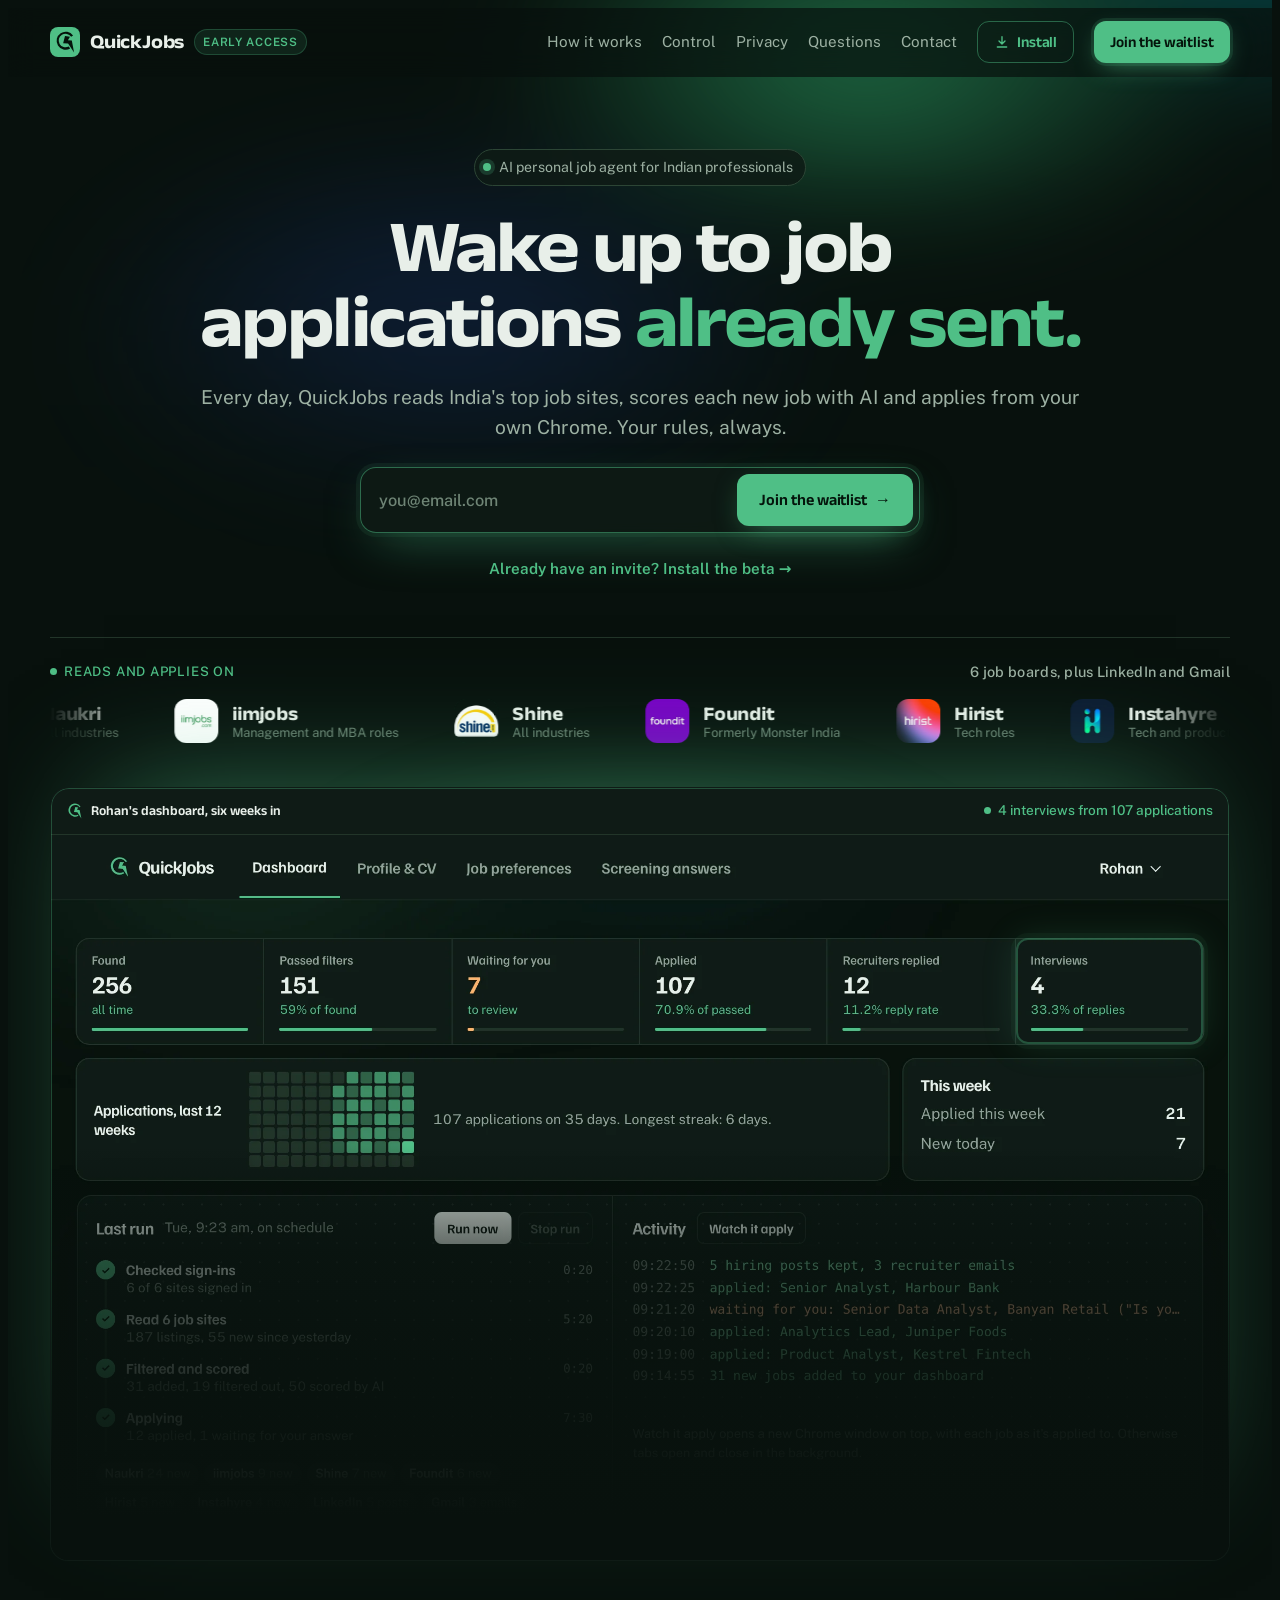
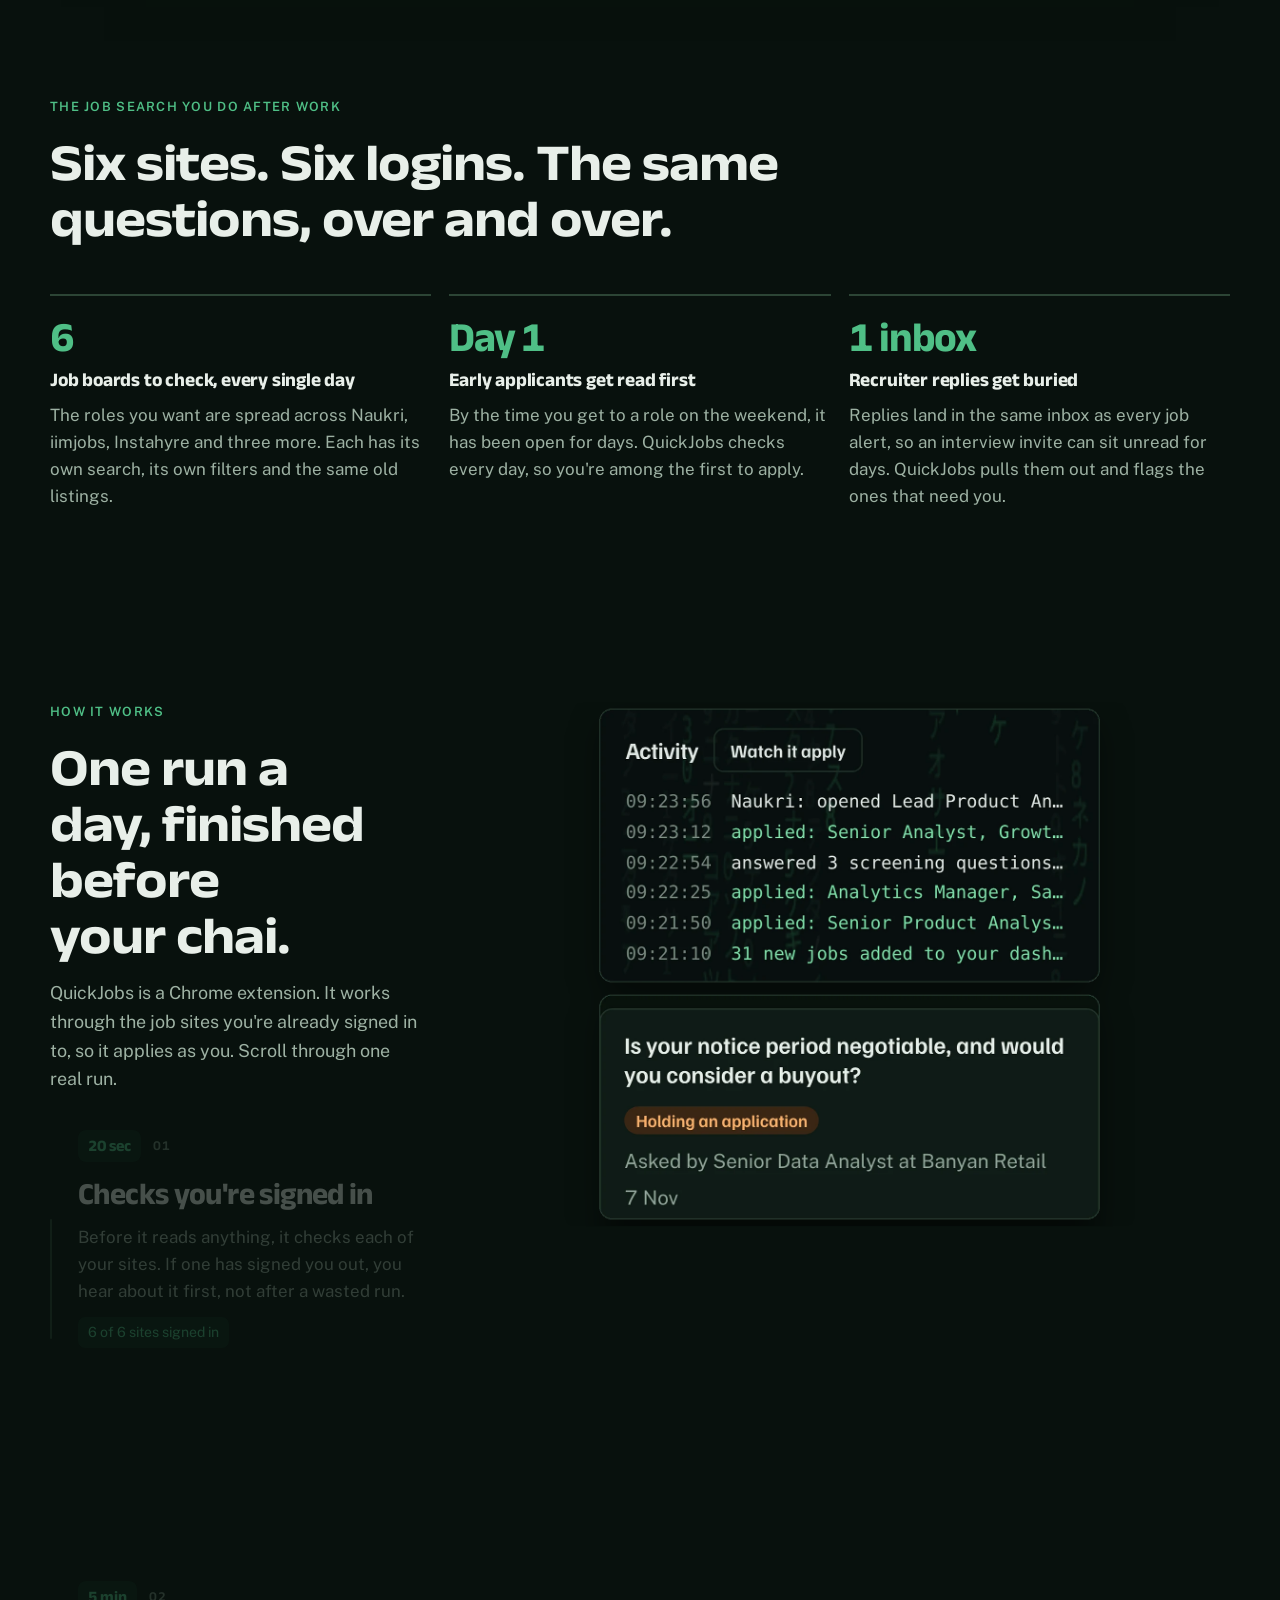
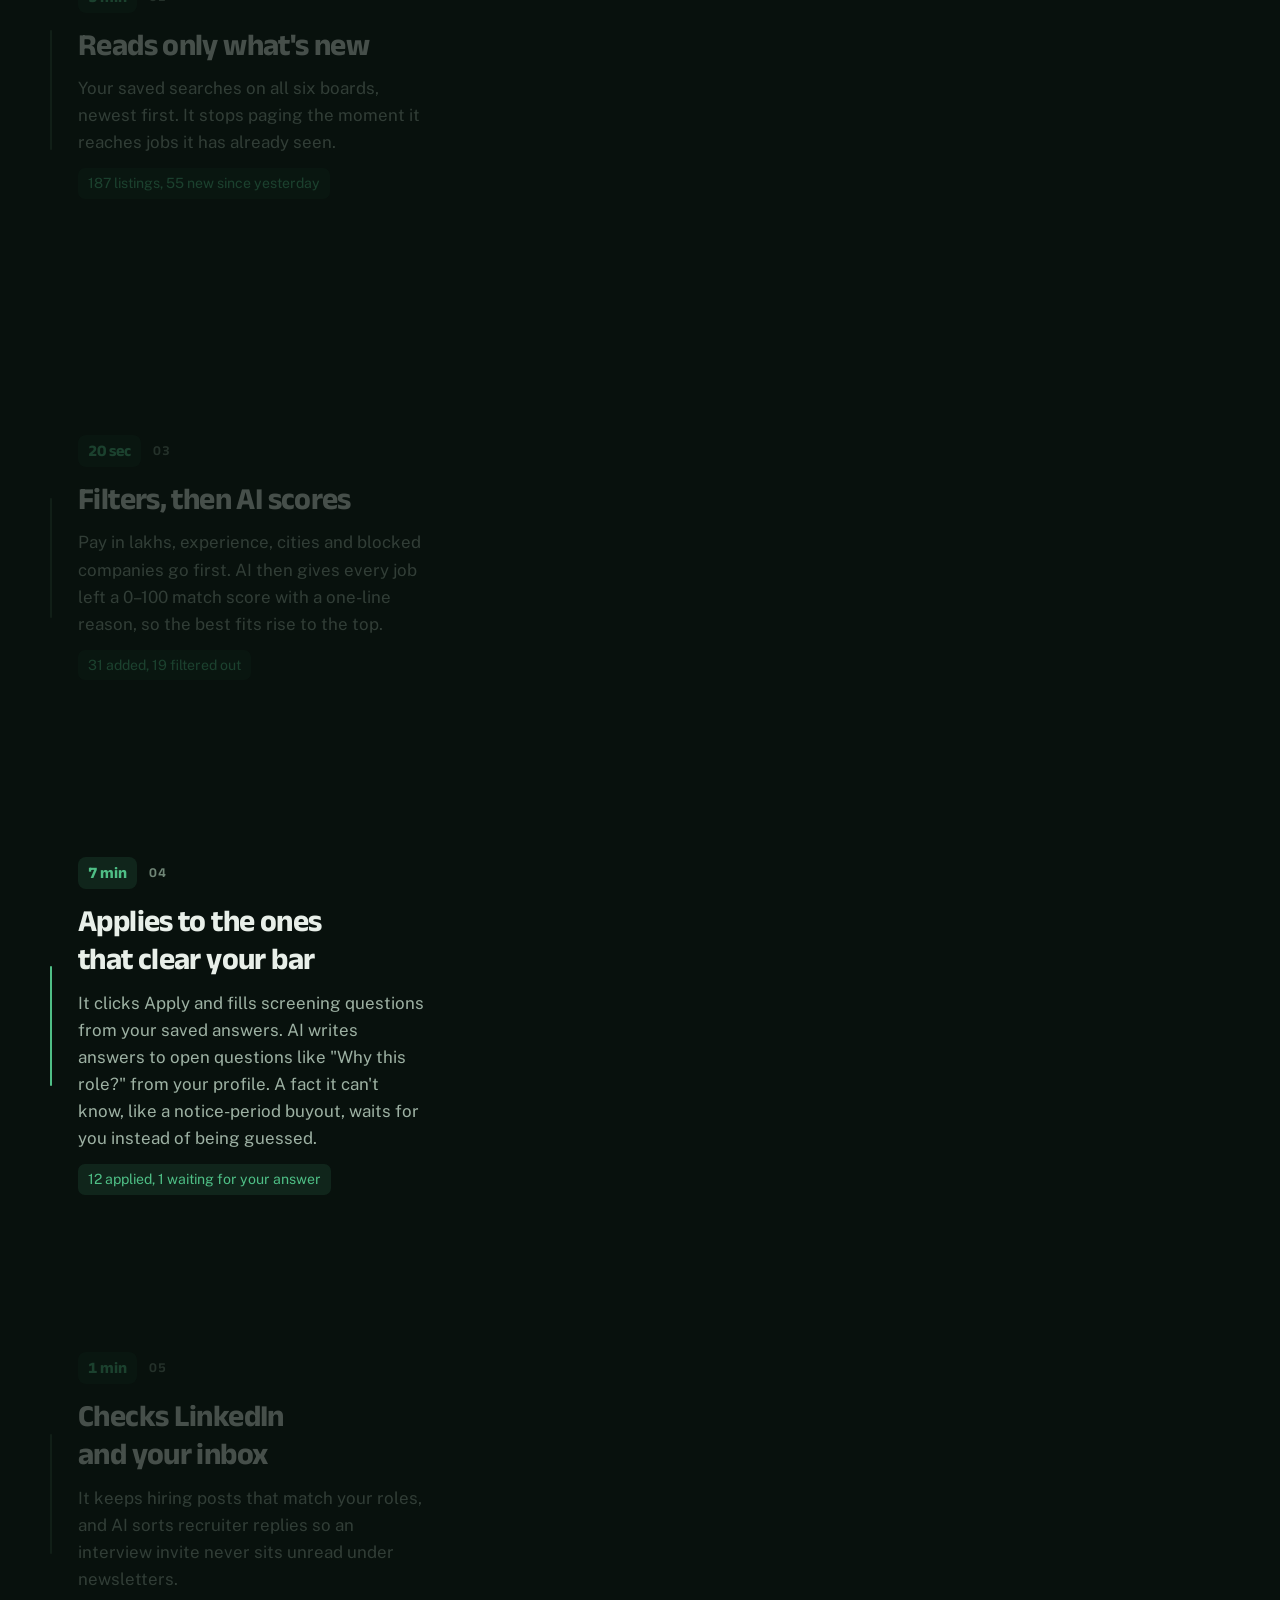
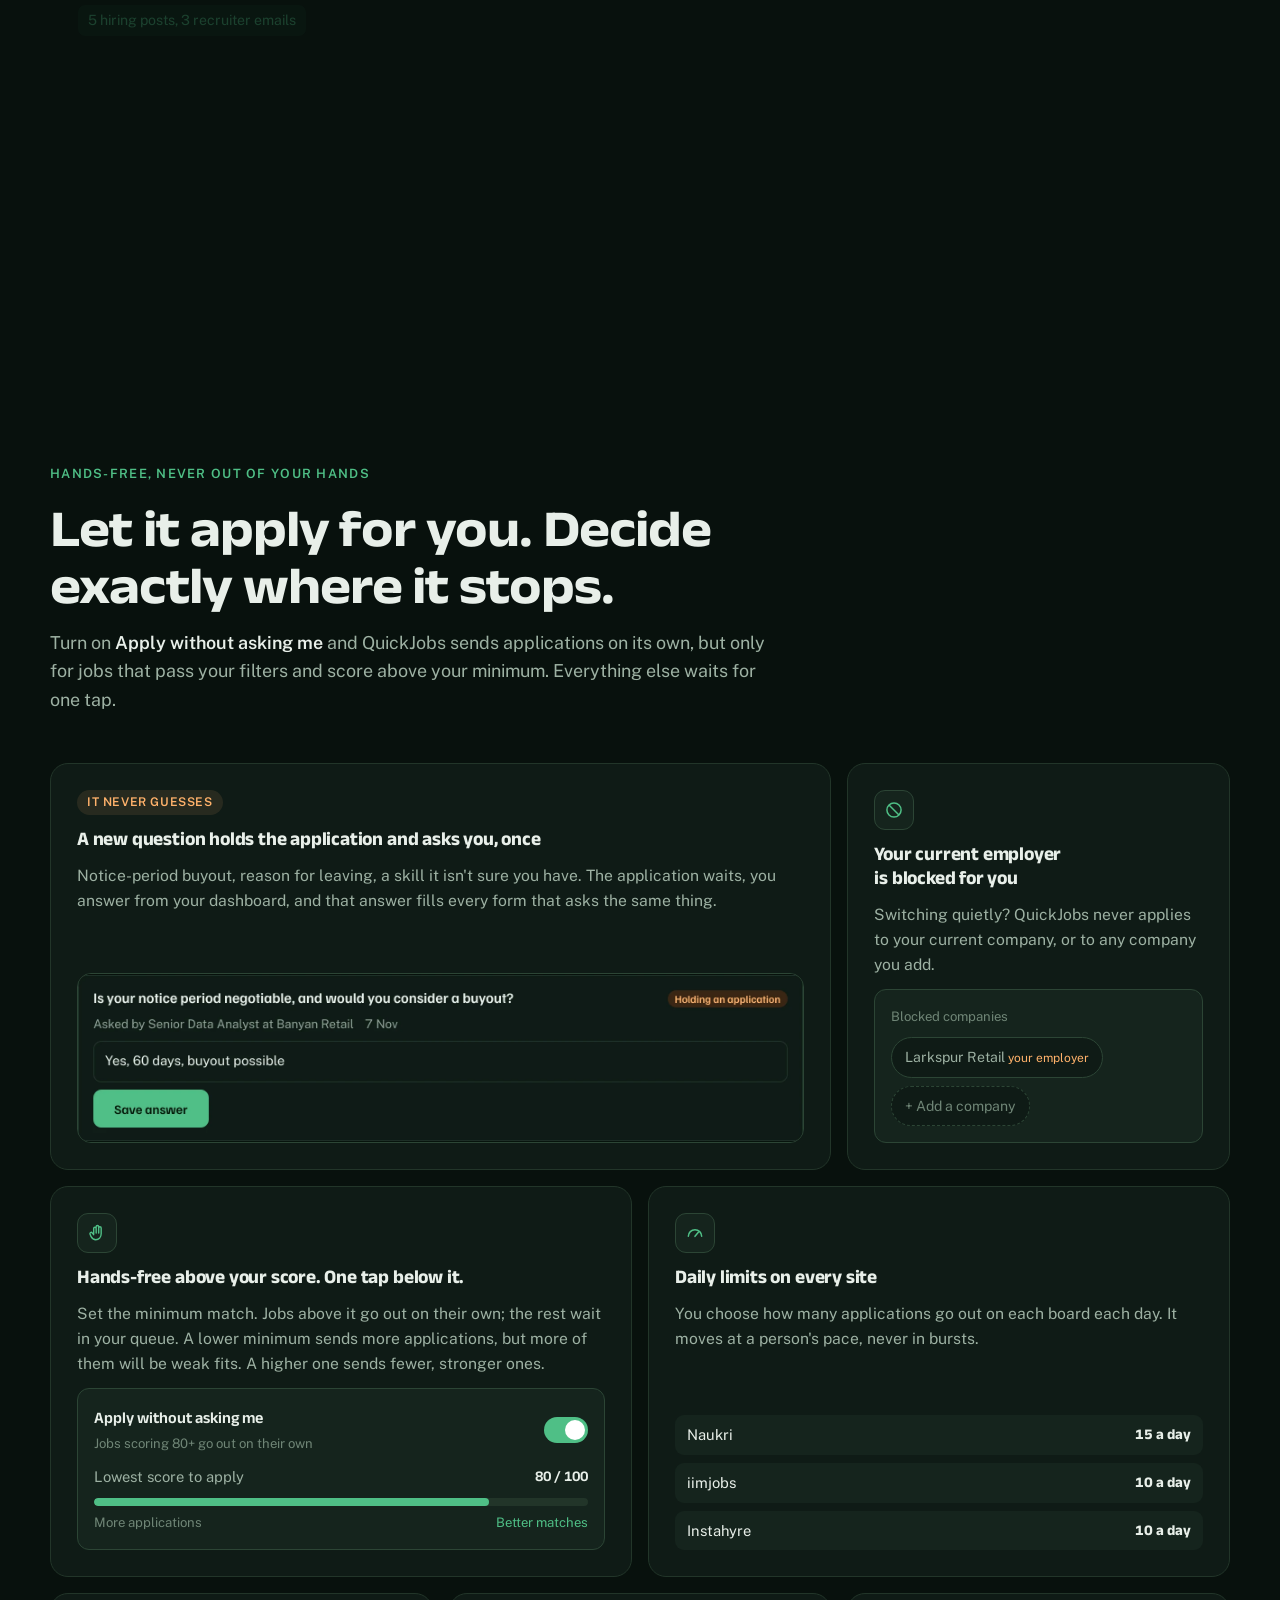
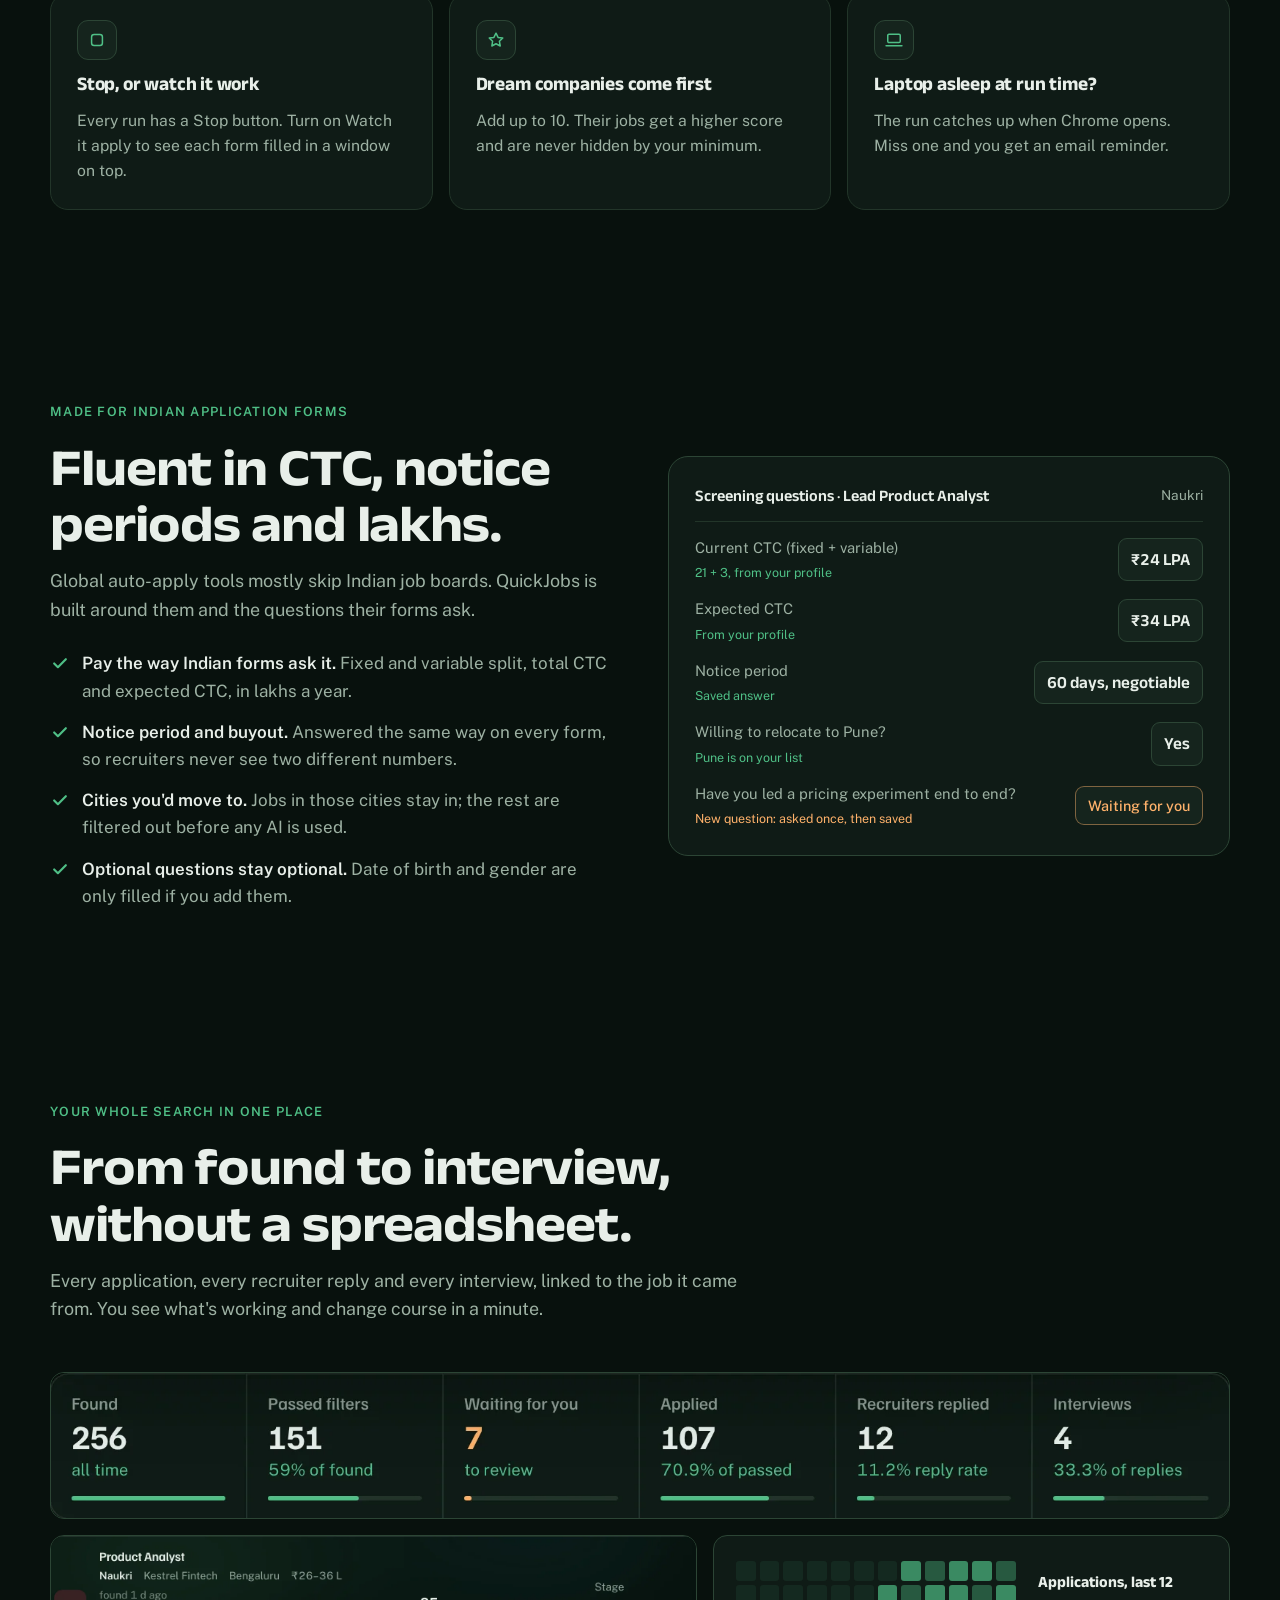
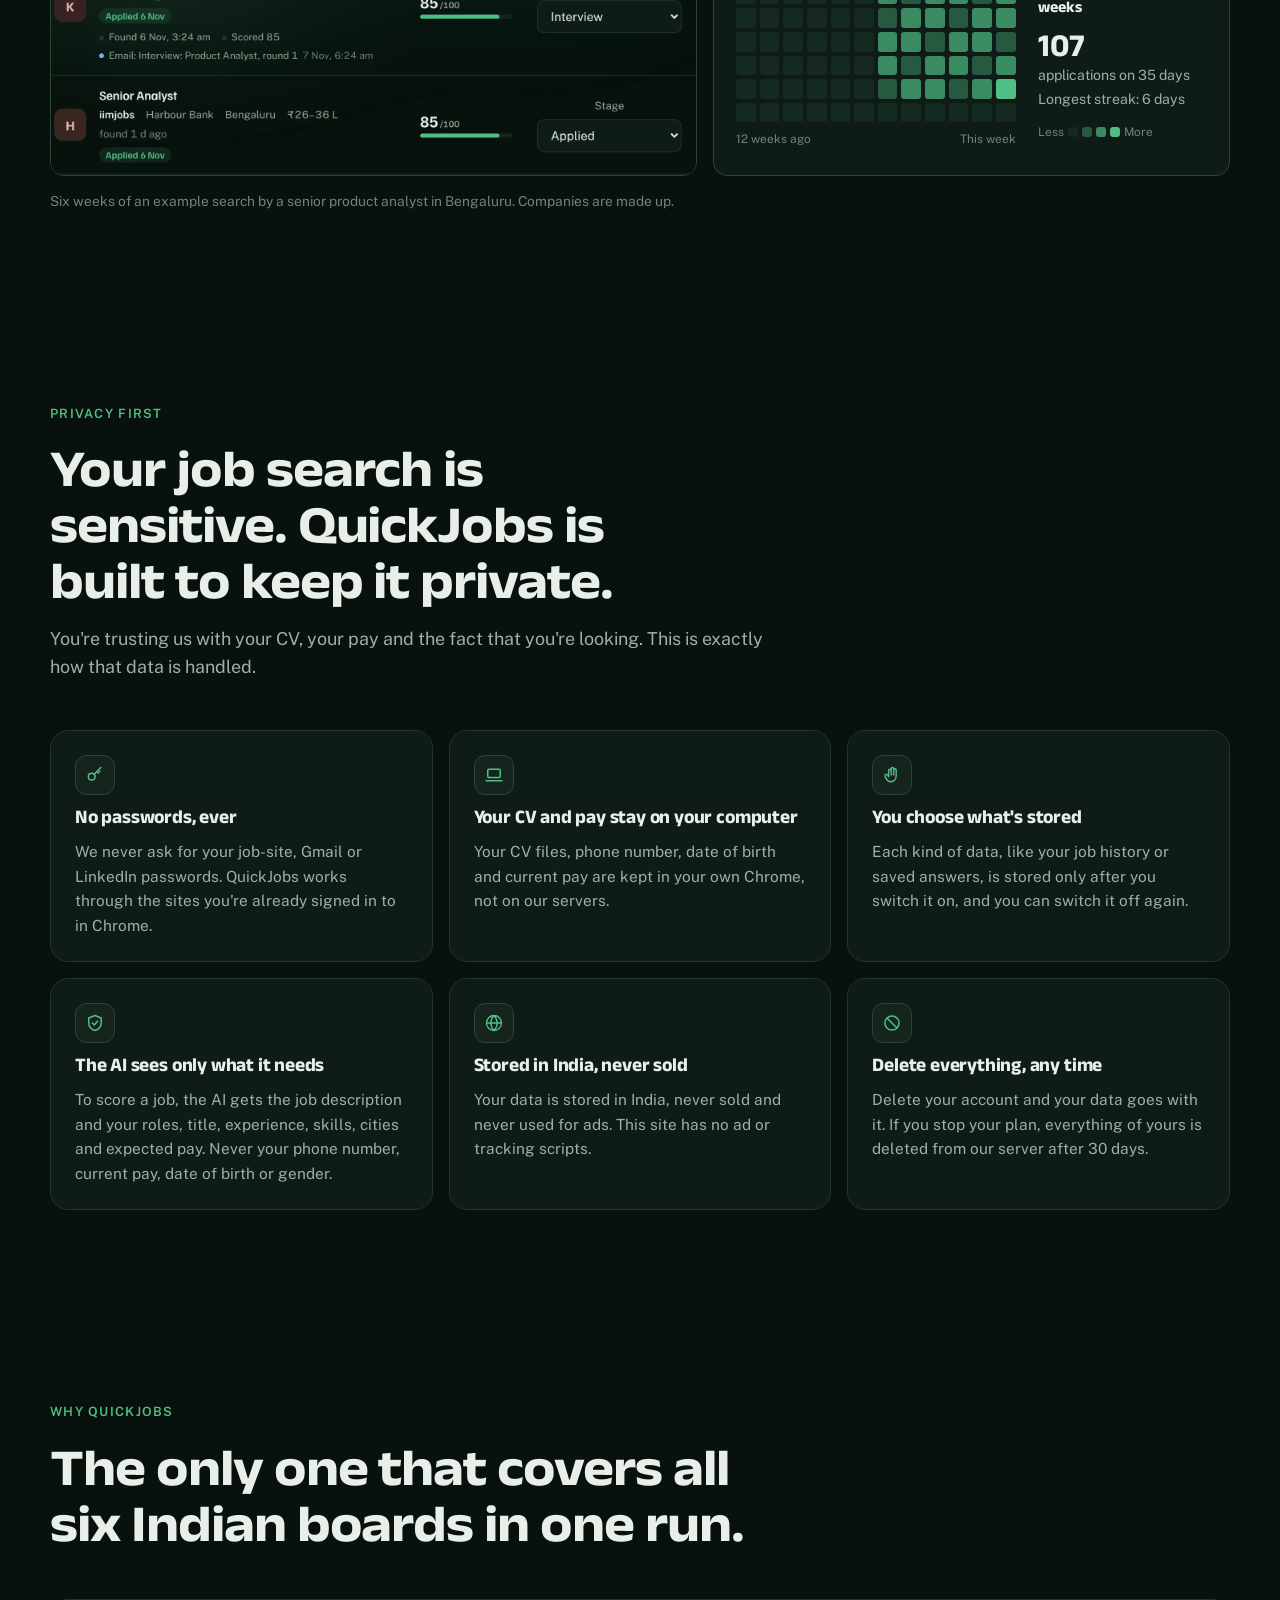
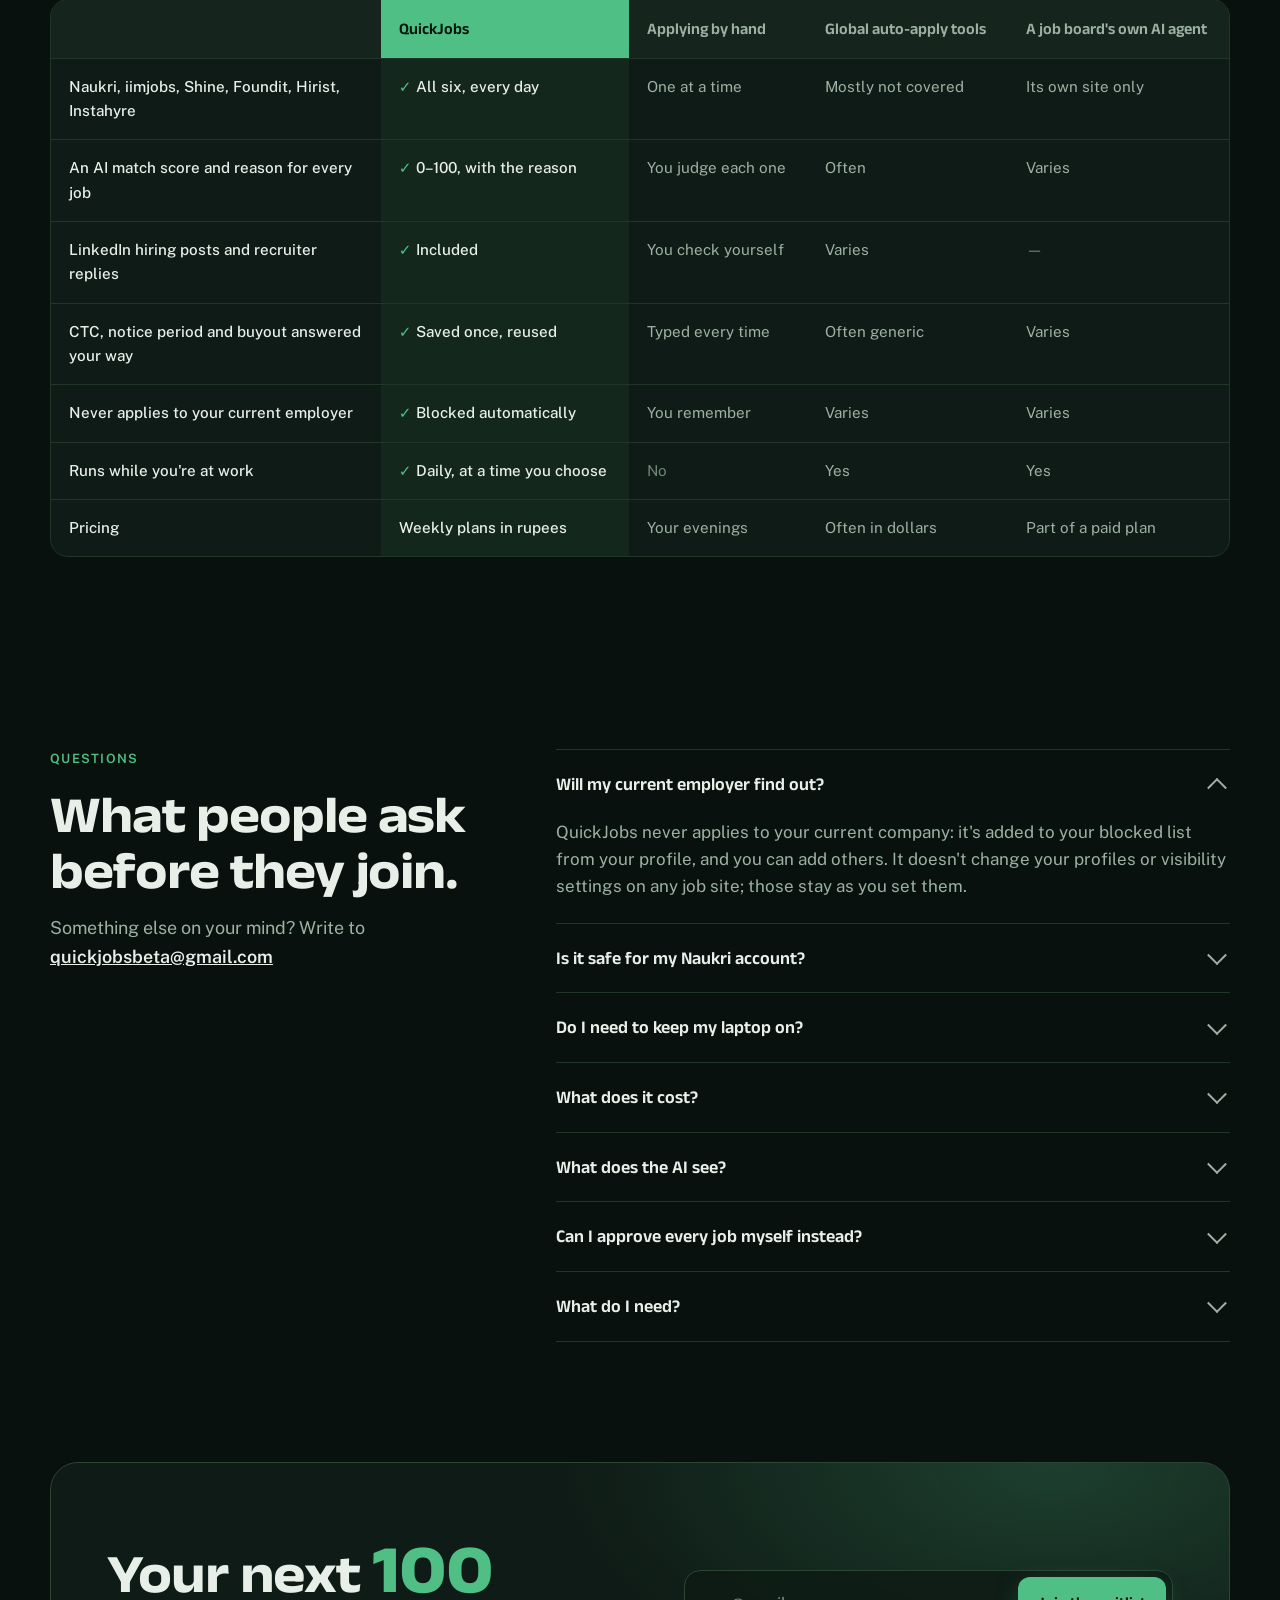
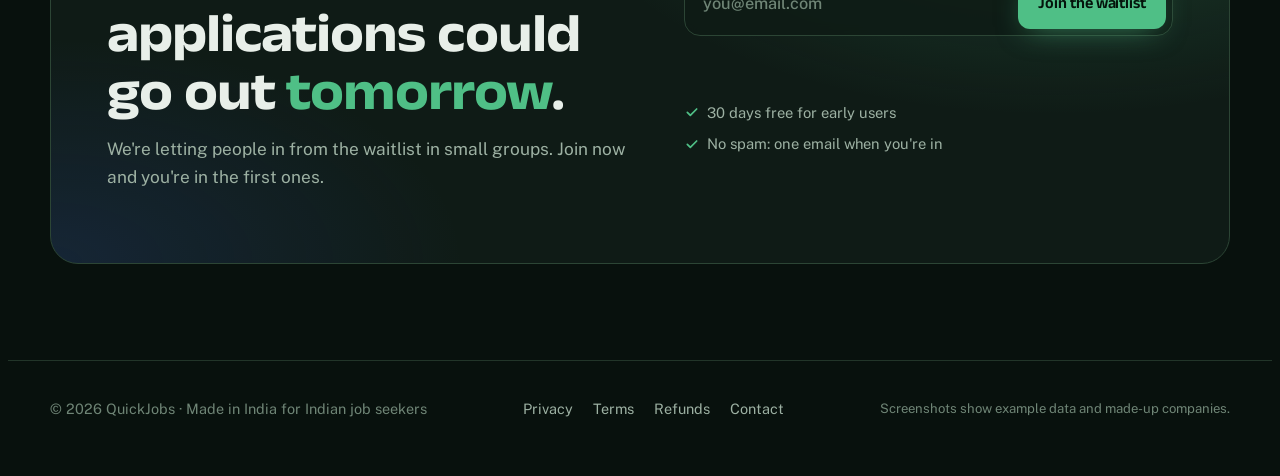
<file: site/index.html>
<!doctype html>
<html lang="en">
<head>
<meta charset="utf-8"><script>/* clean addresses: /contact, not /contact.html */(function(){var p=location.pathname,c=p.replace(/\/index\.html$/,'/').replace(/\.html$/,'');if(c!==p&&/^https?:$/.test(location.protocol))history.replaceState(null,'',c+location.search+location.hash)})();</script>
<!-- Google Tag Manager --><script>(function(w,d,s,l,i){w[l]=w[l]||[];w[l].push({'gtm.start':new Date().getTime(),event:'gtm.js'});var f=d.getElementsByTagName(s)[0],j=d.createElement(s),dl=l!='dataLayer'?'&l='+l:'';j.async=true;j.src='https://www.googletagmanager.com/gtm.js?id='+i+dl;f.parentNode.insertBefore(j,f);})(window,document,'script','dataLayer','GTM-MXN8JF9W');</script><!-- End Google Tag Manager -->
<link rel="icon" href="favicon.ico?v=1109" sizes="any"><link rel="icon" href="favicon.svg?v=1109" type="image/svg+xml"><link rel="icon" href="favicon-32.png?v=1109" sizes="32x32" type="image/png"><link rel="apple-touch-icon" href="apple-touch-icon.png?v=1109"><meta name="theme-color" content="#08110d">
<meta name="viewport" content="width=device-width,initial-scale=1,viewport-fit=cover">
<meta property="og:title" content="QuickJobs: auto apply to jobs on Naukri and 5 more sites">
<meta property="og:description" content="Auto apply to jobs on Naukri, iimjobs, Shine, Foundit, Hirist and Instahyre. QuickJobs, the AI job agent for India, scores every job and applies to the best ones from your own Chrome.">
<meta property="og:type" content="website"><meta property="og:site_name" content="QuickJobs"><meta property="og:url" content="https://quickjobs.pro/">
<meta property="og:image" content="https://quickjobs.pro/og.jpg?v=1"><meta property="og:image:secure_url" content="https://quickjobs.pro/og.jpg?v=1"><meta property="og:image:type" content="image/jpeg"><meta property="og:image:width" content="1200"><meta property="og:image:height" content="630"><meta property="og:image:alt" content="QuickJobs: wake up to job applications already sent. AI personal job agent for Indian professionals.">
<meta name="twitter:card" content="summary_large_image"><meta name="twitter:image" content="https://quickjobs.pro/og.jpg?v=1">
<title>QuickJobs - AI assisted Job applying tool</title>
<meta name="description" content="Affordable AI auto apply to jobs on Naukri, iimjobs, Foundit, Shine, Hirist and Instahyre. QuickJobs scores every job and applies to the best ones for you.">
<meta name="keywords" content="AI auto apply, affordable AI auto apply, cheap auto apply tool India, low cost job apply tool, auto apply jobs, Naukri auto apply, iimjobs auto apply, auto apply Naukri jobs, AI job apply tool India, Foundit, Shine, Hirist, Instahyre, AI job agent, Chrome extension auto apply jobs"><link rel="canonical" href="https://quickjobs.pro/">
<script type="application/ld+json">{"@context":"https://schema.org","@graph":[{"@type":"Organization","@id":"https://quickjobs.pro/#org","name":"QuickJobs","url":"https://quickjobs.pro/","logo":"https://quickjobs.pro/apple-touch-icon.png","sameAs":["https://chromewebstore.google.com/detail/quickjobs-beta/fehahcmdnhepmaalgbagnlhdefikamae"]},{"@type":"WebSite","@id":"https://quickjobs.pro/#site","name":"QuickJobs","url":"https://quickjobs.pro/","publisher":{"@id":"https://quickjobs.pro/#org"},"inLanguage":"en-IN"},{"@type":"SoftwareApplication","name":"QuickJobs","alternateName":"QuickJobs AI auto apply","url":"https://quickjobs.pro/","applicationCategory":"BusinessApplication","applicationSubCategory":"AI job application tool","operatingSystem":"Chrome on Windows, macOS, Linux","description":"Affordable AI auto apply tool for Indian job seekers. Searches Naukri, iimjobs, Foundit, Shine, Hirist and Instahyre, scores every job against your profile, answers screening questions and applies from your own Chrome.","featureList":["Auto apply on Naukri","Auto apply on iimjobs","Auto apply on Foundit, Shine, Hirist and Instahyre","AI job match scoring","Answers screening questions on CTC, notice period and experience","Approve each job or let it apply automatically"],"areaServed":"IN","publisher":{"@id":"https://quickjobs.pro/#org"},"downloadUrl":"https://chromewebstore.google.com/detail/quickjobs-beta/fehahcmdnhepmaalgbagnlhdefikamae","image":"https://quickjobs.pro/og.jpg"},{"@type":"FAQPage","mainEntity":[{"@type":"Question","name":"Will my current employer find out?","acceptedAnswer":{"@type":"Answer","text":"QuickJobs never applies to your current company: it's added to your blocked list from your profile, and you can add others. It doesn't change your profiles or visibility settings on any job site; those stay as you set them."}},{"@type":"Question","name":"Is it safe for my Naukri account?","acceptedAnswer":{"@type":"Answer","text":"It applies as you, from your own Chrome, at a person's pace and within daily limits you set. It stops at any \"verify you're human\" check instead of trying to get past it. Job sites set their own rules about automated tools, so we keep limits conservative and you can lower them any time."}},{"@type":"Question","name":"Do I need to keep my laptop on?","acceptedAnswer":{"@type":"Answer","text":"Chrome needs to be running at the run time you choose. If your laptop was asleep, the run catches up when Chrome opens, and you get an email if a run is missed."}},{"@type":"Question","name":"What does it cost?","acceptedAnswer":{"@type":"Answer","text":"Weekly plans, priced in rupees, with a cheaper monthly option. Prices are announced before launch. Early users from the waitlist get their first 30 days free."}},{"@type":"Question","name":"What does the AI see?","acceptedAnswer":{"@type":"Answer","text":"To score a job, QuickJobs sends the job description and your target roles, title, experience, skills, cities and expected pay to its AI provider. Your phone number, current pay, date of birth and gender are never sent. Reading your CV to fill in setup is optional."}},{"@type":"Question","name":"Can I approve every job myself instead?","acceptedAnswer":{"@type":"Answer","text":"Yes. That's the default. Apply without asking me is a switch you turn on when you're ready, and you can turn it off any day."}},{"@type":"Question","name":"What do I need?","acceptedAnswer":{"@type":"Answer","text":"Chrome on a Windows, Mac or Linux computer, and accounts on the job sites you want searched. Phones aren't supported yet."}}]}]}</script>
<style>
/* fonts are served from this site: no requests to Google or any other third party */
@font-face{font-family:"Anek Latin";font-style:normal;font-weight:100 800;font-stretch:75% 125%;font-display:swap;src:url(fonts/anek-latin.woff2?v=1110) format("woff2")}
@font-face{font-family:"Public Sans";font-style:normal;font-weight:400;font-display:swap;src:url(fonts/public-sans-latin-ext-400-normal.woff2?v=1110) format("woff2");unicode-range:U+0100-02BA,U+02BD-02C5,U+02C7-02CC,U+02CE-02D7,U+02DD-02FF,U+0304,U+0308,U+0329,U+1D00-1DBF,U+1E00-1E9F,U+1EF2-1EFF,U+2020,U+20A0-20AB,U+20AD-20C0,U+2113,U+2C60-2C7F,U+A720-A7FF}
@font-face{font-family:"Public Sans";font-style:normal;font-weight:400;font-display:swap;src:url(fonts/public-sans-latin-400-normal.woff2?v=1110) format("woff2");unicode-range:U+0000-00FF,U+0131,U+0152-0153,U+02BB-02BC,U+02C6,U+02DA,U+02DC,U+0304,U+0308,U+0329,U+2000-206F,U+20AC,U+2122,U+2191,U+2193,U+2212,U+2215,U+FEFF,U+FFFD}
@font-face{font-family:"Public Sans";font-style:normal;font-weight:500;font-display:swap;src:url(fonts/public-sans-latin-ext-500-normal.woff2?v=1110) format("woff2");unicode-range:U+0100-02BA,U+02BD-02C5,U+02C7-02CC,U+02CE-02D7,U+02DD-02FF,U+0304,U+0308,U+0329,U+1D00-1DBF,U+1E00-1E9F,U+1EF2-1EFF,U+2020,U+20A0-20AB,U+20AD-20C0,U+2113,U+2C60-2C7F,U+A720-A7FF}
@font-face{font-family:"Public Sans";font-style:normal;font-weight:500;font-display:swap;src:url(fonts/public-sans-latin-500-normal.woff2?v=1110) format("woff2");unicode-range:U+0000-00FF,U+0131,U+0152-0153,U+02BB-02BC,U+02C6,U+02DA,U+02DC,U+0304,U+0308,U+0329,U+2000-206F,U+20AC,U+2122,U+2191,U+2193,U+2212,U+2215,U+FEFF,U+FFFD}
@font-face{font-family:"Public Sans";font-style:normal;font-weight:600;font-display:swap;src:url(fonts/public-sans-latin-ext-600-normal.woff2?v=1110) format("woff2");unicode-range:U+0100-02BA,U+02BD-02C5,U+02C7-02CC,U+02CE-02D7,U+02DD-02FF,U+0304,U+0308,U+0329,U+1D00-1DBF,U+1E00-1E9F,U+1EF2-1EFF,U+2020,U+20A0-20AB,U+20AD-20C0,U+2113,U+2C60-2C7F,U+A720-A7FF}
@font-face{font-family:"Public Sans";font-style:normal;font-weight:600;font-display:swap;src:url(fonts/public-sans-latin-600-normal.woff2?v=1110) format("woff2");unicode-range:U+0000-00FF,U+0131,U+0152-0153,U+02BB-02BC,U+02C6,U+02DA,U+02DC,U+0304,U+0308,U+0329,U+2000-206F,U+20AC,U+2122,U+2191,U+2193,U+2212,U+2215,U+FEFF,U+FFFD}
</style>
<script>
// Waitlist goes to the live Supabase project (migration 27). The publishable key only allows what
// row-level security and the two waitlist functions allow. Set "site" to the real address once the domain exists.
window.QJ_CFG = { url: "https://igaryftppmiybqhywkwb.supabase.co", key: "sb_publishable_nxs_TkYVSCBXH8H1lZXMHg_Xxqd8hSD", site: "" };
</script>
<script src="track.js?v=1" defer></script>
<style>
/* Layout: left-weighted hero with the product stacked on the right under the aurora; long dark "night forest" scroll,
   sections alternate text-led and screenshot-led; one bold element (the aurora), everything else quiet. */
:root{
  color-scheme:dark;
  --bg:#08110d; --surface:#0f1b16; --sunk:#15241d; --line:#223529; --line-2:#2c4535;
  --fg:#e8efe9; --muted:#9db1a3; --faint:#6f8576;
  --fern:#4fbf86; --fern-ink:#04140b; --fern-soft:rgba(79,191,134,.12); --hover:#5fd197;
  --amber:#ffb26b; --blue:#7aa7ff; --forest:#2e6b3f;
  --glass:rgba(15,27,22,.86); --board:#c9d6cc; --err:#ff9b8f; --shadow:var(--shadow); --aurora:.6;
  --display:"Anek Latin","Helvetica Neue",Arial,sans-serif;
  --body:"Public Sans",system-ui,-apple-system,"Segoe UI",Roboto,sans-serif;
  --r:14px; --r-sm:10px;
  --w:1180px;
}
/* product screenshots and the hero window stay in the product's own dark look */
.win,.pop{--surface:#0f1b16;--line:#223529;--line-2:#2c4535;--fg:#e8efe9;--muted:#9db1a3;--fern:#4fbf86;color:var(--fg)}
*{box-sizing:border-box}
[hidden]{display:none!important}
main{overflow-x:clip}
html{scroll-behavior:smooth}
@media (prefers-reduced-motion:reduce){html{scroll-behavior:auto}}
body{background:var(--bg);color:var(--fg);font-family:var(--body);font-size:17px;line-height:1.6;-webkit-font-smoothing:antialiased;overflow-x:hidden;isolation:isolate}
body::before{content:"";position:fixed;inset:0 0 auto;height:env(safe-area-inset-top,0px);z-index:60;background:var(--bg)}
.gut{padding-left:max(16px,env(safe-area-inset-left,0px));padding-right:max(16px,env(safe-area-inset-right,0px))}
.wrap{max-width:var(--w);margin:0 auto}
h1,h2{font-stretch:112%}
h1,h2,h3{font-family:var(--display);font-weight:700;letter-spacing:-.02em;line-height:1.08;margin:0;text-wrap:balance}
h2{font-size:clamp(2rem,4.2vw,3.25rem)}
h3{font-size:1.2rem;letter-spacing:-.01em;line-height:1.25}
p{margin:0}
a{color:var(--fern)}
img{max-width:100%;display:block;height:auto}
.tab{font-variant-numeric:tabular-nums}
:focus-visible{outline:2px solid var(--fern);outline-offset:3px;border-radius:6px}

/* aurora */
.aurora{position:absolute;inset:-20% -25% auto -25%;height:1100px;z-index:-1;pointer-events:none;filter:blur(60px) saturate(130%);opacity:var(--aurora);
  background:radial-gradient(28% 24% at 62% 26%,rgba(79,191,134,.9),transparent 70%),radial-gradient(24% 22% at 84% 14%,rgba(32,170,180,.7),transparent 70%),radial-gradient(30% 26% at 40% 52%,rgba(52,86,200,.5),transparent 70%);
  -webkit-mask-image:linear-gradient(to bottom,#000 0%,#000 35%,transparent 80%);mask-image:linear-gradient(to bottom,#000 0%,#000 35%,transparent 80%)}
@media (prefers-reduced-motion:no-preference){.aurora{animation:drift 24s ease-in-out infinite alternate}
  @keyframes drift{0%{transform:translate(0,0) rotate(0)}50%{transform:translate(3%,-2%) rotate(5deg)}100%{transform:translate(-3%,3%) rotate(-4deg)}}}

/* nav */
.nav{position:sticky;top:env(safe-area-inset-top,0px);z-index:50;background:color-mix(in srgb,var(--bg) 70%,transparent);backdrop-filter:blur(14px);-webkit-backdrop-filter:blur(14px);border-bottom:1px solid transparent;transition:border-color .2s}
.nav.scrolled{border-bottom-color:var(--line)}
.nav .wrap{display:flex;align-items:center;justify-content:space-between;gap:16px;height:68px}
.logo{display:flex;align-items:center;gap:10px;font-family:var(--display);font-weight:700;font-stretch:112%;font-size:1.2rem;color:var(--fg);text-decoration:none;letter-spacing:-.01em}
.logo svg{width:30px;height:30px;flex:none}
.badge{font-size:.72rem;font-weight:600;letter-spacing:.06em;text-transform:uppercase;color:var(--fern);background:var(--fern-soft);border:1px solid rgba(79,191,134,.25);padding:3px 8px;border-radius:999px;font-family:var(--body)}
.nav-r{display:flex;align-items:center;gap:20px}
.nav-r a.lnk{color:var(--muted);text-decoration:none;font-size:.95rem}
.nav-r a.lnk:hover{color:var(--fg)}
.badge,.nav-r a.lnk{white-space:nowrap}
@media (max-width:1120px){.nav-r a.lnk{display:none}}
@media (max-width:640px){.logo .badge{display:none}}

/* buttons and form */
.btn{appearance:none;border:0;cursor:pointer;font:600 1rem/1 var(--display);letter-spacing:-.005em;border-radius:12px;padding:0 20px;height:52px;display:inline-flex;align-items:center;justify-content:center;gap:8px;text-decoration:none;white-space:nowrap;transition:transform .15s,background .15s,box-shadow .15s}
.btn-p{background:var(--fern);color:var(--fern-ink);box-shadow:0 8px 30px -10px rgba(79,191,134,.65)}
.btn-p:hover{background:var(--hover);transform:translateY(-1px)}
.btn-p:active{transform:translateY(0)}
.btn-s{height:42px;font-size:.95rem;padding:0 16px}
.btn-o{background:transparent;color:var(--fern);border:1px solid rgba(79,191,134,.45)}
.btn-o:hover{border-color:var(--fern);background:var(--fern-soft)}
.nav-inst{gap:7px}
.nav-inst svg{width:16px;height:16px}
.nav-inst[aria-current]{background:var(--fern-soft);border-color:var(--fern)}
.btn-g{background:transparent;color:var(--fg);border:1px solid var(--line-2)}
.btn-g:hover{border-color:var(--fern)}
.btn[disabled]{opacity:.7;cursor:progress}
.join{display:flex;gap:10px;max-width:520px;padding:6px;background:var(--glass);border:1px solid var(--line-2);border-radius:16px;backdrop-filter:blur(6px)}
.join input{flex:1;min-width:0;background:transparent;border:0;color:var(--fg);font:500 1.02rem var(--body);padding:0 12px;height:52px}
.join input::placeholder{color:var(--faint)}
.join input:focus{outline:none}
.join:focus-within{border-color:var(--fern);box-shadow:0 0 0 4px rgba(79,191,134,.15)}
.err{color:var(--err);font-size:.92rem;margin-top:10px;min-height:1.4em}
.ticks{display:flex;flex-wrap:wrap;gap:8px 20px;margin-top:6px;color:var(--muted);font-size:.92rem}
.ticks span{display:inline-flex;align-items:center;gap:7px}
.ticks svg{width:16px;height:16px;color:var(--fern);flex:none}
@media (max-width:520px){.join{flex-direction:column;padding:8px}.join input{height:48px}.join .btn{width:100%}}

/* hero */
.hero{position:relative;padding-block:56px 40px}
.hero-grid{display:grid;grid-template-columns:minmax(0,1.05fr) minmax(0,1fr);gap:56px;align-items:end}
.hero-side{display:flex;flex-direction:column;gap:22px;min-width:0}
.hero-side .err:empty{display:none}
/* hero, layout A: one centred column (pill, headline, paragraph, form, install link), then the job boards, then the dashboard */
@media (min-width:641px){
  .hero{padding-block:72px 40px}
  .hero-grid{grid-template-columns:1fr;justify-items:center;text-align:center;gap:24px;max-width:1080px;margin-inline:auto}
  .hero-copy,.hero-side{align-items:center;gap:24px}
  .hero .pill{align-self:center}
  .hero h1{font-size:clamp(3rem,5.6vw,5rem);line-height:1}
  .hero .lede{max-width:46em;font-size:1.2rem}
  .hero .joinbox{width:min(100%,560px);text-align:left}
  .hero .join{max-width:none}
  .hero .err{text-align:center}
  .hero .inst-link{align-self:center;margin-top:0}
  .hero .boards{margin-top:56px}
  .hero .stage{margin-top:44px}
}

/* dashboard lifted off the page: a soft green halo from its top edge, a faint lit rim, depth below */
.hero .stage .win{position:relative;border-color:rgba(79,191,134,.32);
  box-shadow:0 -34px 110px -26px rgba(79,191,134,.5),0 0 0 1px rgba(79,191,134,.1),0 50px 90px -40px rgba(0,0,0,.85)}
.hero .stage .win::before{content:"";position:absolute;left:12%;right:12%;top:-1px;height:1px;z-index:2;pointer-events:none;
  background:linear-gradient(90deg,transparent,rgba(170,245,205,.95),transparent)}
.hero .stage::before{inset:-6% 8% auto;height:60%;background:radial-gradient(55% 60% at 50% 45%,rgba(79,191,134,.34),transparent 72%);filter:blur(34px)}

/* the dashboard fades out below the numbers and the 12-week grid: the run details stay a glimpse, not a wall */
@media (min-width:641px){
  .hero .stage .win::after{content:"";position:absolute;left:-2px;right:-2px;bottom:-2px;height:54%;z-index:3;pointer-events:none;
    background:linear-gradient(to bottom,rgba(8,17,13,0) 0%,rgba(8,17,13,.62) 26%,rgba(8,17,13,.88) 58%,#08110d 90%)}
}
/* the frame's outline fades out with the dashboard */
@media (min-width:641px){
  .hero .stage .win{border-color:transparent;box-shadow:0 -46px 120px -54px rgba(79,191,134,.55)}
  .win-edge{position:absolute;inset:0;border:1px solid rgba(79,191,134,.32);border-radius:inherit;pointer-events:none;z-index:4;
    -webkit-mask-image:linear-gradient(to bottom,#000 40%,transparent 88%);mask-image:linear-gradient(to bottom,#000 40%,transparent 88%)}
}
/* Join the waitlist: the one thing to do here. A soft halo on the form, an arrow, and a slow light sweep across the button */
.hero .joinbox .join{border-color:rgba(79,191,134,.5);box-shadow:0 0 0 4px rgba(79,191,134,.08),0 18px 50px -18px rgba(79,191,134,.55)}
.hero .joinbox .join:focus-within{border-color:var(--fern);box-shadow:0 0 0 4px rgba(79,191,134,.18),0 18px 50px -16px rgba(79,191,134,.65)}
.hero .join .btn{position:relative;overflow:hidden;padding:0 22px;gap:8px}
.hero .join .btn::before{content:"→";order:2;font-weight:700;transition:transform .2s ease}
.hero .join .btn:hover::before{transform:translateX(3px)}
.hero .join .btn::after{content:"";position:absolute;inset:0;background:linear-gradient(105deg,transparent 35%,rgba(255,255,255,.5) 50%,transparent 65%);transform:translateX(-130%);pointer-events:none}
@media (prefers-reduced-motion:no-preference){.hero .join .btn::after{animation:qj-sheen 6s ease-in-out 1.5s infinite}
  @keyframes qj-sheen{0%,72%{transform:translateX(-130%)}88%,100%{transform:translateX(130%)}}}
.nav-r .btn-p{box-shadow:0 0 0 3px rgba(79,191,134,.14),0 8px 26px -8px rgba(79,191,134,.7)}

.hero-copy{display:flex;flex-direction:column;gap:22px;min-width:0}
.pill{align-self:flex-start;display:inline-flex;align-items:center;gap:8px;font-size:.88rem;color:var(--muted);border:1px solid var(--line-2);background:var(--glass);padding:6px 12px 6px 8px;border-radius:999px}
.pill i{width:8px;height:8px;border-radius:50%;background:var(--fern);box-shadow:0 0 0 4px rgba(79,191,134,.2)}
.hero h1{font-size:clamp(2.6rem,6.2vw,4.6rem);letter-spacing:-.035em;line-height:1.02}
.hero h1 em{font-style:normal;color:var(--fern)}
.lede{font-size:1.15rem;color:var(--muted);max-width:34em}
.lede b{color:var(--fg);font-weight:600}
@media (max-width:960px){.hero-grid{grid-template-columns:1fr;gap:22px}}

.stage{position:relative;min-width:0;margin-top:40px;perspective:1600px}
.stage::before{content:"";position:absolute;inset:8% 6% -6%;background:radial-gradient(60% 60% at 50% 40%,rgba(79,191,134,.28),transparent 70%);filter:blur(40px);z-index:-1}
.win-img.dash-img{aspect-ratio:auto;position:relative}
.dash-img img{display:block;width:100%;height:auto}
.hl-ring{position:absolute;left:var(--rx,81.9%);top:var(--ry,14.3%);width:var(--rw,15.9%);height:var(--rh,14.5%);border:2px solid var(--fern);border-radius:12px;box-shadow:0 0 0 5px rgba(79,191,134,.16),0 0 36px rgba(79,191,134,.45);pointer-events:none}
@media (prefers-reduced-motion:no-preference){
  .win{animation:rise 1.1s cubic-bezier(.2,.75,.2,1) .15s both;transform-origin:50% 0}
  @keyframes rise{from{opacity:0;transform:translateY(40px) rotateX(14deg)}to{opacity:1;transform:none}}
  .hl-ring{animation:ring 2.4s ease-in-out 1.3s infinite both}
  @keyframes ring{0%,100%{opacity:.35}50%{opacity:1}}}
@media (max-width:640px){.hl-ring{--rx:64.6%;--ry:32.4%;--rw:29.2%;--rh:18.7%}.stage{margin-top:32px}}
.win{border:1px solid var(--line-2);border-radius:18px;background:var(--surface);overflow:hidden;box-shadow:0 40px 80px -30px var(--shadow),0 0 0 1px rgba(255,255,255,.02) inset}
.win-bar{display:flex;align-items:center;justify-content:space-between;gap:12px;padding:12px 16px;border-bottom:1px solid var(--line);font-size:.85rem;color:var(--muted)}
.win-bar b{color:var(--fg);font-family:var(--display);font-weight:600;display:flex;align-items:center;gap:8px}
.win-bar b svg{width:16px;height:16px;color:var(--fern)}
.live{display:inline-flex;align-items:center;gap:7px;color:var(--fern);font-weight:500}
.live i{width:7px;height:7px;border-radius:50%;background:var(--fern)}
@media (prefers-reduced-motion:no-preference){.live i{animation:pulse 1.6s ease-in-out infinite}@keyframes pulse{50%{opacity:.35}}}
.win-img{aspect-ratio:1608/1190;overflow:hidden}
.win-img img{width:100%}
.pop{position:absolute;left:-36px;bottom:0;width:min(40%,236px);border-radius:16px;overflow:hidden;border:1px solid var(--line-2);box-shadow:0 30px 60px -20px var(--shadow)}
.toast{position:absolute;right:-14px;top:34%;display:flex;align-items:center;gap:12px;background:var(--glass);border:1px solid rgba(79,191,134,.35);border-radius:14px;padding:12px 16px;box-shadow:0 20px 50px -18px var(--shadow);backdrop-filter:blur(8px);max-width:290px}
.toast .ck{width:30px;height:30px;border-radius:50%;background:var(--fern);color:var(--fern-ink);display:grid;place-items:center;flex:none}
.toast .ck svg{width:16px;height:16px}
.toast p{font-size:.86rem;line-height:1.35;color:var(--muted)}
.toast p b{display:block;color:var(--fg);font-weight:600;font-size:.92rem}
@media (prefers-reduced-motion:no-preference){.pop{animation:float 7s ease-in-out infinite}.toast{animation:float 7s ease-in-out -3.5s infinite}@keyframes float{50%{transform:translateY(-8px)}}}
@media (max-width:960px){.pop{left:-6px}.toast{right:-6px}}
@media (max-width:560px){.stage{padding-bottom:40px}.pop{width:42%}.toast{display:none}.win-bar .long{display:none}}

.boards{margin-top:44px;padding-top:22px;border-top:1px solid var(--line);display:flex;flex-direction:column;gap:16px}
@media (prefers-reduced-motion:no-preference){.boards{animation:boards-in .9s cubic-bezier(.2,.75,.2,1) .5s both}
  @keyframes boards-in{from{opacity:0;transform:translateY(14px)}to{opacity:1;transform:none}}}
.boards-h{display:flex;flex-wrap:wrap;align-items:center;justify-content:space-between;gap:8px 16px;font-size:.82rem;letter-spacing:.06em;text-transform:uppercase;font-weight:600;color:var(--faint)}
.boards-n{letter-spacing:.02em;text-transform:none;font-weight:500;color:var(--muted);font-size:.9rem}
.marq{overflow:hidden;-webkit-mask-image:linear-gradient(90deg,transparent,#000 7%,#000 93%,transparent);mask-image:linear-gradient(90deg,transparent,#000 7%,#000 93%,transparent)}
.marq-track{display:flex;width:max-content}
@media (prefers-reduced-motion:no-preference){.marq{touch-action:pan-y;cursor:grab;user-select:none;-webkit-user-select:none}.marq.drag{cursor:grabbing}.marq img{-webkit-user-drag:none;pointer-events:none}.marq-track{will-change:transform}}
.marq-grp{list-style:none;margin:0;padding:0 56px 0 0;display:flex;align-items:center;gap:56px}
.mq{display:flex;align-items:center;gap:14px;white-space:nowrap}
.mono{position:relative;width:44px;height:44px;border-radius:12px;display:grid;place-items:center;background:var(--fern-soft);font-family:var(--display);font-weight:700;font-stretch:112%;font-size:1.1rem;color:var(--fern);flex:none}
.mono img{position:absolute;inset:0;width:100%;height:100%;object-fit:contain;border-radius:12px;background:var(--bg)}
.mq-t{display:flex;flex-direction:column;line-height:1.2}
.mq-t b{font-family:var(--display);font-weight:700;font-stretch:108%;font-size:1.2rem;color:var(--fg);letter-spacing:-.01em}
.mq-t small{font-size:.8rem;color:var(--faint)}
.mq.plus .mono{color:var(--blue);background:rgba(122,167,255,.12);font-size:.95rem}
.mq.plus .mq-t small{color:var(--blue)}
@media (prefers-reduced-motion:reduce){.marq{-webkit-mask-image:none;mask-image:none}.marq-track{width:auto}.marq-grp{flex-wrap:wrap;padding:0}.marq-grp[aria-hidden]{display:none}}

/* sections */
section{padding-block:96px}
.sec-head{display:flex;flex-direction:column;gap:16px;max-width:760px;margin-bottom:48px}
.eyebrow{font-size:.8rem;letter-spacing:.1em;text-transform:uppercase;color:var(--fern);font-weight:600}
.sec-head p{color:var(--muted);font-size:1.12rem;max-width:40em}
@media (max-width:640px){section{padding-block:68px}.sec-head{margin-bottom:32px}}

/* pain */
.pain{display:grid;grid-template-columns:repeat(3,minmax(0,1fr));gap:18px}
.pain div{border-top:2px solid var(--line-2);padding-top:20px;display:flex;flex-direction:column;gap:10px}
.pain .n{font-family:var(--display);font-size:2.6rem;font-weight:700;color:var(--fern);line-height:1;letter-spacing:-.03em}
.pain p{color:var(--muted)}
@media (max-width:820px){.pain{grid-template-columns:1fr}}

/* run timeline */
.run{display:grid;grid-template-columns:minmax(0,.9fr) minmax(0,1.1fr);gap:56px;align-items:start}
.steps{list-style:none;margin:0;padding:0;display:flex;flex-direction:column}
.steps li{display:grid;grid-template-columns:78px 1fr;gap:18px;padding:18px 0;border-bottom:1px solid var(--line);position:relative}
.steps li:first-child{border-top:1px solid var(--line)}
.steps time{font-family:var(--display);font-weight:600;font-size:1.05rem;color:var(--faint);padding-top:1px;transition:color .3s}
.steps h3{font-size:1.12rem;transition:color .3s}
.steps p{color:var(--muted);font-size:.98rem;margin-top:4px}
.steps .out{display:inline-block;margin-top:8px;font-size:.85rem;color:var(--fern);background:var(--fern-soft);border-radius:6px;padding:2px 8px}
.steps li.on time{color:var(--fern)}
.steps li::before{content:"";position:absolute;left:-16px;top:18px;bottom:18px;width:2px;border-radius:2px;background:transparent;transition:background .3s}
.steps li.on::before{background:var(--fern)}
.run-shot{position:sticky;top:96px;display:flex;flex-direction:column;gap:16px;min-width:0}
.shot{border:1px solid var(--line-2);border-radius:var(--r);overflow:hidden;background:var(--surface);box-shadow:0 30px 70px -35px var(--shadow)}
.cap{font-size:.86rem;color:var(--faint)}
@media (max-width:960px){.run{grid-template-columns:1fr;gap:36px}.run-shot{position:static;order:-1}.steps li::before{display:none}}

/* how it works: one step and one screenshot at a time */
.story{display:grid;grid-template-columns:minmax(0,.66fr) minmax(0,1.34fr);gap:44px;align-items:start}
.story-steps{list-style:none;margin:0;padding:0 0 16vh;display:flex;flex-direction:column}
.st{min-height:52vh;display:flex;flex-direction:column;justify-content:center;gap:12px;padding-left:28px;position:relative;transition:opacity .45s ease}
.st::before{content:"";position:absolute;left:0;top:calc(50% - 60px);height:120px;width:2px;border-radius:2px;background:var(--line-2);transition:background .45s}
.st-meta{display:flex;align-items:center;gap:12px}
.st .dur{font-family:var(--display);font-weight:700;font-size:1rem;color:var(--fern);background:var(--fern-soft);border-radius:8px;padding:3px 10px}
.st-n{font-family:var(--display);font-weight:600;font-size:.85rem;color:var(--faint);letter-spacing:.06em}
.st h3{font-size:clamp(1.5rem,2.4vw,2rem);letter-spacing:-.02em}
.st p{color:var(--muted);font-size:1.06rem;max-width:30em}
.st .out{align-self:flex-start;font-size:.88rem;color:var(--fern);background:var(--fern-soft);border-radius:7px;padding:4px 10px}
.st-shot{display:none;margin:8px 0 0;flex-direction:column;gap:12px}
.story.js .st{opacity:.28}
.story.js .st.on{opacity:1}
.story.js .st.on::before{background:var(--fern)}
.story-stage{position:sticky;top:var(--stt,96px)}
.story-l .sec-head{margin-bottom:8px}
.st:first-child{min-height:0;padding-top:28px;padding-bottom:12vh}
.stage-in{display:flex;flex-direction:column;gap:0;border:0;border-radius:0;padding:0;
  background:radial-gradient(70% 60% at 70% 0%,rgba(79,191,134,.14),transparent 70%),radial-gradient(60% 60% at 0% 100%,rgba(52,86,200,.12),transparent 70%),var(--surface);
  background:none!important;box-shadow:none}
.stage-head,.stage-foot{display:flex;align-items:center;justify-content:space-between;gap:12px;font-size:.85rem;color:var(--faint)}
.stage-foot .count{color:var(--muted)}.stage-foot .count b{color:var(--fg);font-family:var(--display)}
.frames{position:relative;width:100%;aspect-ratio:16/11;max-height:calc(100vh - 120px)}
.fr{position:absolute;inset:0;display:flex;flex-direction:column;align-items:center;justify-content:center;gap:14px;opacity:0;
  transform:translateY(48px) scale(.97);transition:opacity .5s ease,transform .7s cubic-bezier(.2,.75,.2,1);pointer-events:none}
.fr.past{transform:translateY(-48px) scale(.97)}
.fr.on{opacity:1;transform:none}
.fr img{width:100%;height:100%;object-fit:contain}
.stage-bar{flex:1;height:3px;border-radius:3px;background:var(--line)}
.stage-bar i{display:block;height:100%;width:20%;border-radius:3px;background:var(--fern);transition:width .5s ease}
@media (prefers-reduced-motion:reduce){.fr,.fr.past{transform:none;transition:opacity .2s}.st{transition:none}}
@media (max-width:960px){
  .story{grid-template-columns:1fr;gap:0}
  .story-stage{display:none}
  .story-steps{padding:0;gap:44px}
  .st{min-height:0;padding-left:0}
  .st::before{display:none}
  .story.js .st{opacity:1}
  .st-shot{display:flex}
  .st-shot img{width:100%}
}

/* install guide */
.phase{display:flex;align-items:center;gap:12px;font-size:1.25rem;margin:40px 0 8px}
.phase span{width:30px;height:30px;border-radius:9px;background:var(--fern-soft);color:var(--fern);display:grid;place-items:center;font-size:.95rem}
.inst{list-style:none;margin:0;padding:0;display:flex;flex-direction:column}
.inst>li{display:grid;grid-template-columns:minmax(0,.85fr) minmax(0,1.15fr);gap:40px;align-items:center;padding:28px 0;border-bottom:1px solid var(--line)}
.inst-t{display:flex;flex-direction:column;gap:10px;min-width:0;position:relative;padding-left:52px}
.inst-t::before{content:attr(data-n);position:absolute;left:0;top:-2px;width:36px;height:36px;border-radius:50%;border:1px solid var(--line-2);display:grid;place-items:center;font-family:var(--display);font-weight:700;color:var(--fern);font-variant-numeric:tabular-nums}
.inst-t h4{margin:0;font-family:var(--display);font-size:1.2rem;font-weight:700;letter-spacing:-.01em}
.inst-t p{color:var(--muted);font-size:1rem}
.inst-t b{color:var(--fg);font-weight:600}
.tip{font-size:.92rem!important;color:var(--amber)!important}
.inst-v{min-width:0;display:flex;justify-content:center}
.inst-v .shot{width:100%;box-shadow:0 24px 50px -30px var(--shadow)}
.inst-v.narrow .shot{max-width:340px}
.inst-v.mid .shot{max-width:460px}
.inst-v.tall .shot{max-width:420px}
.inst-v.pair{gap:14px;align-items:flex-start}
.inst-v.pair .shot:first-child{flex:0 0 38%}
.copyline{display:flex;gap:8px;align-items:stretch;max-width:380px}
.copyline code{flex:1;min-width:0;font:600 .95rem ui-monospace,SFMono-Regular,Menlo,monospace;background:var(--sunk);border:1px solid var(--line-2);border-radius:10px;padding:10px 12px;user-select:all;color:var(--fg)}
.files{display:flex;align-items:center;gap:18px;flex-wrap:wrap;justify-content:center}
.file{display:flex;flex-direction:column;align-items:center;gap:6px;padding:18px 20px;border:1px solid var(--line-2);border-radius:14px;background:var(--surface);min-width:150px}
.file b{font-size:.92rem}.file small{color:var(--faint);font-size:.8rem}
.fi{width:46px;height:54px;border-radius:6px;display:grid;place-items:center;font:700 .7rem var(--body);letter-spacing:.06em}
.fi.zip{background:#e8efe9;color:#0f1b16}
.fi.dir{width:58px;height:44px;border-radius:5px 5px 7px 7px;background:#4fbf86;position:relative}
.fi.dir::before{content:"";position:absolute;left:0;top:-7px;width:24px;height:9px;border-radius:4px 4px 0 0;background:#4fbf86}
.arrow{font-size:1.6rem;color:var(--fern)}
.cmock{width:100%;max-width:420px;border-radius:14px;overflow:hidden;background:#ffffff;color:#1f1f1f;font:14px system-ui,-apple-system,"Segoe UI",Roboto,sans-serif;position:relative;box-shadow:0 24px 50px -30px var(--shadow)}
.cm-bar{display:flex;align-items:center;gap:10px;padding:10px 12px;background:#e8eaed}
.cm-url{flex:1;background:#fff;border-radius:999px;padding:7px 14px;color:#5f6368;font-size:13px}
.cm-ico{width:30px;height:30px;border-radius:50%;display:grid;place-items:center;color:#5f6368}
.cm-ico svg{width:18px;height:18px}
.cm-ava{width:26px;height:26px;border-radius:50%;background:#7aa7ff;color:#fff;display:grid;place-items:center;font-size:12px;font-weight:600}
.cm-menu{margin:8px 12px 14px auto;width:250px;border-radius:10px;box-shadow:0 4px 18px rgba(0,0,0,.18);padding:8px 0;background:#fff}
.cm-h{padding:6px 16px 8px;font-weight:600;font-size:13px;color:#1f1f1f}
.cm-row{display:flex;align-items:center;gap:10px;padding:8px 16px}
.cm-logo svg{width:22px;height:22px;display:block}
.cm-row span:nth-child(2){flex:1;font-size:13px}
.cm-pin{width:28px;height:28px;border-radius:50%;display:grid;place-items:center;color:#5f6368}
.cm-pin svg{width:16px;height:16px}
.cm-foot{border-top:1px solid #e8eaed;margin-top:6px;padding:10px 16px 4px;font-size:13px;color:#1f1f1f}
.cm-note{position:absolute;left:12px;bottom:8px;font-size:11px;color:#80868b}
.ring{outline:3px solid #f59e0b;outline-offset:2px}
.sites{list-style:none;margin:0;padding:0;display:grid;grid-template-columns:repeat(3,minmax(0,1fr));gap:10px;width:100%;max-width:440px}
.sites li{display:flex;align-items:center;justify-content:space-between;gap:8px;padding:12px 14px;border:1px solid var(--line-2);border-radius:12px;background:var(--surface);font-family:var(--display);font-weight:600}
.sites li::after{content:"Signed in";font:500 .72rem var(--body);color:var(--fern)}
.inst-more{display:grid;grid-template-columns:repeat(2,minmax(0,1fr));gap:16px;margin-top:36px}
.inst-more>div{border:1px solid var(--line);border-radius:16px;padding:22px;background:var(--surface);display:flex;flex-direction:column;gap:10px}
.inst-more h4{margin:0;font-family:var(--display);font-size:1.1rem}
.inst-more p,.inst-more li{color:var(--muted);font-size:.95rem}
.inst-more ul{margin:0;padding-left:1.1em;display:flex;flex-direction:column;gap:8px}
.inst-more b{color:var(--fg);font-weight:600}
.inst-link{display:inline-flex;align-items:center;gap:6px;font-size:.95rem;color:var(--fern);text-decoration:none;font-weight:600;margin-top:4px}
.inst-link:hover{text-decoration:underline}
@media (max-width:860px){
  .inst>li{grid-template-columns:1fr;gap:18px;padding:24px 0}
  .inst-v{justify-content:flex-start}
  .inst-more{grid-template-columns:1fr}
  .sites{grid-template-columns:repeat(2,minmax(0,1fr))}
}

/* control bento */
.bento{display:grid;grid-template-columns:repeat(6,minmax(0,1fr));gap:16px}
.card{background:var(--surface);border:1px solid var(--line);border-radius:18px;padding:26px;display:flex;flex-direction:column;gap:12px;min-width:0;overflow:hidden}
.card p{color:var(--muted);font-size:.98rem}
.card .shot{margin-top:auto;box-shadow:none}
.c-wide{grid-column:span 4}.c-mid{grid-column:span 2}.c-half{grid-column:span 3}.c-third{grid-column:span 2}
.ico{width:40px;height:40px;border-radius:11px;background:var(--sunk);border:1px solid var(--line-2);display:grid;place-items:center;color:var(--fern)}
.ico svg{width:20px;height:20px}
.tag{align-self:flex-start;font-size:.75rem;font-weight:600;letter-spacing:.05em;text-transform:uppercase;color:var(--amber);background:rgba(255,178,107,.1);border-radius:999px;padding:3px 10px}
.limits{display:flex;flex-direction:column;gap:8px;margin-top:auto}
.limits div{display:flex;justify-content:space-between;align-items:center;font-size:.92rem;padding:8px 12px;background:var(--sunk);border-radius:9px}
.limits b{font-family:var(--display);font-variant-numeric:tabular-nums}
@media (max-width:960px){.c-wide,.c-mid,.c-half,.c-third{grid-column:span 6}}
@media (min-width:640px) and (max-width:960px){.c-third{grid-column:span 3}.c-mid{grid-column:span 3}}

/* indian forms */
.forms{display:grid;grid-template-columns:minmax(0,1fr) minmax(0,1fr);gap:56px;align-items:center}
.formcard{background:var(--surface);border:1px solid var(--line-2);border-radius:20px;padding:26px;display:flex;flex-direction:column;gap:14px;box-shadow:0 40px 80px -40px var(--shadow)}
.formcard header{display:flex;justify-content:space-between;align-items:center;gap:12px;font-size:.85rem;color:var(--muted);padding-bottom:12px;border-bottom:1px solid var(--line)}
.formcard header b{color:var(--fg);font-family:var(--display);font-weight:600;font-size:1rem}
.q{display:grid;grid-template-columns:minmax(0,1fr) auto;gap:4px 16px;align-items:center}
.q label{font-size:.92rem;color:var(--muted)}
.q .a{grid-row:span 2;display:flex;align-items:center;gap:10px;justify-self:end}
.q .v{font-family:var(--display);font-weight:600;font-size:1.06rem;font-variant-numeric:tabular-nums;background:var(--sunk);border:1px solid var(--line-2);border-radius:9px;padding:7px 12px;white-space:nowrap}
.q small{font-size:.78rem;color:var(--fern)}
.q.wait .v{border-color:rgba(255,178,107,.45);color:var(--amber);font-family:var(--body);font-weight:500;font-size:.9rem}
.q.wait small{color:var(--amber)}
.forms ul{list-style:none;padding:0;margin:26px 0 0;display:flex;flex-direction:column;gap:14px}
.forms li{display:flex;gap:12px;color:var(--muted)}
.forms li svg{width:20px;height:20px;color:var(--fern);flex:none;margin-top:3px}
.forms li b{color:var(--fg);font-weight:600}
@media (max-width:960px){.forms{grid-template-columns:1fr;gap:40px}}
@media (max-width:480px){.q{grid-template-columns:1fr}.q .a{grid-row:auto;justify-self:start}}

/* pipeline */
.pipe{display:grid;grid-template-columns:minmax(0,1.25fr) minmax(0,1fr);gap:16px}
.pipe .full{grid-column:1/-1}
/* The applications heat map: grid on the left, the numbers on the right. Its squares are sized from the card's own
   width so the card comes out no taller than the jobs card beside it (that one is a screenshot and can't grow);
   the row then stretches both to the same height, with no empty space under the jobs. */
.pipe{align-items:stretch}
.heat{margin:0;container-type:inline-size;display:flex;align-items:center;gap:22px;padding:18px 22px;border:1px solid var(--line-2);border-radius:var(--r);background:var(--surface);box-shadow:0 30px 70px -35px var(--shadow)}
.heat-map{flex:none;display:flex;flex-direction:column;gap:8px}
.heat-grid{--c:clamp(9px,calc((44cqw - 70px) / 7),26px);display:grid;grid-template-rows:repeat(7,var(--c));grid-auto-columns:var(--c);grid-auto-flow:column;gap:4px}
.heat-grid i{display:block;border-radius:3px;background:rgba(79,191,134,.09)}
.heat i.l1{background:rgba(79,191,134,.38)}
.heat i.l2{background:rgba(79,191,134,.68)}
.heat i.l3{background:var(--fern)}
.heat-foot{display:flex;justify-content:space-between;gap:10px;font-size:.74rem;color:var(--faint)}
.heat figcaption{flex:1;min-width:0;display:flex;flex-direction:column;gap:2px;font-size:.88rem;color:var(--muted)}
.heat figcaption b{font-family:var(--display);font-size:.98rem;font-weight:700;color:var(--fg);margin-bottom:6px}
.heat .heat-big{font-family:var(--display);font-size:2rem;font-weight:700;line-height:1.1;color:var(--fg)}
.heat-key{display:inline-flex;align-items:center;gap:4px;margin-top:10px;font-size:.74rem;color:var(--faint)}
.heat-key i{display:block;width:10px;height:10px;border-radius:3px;background:rgba(79,191,134,.09)}
/* one column (tablets, phones): nothing to match, so a roomier grid */
@media (max-width:1100px){.heat .heat-grid{--c:clamp(14px,calc((100cqw - 260px) / 12),30px)}}
@media (max-width:520px){.heat{flex-direction:column;align-items:stretch}.heat figcaption{order:-1}.heat .heat-grid{--c:calc((100cqw - 44px) / 12)}}
@media (max-width:1100px){.pipe{grid-template-columns:1fr}}

/* trust */
.trust{display:grid;grid-template-columns:repeat(3,minmax(0,1fr));gap:16px}
.trust div{padding:24px;border:1px solid var(--line);border-radius:18px;display:flex;flex-direction:column;gap:10px;background:var(--surface)}
.trust p{color:var(--muted);font-size:.96rem}
@media (max-width:1000px){.trust{grid-template-columns:repeat(2,minmax(0,1fr))}}
@media (max-width:560px){.trust{grid-template-columns:1fr}}

/* compare */
.tbl{overflow-x:auto;border:1px solid var(--line);border-radius:18px;background:var(--surface)}
table{border-collapse:collapse;width:100%;min-width:760px;font-size:.95rem}
th,td{padding:16px 18px;text-align:left;border-bottom:1px solid var(--line);vertical-align:top}
tr:last-child td{border-bottom:0}
thead th{font-family:var(--display);font-weight:600;font-size:1rem;color:var(--muted);background:var(--sunk)}
thead th.us{color:var(--fern-ink);background:var(--fern)}
td.us{background:rgba(79,191,134,.07);color:var(--fg);font-weight:500}
td{color:var(--muted)}
td:first-child{color:var(--fg);font-weight:500;width:28%}
.y{color:var(--fern)}.m{color:var(--faint)}

/* faq */
.faq{display:grid;grid-template-columns:minmax(0,.8fr) minmax(0,1.2fr);gap:56px}
details{border-bottom:1px solid var(--line)}
details:first-of-type{border-top:1px solid var(--line)}
summary{cursor:pointer;list-style:none;padding:20px 40px 20px 0;font-family:var(--display);font-weight:600;font-size:1.12rem;position:relative}
summary::-webkit-details-marker{display:none}
summary::after{content:"";position:absolute;right:6px;top:50%;width:12px;height:12px;border-right:2px solid var(--muted);border-bottom:2px solid var(--muted);transform:translateY(-70%) rotate(45deg);transition:transform .2s}
details[open] summary::after{transform:translateY(-30%) rotate(-135deg)}
details p{color:var(--muted);padding:0 0 22px;max-width:40em}
@media (max-width:960px){.faq{grid-template-columns:1fr;gap:28px}}

/* final */
.final{position:relative;overflow:hidden;border:1px solid var(--line-2);border-radius:28px;padding:72px 56px;background:radial-gradient(60% 90% at 85% 0%,rgba(79,191,134,.22),transparent 70%),radial-gradient(50% 80% at 0% 100%,rgba(52,86,200,.18),transparent 70%),var(--surface);display:grid;grid-template-columns:minmax(0,1.1fr) minmax(0,1fr);gap:40px;align-items:center}
.final h2{font-size:clamp(2rem,4.4vw,3.4rem)}
.final .clock{font-family:var(--display);font-weight:700;color:var(--fern)}
.final .num{font-family:var(--display);font-weight:760;color:var(--fern);font-size:1.25em;line-height:1}
.final-r{display:flex;flex-direction:column;gap:14px;min-width:0}
@media (max-width:900px){.final{grid-template-columns:1fr;padding:44px 22px}}

/* after sign-up */
.done{max-width:540px;display:flex;flex-direction:column;gap:16px;padding:22px;background:var(--glass);border:1px solid rgba(79,191,134,.35);border-radius:18px;backdrop-filter:blur(6px)}
.done h3{display:flex;align-items:center;gap:10px;font-size:1.3rem}
.done h3 .ck{width:28px;height:28px;border-radius:50%;background:var(--fern);color:var(--fern-ink);display:grid;place-items:center;flex:none}
.done h3 .ck svg{width:15px;height:15px}
.done p{color:var(--muted);font-size:.96rem}
.done .pos{font-family:var(--display);font-weight:700;color:var(--fg)}
/* After joining: one next step, Add to Chrome. A soft halo, a light sweep and a nudging arrow draw the eye to it. */
.next{display:flex;flex-direction:column;gap:14px;padding-top:16px;border-top:1px solid var(--line)}
.next-k{font-size:.78rem;font-weight:600;letter-spacing:.08em;text-transform:uppercase;color:var(--fern)}
.next-k i{font-style:normal;color:var(--faint);margin:0 4px}
.add-btn{position:relative;overflow:hidden;display:flex;align-items:center;gap:14px;width:100%;min-height:68px;padding:12px 22px;border-radius:14px;text-decoration:none;text-align:left;
  box-shadow:0 0 0 4px rgba(79,191,134,.16),0 16px 40px -12px rgba(79,191,134,.75)}
.add-btn:hover{box-shadow:0 0 0 6px rgba(79,191,134,.2),0 18px 46px -12px rgba(79,191,134,.85)}
.add-logo{width:30px;height:30px;flex:none}
.add-t{display:flex;flex-direction:column;gap:2px;flex:1;min-width:0;white-space:normal}
@media (max-width:420px){.add-btn{gap:12px;padding:12px 16px}.add-t b{font-size:1.12rem}}
.add-t b{font-family:var(--display);font-size:1.25rem;font-weight:700;letter-spacing:-.01em;line-height:1.15}
.add-t small{font-size:.86rem;font-weight:500;opacity:.78}
.add-go{width:24px;height:24px;flex:none}
.add-btn::after{content:"";position:absolute;inset:0;background:linear-gradient(105deg,transparent 35%,rgba(255,255,255,.38) 50%,transparent 65%);transform:translateX(-130%);pointer-events:none}
@media (prefers-reduced-motion:no-preference){.add-btn::after{animation:qj-sheen 4.5s ease-in-out .8s infinite}.add-go{animation:add-nudge 1.8s ease-in-out infinite}
  .add-btn:hover .add-go{animation:none;transform:translateX(4px)}
  @keyframes add-nudge{0%,60%,100%{transform:translateX(0)}30%{transform:translateX(5px)}}}
.next-steps{margin:0;padding:0;list-style:none;counter-reset:ns;display:flex;flex-direction:column;gap:8px}
.next-steps li{counter-increment:ns;display:flex;align-items:baseline;gap:10px;color:var(--muted);font-size:.95rem}
.next-steps li::before{content:counter(ns);flex:none;width:22px;height:22px;border-radius:50%;border:1px solid var(--line-2);display:inline-grid;place-items:center;font:700 .75rem var(--display);color:var(--fg);transform:translateY(-1px)}
.next-steps b{color:var(--fg);font-weight:600;overflow-wrap:anywhere}
.next-note{font-size:.88rem!important;color:var(--faint)!important}
.chips{display:flex;flex-wrap:wrap;gap:8px}
.chips label{position:relative}
.chips input{position:absolute;opacity:0;inset:0;cursor:pointer;margin:0}
.chips span{display:inline-block;padding:8px 13px;border-radius:999px;border:1px solid var(--line-2);font-size:.88rem;color:var(--muted);cursor:pointer;transition:all .15s;user-select:none}
.chips input:checked+span{background:var(--fern-soft);border-color:var(--fern);color:var(--fg)}
.chips input:focus-visible+span{outline:2px solid var(--fern);outline-offset:2px}
.share{display:flex;gap:8px;align-items:stretch}
.share code{flex:1;min-width:0;font:600 .95rem var(--display);letter-spacing:.06em;background:var(--sunk);border:1px dashed var(--line-2);border-radius:10px;padding:10px 12px;color:var(--fg);overflow:hidden;text-overflow:ellipsis;white-space:nowrap;user-select:all}
.copy{display:inline-block;user-select:all;color:var(--fg);font-weight:600}

footer{border-top:1px solid var(--line);padding-block:36px 48px;color:var(--faint);font-size:.9rem}
footer .wrap{display:flex;flex-wrap:wrap;justify-content:space-between;gap:16px;align-items:center}
footer nav{display:flex;gap:20px;flex-wrap:wrap}
footer a{color:var(--muted);text-decoration:none}
footer a:hover{color:var(--fg)}
.note{font-size:.82rem;color:var(--faint)}
.ctl{margin-top:auto;display:flex;flex-direction:column;gap:10px;background:var(--sunk);border:1px solid var(--line-2);border-radius:12px;padding:16px}
.ctl .row{display:flex;justify-content:space-between;align-items:center;gap:14px;font-size:.92rem;color:var(--muted)}
.ctl .row b{color:var(--fg);font-family:var(--display);font-weight:600}
.ctl .row span b{display:block;font-size:1rem}
.ctl small{color:var(--faint);font-size:.82rem}
.sw{width:44px;height:26px;border-radius:999px;background:var(--fern);position:relative;flex:none}
.sw::after{content:"";position:absolute;right:3px;top:3px;width:20px;height:20px;border-radius:50%;background:#fff}
.meter{height:8px;border-radius:99px;background:var(--line);overflow:hidden}.meter i{display:block;height:100%;background:var(--fern);border-radius:99px}
.ctl .scale{margin-top:-4px}
.ctl .scale small:last-child{color:var(--fern)}
.chipx{display:inline-flex;align-items:center;gap:8px;padding:8px 12px;border-radius:999px;background:var(--surface);border:1px solid var(--line-2);font-size:.9rem;color:var(--fg)}
.chipx em{font-style:normal;font-size:.75rem;color:var(--amber)}
.chipx.add{color:var(--faint);border-style:dashed}
/* phones */
.mbar{position:fixed;left:0;right:0;bottom:0;z-index:55;display:flex;align-items:center;justify-content:space-between;gap:12px;
  padding:12px max(16px,env(safe-area-inset-right,0px)) calc(12px + env(safe-area-inset-bottom,0px)) max(16px,env(safe-area-inset-left,0px));
  background:color-mix(in srgb,var(--bg) 90%,transparent);backdrop-filter:blur(12px);-webkit-backdrop-filter:blur(12px);border-top:1px solid var(--line);
  transform:translateY(110%);transition:transform .25s ease;font-size:.88rem;color:var(--muted)}
.mbar.show{transform:none}
.mbar span{min-width:0;font-size:.8rem;line-height:1.35}
.mbar b{color:var(--fg);font-weight:600;display:block;font-size:.92rem}
@media (min-width:641px){.mbar{display:none}}
@media (prefers-reduced-motion:reduce){.mbar{transition:none}}
@media (max-width:640px){
  body{font-size:16px}
  .join input{flex:none;height:48px;font-size:16px}
  .nav-r .btn{display:none}
  .hero{padding-block:28px 16px}
  .hero-copy,.hero-side{gap:18px}
  .lede{font-size:1.05rem}
  .boards{margin-top:36px}
  .mono{width:36px;height:36px}
  .marq-grp{gap:40px;padding-right:40px}
  .mq-t b{font-size:1.05rem}
  section{padding-block:56px}
  .sec-head{gap:12px;margin-bottom:28px}
  .sec-head p{font-size:1.02rem}
  .hide-m{display:none!important}
  .pain .n{font-size:2.2rem}
  .steps li{grid-template-columns:52px 1fr;gap:12px;padding:16px 0}
  .card{padding:20px;border-radius:16px}
  .trust div{padding:20px}
  .final{border-radius:20px}
  footer{padding-bottom:calc(96px + env(safe-area-inset-bottom,0px))}
  footer nav a{display:inline-block;padding:10px 2px}
  .tbl{border:0;background:none;overflow:visible;border-radius:0}
  table,tbody,tr,td{display:block}
  table{min-width:0}
  thead{display:none}
  tbody{display:flex;flex-direction:column;gap:12px}
  tr{border:1px solid var(--line);border-radius:14px;background:var(--surface);padding:6px 0 10px}
  td,tr:last-child td{border:0;padding:7px 16px;display:flex;justify-content:space-between;align-items:baseline;gap:16px;text-align:right;font-size:.9rem}
  td:first-child{display:block;width:auto;text-align:left;font-family:var(--display);font-weight:600;font-size:1.02rem;padding:10px 16px 6px}
  td[data-label]::before{content:attr(data-label);color:var(--faint);text-align:left;flex:none}
  td.us{background:var(--fern-soft);margin:2px 10px;padding:9px 12px;border-radius:9px}
  td.us::before{color:var(--fern);font-weight:600}
  td .y{display:none}
}
/* ===== phones, second pass: shorter page, aligned rows, bigger tap targets ===== */
.show-m,.m-note,.cmp-m,.st-nav{display:none}
@media (max-width:640px){
  .show-m{display:inline}
  .logo{min-height:44px}
  .nav .wrap{height:60px}
  /* hero */
  .pill{font-size:.8rem;padding:5px 11px 5px 8px}
  .hero h1{font-size:clamp(2.3rem,10.6vw,2.9rem)}
  .hero .inst-link{min-height:44px;margin-top:-6px}
  .m-note{display:flex;gap:10px;align-items:flex-start;font-size:.86rem;line-height:1.45;color:var(--muted);margin-top:-4px}
  .m-note svg{width:18px;height:18px;color:var(--fern);flex:none;margin-top:2px}
  .win-bar{padding:10px 14px;font-size:.82rem}
  .win-bar .long{display:none}
  .win-bar b,.win-bar .live{white-space:nowrap}
  /* the eight places it works: one still grid, nothing to wait for */
  .boards{margin-top:28px;gap:14px}
  .boards-h{flex-direction:column;align-items:flex-start;gap:4px}
  .marq{overflow:visible;-webkit-mask-image:none;mask-image:none;touch-action:auto;cursor:auto}
  .marq-track{display:block;width:auto;transform:none!important}
  .marq-grp[aria-hidden]{display:none}
  .marq-grp{display:grid;grid-template-columns:repeat(4,minmax(0,1fr));gap:16px 6px;padding:0}
  .mq{flex-direction:column;gap:7px;white-space:normal;text-align:center;min-width:0}
  .mono{width:46px;height:46px}
  .mq-t b{font-size:.8rem;font-weight:600;font-stretch:100%;letter-spacing:0}
  .mq-t small{display:none}
  /* rhythm */
  section{padding-block:48px}
  h2{font-size:clamp(1.7rem,7.6vw,2.05rem);line-height:1.1}
  .sec-head{margin-bottom:24px}
  .pain{gap:0}
  .pain div{padding:18px 0;gap:6px;border-top-width:1px}
  .pain div:last-child{padding-bottom:0}
  .pain .n{font-size:1.9rem}
  .pain h3{font-size:1.1rem}
  .pain p{font-size:.96rem}
  /* how it works: five cards to swipe, one screen tall */
  .story{grid-template-columns:minmax(0,1fr)}
  .story-l{min-width:0}
  .story-steps{flex-direction:row;gap:12px;overflow-x:auto;scroll-snap-type:x mandatory;-webkit-overflow-scrolling:touch;scrollbar-width:none;
    margin-inline:-16px;padding:2px 16px 4px;scroll-padding-inline:16px;overscroll-behavior-x:contain}
  .story-steps::-webkit-scrollbar{display:none}
  .st,.st:first-child{flex:0 0 86%;min-width:0;scroll-snap-align:start;justify-content:flex-start;gap:10px;padding:18px;background:var(--surface);border:1px solid var(--line);border-radius:16px}
  .st h3{font-size:1.25rem}
  .st p{font-size:.96rem}
  .st .out{font-size:.84rem}
  .st-shot{margin-top:auto;padding-top:8px}
  .st-shot .shot{flex:none;box-shadow:none;border-radius:12px;max-height:300px}
  .st-shot .shot+.shot{display:none}
  .st-shot img{width:100%;height:auto}
  .st-nav{display:flex;align-items:center;justify-content:space-between;gap:12px;margin-top:6px}
  .st-dots{display:flex;gap:0;margin-left:-8px}
  .st-dots button{appearance:none;border:0;background:none;padding:0;width:32px;height:44px;display:grid;place-items:center;cursor:pointer}
  .st-dots i{display:block;width:8px;height:8px;border-radius:99px;background:var(--line-2);transition:width .2s,background .2s}
  .st-dots [aria-current] i{width:22px;background:var(--fern)}
  .st-count{font-size:.86rem;color:var(--faint);font-variant-numeric:tabular-nums}
  .st-count b{color:var(--fg);font-family:var(--display)}
  /* control */
  .bento{gap:12px}
  .card h3{font-size:1.12rem}
  .card p{font-size:.95rem}
  .card.c-third{display:grid;grid-template-columns:40px minmax(0,1fr);gap:4px 14px;padding:16px;align-items:start}
  .card.c-third .ico{grid-row:span 2}
  .card.c-third h3{font-size:1.04rem;align-self:center}
  .card.c-third p{grid-column:2;font-size:.92rem}
  .ctl{padding:14px}
  /* forms */
  .forms{gap:28px}
  .forms ul{margin-top:20px;gap:12px}
  .forms li{font-size:.96rem}
  .formcard{padding:18px;gap:0;border-radius:16px}
  .formcard header{align-items:flex-start;margin-bottom:4px}
  .q{grid-template-columns:minmax(0,1fr) auto;gap:2px 12px;padding:12px 0;border-bottom:1px solid var(--line)}
  .q:last-child{border-bottom:0;padding-bottom:0}
  .q label{font-size:.88rem}
  .q .a{grid-row:span 2;justify-self:end}
  .q .v{font-size:.95rem;padding:6px 10px;white-space:normal;text-align:right}
  .q.wait{grid-template-columns:1fr}.q.wait .a{grid-row:auto;justify-self:start;margin-top:4px}
  /* privacy: one list, icon on the left */
  .trust{gap:0;border:1px solid var(--line);border-radius:16px;background:var(--surface);overflow:hidden}
  .trust div{display:grid;grid-template-columns:40px minmax(0,1fr);gap:4px 14px;padding:16px;border:0;border-bottom:1px solid var(--line);border-radius:0;background:none;align-items:start}
  .trust div:last-child{border-bottom:0}
  .trust .ico{grid-row:span 2}
  .trust h3{font-size:1.04rem;align-self:center}
  .trust p{grid-column:2;font-size:.92rem}
  /* compare: QuickJobs beside one alternative at a time */
  .cmp-on .tbl{display:none}
  .cmp-m{display:block;border:1px solid var(--line);border-radius:16px;background:var(--surface);overflow:hidden}
  .cmp-pick{padding:14px 14px 12px;border-bottom:1px solid var(--line)}
  .cmp-pick small{display:block;font-size:.78rem;letter-spacing:.06em;text-transform:uppercase;font-weight:600;color:var(--faint);margin-bottom:8px}
  .cmp-seg{display:grid;grid-template-columns:repeat(3,minmax(0,1fr));gap:4px;background:var(--sunk);border:1px solid var(--line-2);border-radius:12px;padding:4px}
  .cmp-seg button{appearance:none;border:0;background:none;color:var(--muted);font:600 .84rem/1.15 var(--body);min-height:44px;padding:4px 6px;border-radius:9px;cursor:pointer}
  .cmp-seg button[aria-pressed="true"]{background:var(--surface);color:var(--fg);box-shadow:0 0 0 1px var(--line-2)}
  .cmp-cols,.cmp-pair{display:grid;grid-template-columns:minmax(0,1fr) minmax(0,1fr);gap:8px}
  .cmp-cols{padding:10px 14px;font:600 .8rem var(--display);position:sticky;top:60px;background:var(--surface);border-bottom:1px solid var(--line);z-index:1}
  .cmp-cols span:first-child{color:var(--fern)}
  .cmp-cols span:last-child{color:var(--muted)}
  .cmp-m ul{list-style:none;margin:0;padding:0}
  .cmp-m li{padding:12px 14px;border-bottom:1px solid var(--line)}
  .cmp-m li:last-child{border-bottom:0}
  .cmp-f{display:block;font-family:var(--display);font-weight:600;font-size:.98rem;line-height:1.3;margin-bottom:8px}
  .cmp-pair span{font-size:.88rem;line-height:1.35;padding:8px 10px;border-radius:9px;min-width:0}
  .cmp-pair .u{background:var(--fern-soft);color:var(--fg);font-weight:500;display:grid;grid-template-columns:auto minmax(0,1fr);gap:6px}
  .cmp-pair .u::before{content:"✓";color:var(--fern);font-weight:700}
  .cmp-pair .u.plain{display:block}
  .cmp-pair .u.plain::before{content:none}
  .cmp-pair .t{background:var(--sunk);color:var(--muted)}
  /* questions, last call */
  .faq{gap:20px}
  summary{font-size:1.04rem;padding:18px 40px 18px 0}
  details p{font-size:.96rem}
  .copy{text-decoration:underline;text-underline-offset:3px;text-decoration-color:var(--line-2)}
  .final{padding:32px 18px;gap:24px}
  .final h2{font-size:clamp(1.8rem,8.4vw,2.3rem)}
  .ticks{flex-direction:column;gap:8px}
  .joinbox .err:empty{display:none}
}
@media (max-width:359px){.marq-grp{gap:14px 2px}.mq-t b{font-size:.74rem}.cmp-seg button{font-size:.78rem}}
@media (prefers-reduced-motion:reduce){.story-steps{scroll-behavior:auto}.st-dots i{transition:none}}

.sr{position:absolute;width:1px;height:1px;overflow:hidden;clip:rect(0 0 0 0);white-space:nowrap}

/* mobile menu: a labelled Menu button opens a drop-down sheet below the bar (≤1120 px, where the links are hidden) */
.menu-b{display:none;align-items:center;gap:10px;height:44px;padding:0 14px;border-radius:12px;border:1px solid var(--line-2);background:transparent;color:var(--fg);font:inherit;font-weight:600;font-size:.95rem;cursor:pointer}
.menu-b:hover{border-color:var(--fern)}
.menu-b:focus-visible{outline:2px solid var(--fern);outline-offset:2px}
.mb-i{position:relative;width:18px;height:12px;flex:none}
.mb-i i{position:absolute;left:0;right:0;height:2px;border-radius:2px;background:currentColor;transition:transform .22s ease,opacity .22s ease}
.mb-i i:nth-child(1){top:0}.mb-i i:nth-child(2){top:5px}.mb-i i:nth-child(3){top:10px}
.menu-b[aria-expanded="true"] .mb-i i:nth-child(1){transform:translateY(5px) rotate(45deg)}
.menu-b[aria-expanded="true"] .mb-i i:nth-child(2){opacity:0}
.menu-b[aria-expanded="true"] .mb-i i:nth-child(3){transform:translateY(-5px) rotate(-45deg)}
@media (max-width:1120px){.menu-b{display:inline-flex}}
.mnav{position:fixed;left:0;right:0;top:var(--mt,64px);bottom:0;z-index:90;background:rgba(3,8,6,.62);opacity:0;transition:opacity .22s ease}
.mnav.open{opacity:1}
.mnav-p{background:var(--bg);border-bottom:1px solid var(--line-2);box-shadow:0 30px 60px -30px rgba(0,0,0,.8);padding:6px max(20px,env(safe-area-inset-left)) 24px;transform:translateY(-10px);transition:transform .22s ease;max-height:calc(100% - 24px);overflow:auto}
.mnav.open .mnav-p{transform:none}
.mnav ul{list-style:none;margin:0 auto;padding:0;max-width:var(--w)}
.mnav li a{display:flex;align-items:center;justify-content:space-between;min-height:56px;font-family:var(--display);font-weight:650;font-size:1.3rem;color:var(--fg);text-decoration:none;border-bottom:1px solid var(--line)}
.mnav li a::after{content:"→";color:var(--faint);font-family:var(--body);font-weight:400}
.mnav li a[aria-current]{color:var(--fern)}
.mnav-cta{display:grid;grid-template-columns:1fr 1fr;gap:12px;margin:20px auto 0;max-width:var(--w)}
.mnav-cta .btn{height:50px;justify-content:center}
html.menu-open{overflow:hidden}
@media (prefers-reduced-motion:reduce){.mnav,.mnav-p,.mb-i i{transition:none}}

</style>
</head>
<body>
<!-- Google Tag Manager (noscript) --><noscript><iframe src="https://www.googletagmanager.com/ns.html?id=GTM-MXN8JF9W" height="0" width="0" style="display:none;visibility:hidden"></iframe></noscript><!-- End Google Tag Manager (noscript) -->


<svg width="0" height="0" style="position:absolute" aria-hidden="true">
  <defs>
    <symbol id="i-bolt" viewBox="2 10 108 108"><path d="M93.3 34.7 A44 44 0 1 0 79.3 95.3 L75.1 88.5 A35 35 0 1 1 87.1 38.6 Z" fill="currentColor"/><path d="M58 37 L78 40 L69 56 L87 58 L99 114 L72 72 L49 71 Z" fill="currentColor"/></symbol>
    <symbol id="i-check" viewBox="0 0 24 24"><path d="m5 12.5 4.5 4.5L19 7.5" fill="none" stroke="currentColor" stroke-width="2.6" stroke-linecap="round" stroke-linejoin="round"/></symbol>
    <symbol id="i-shield" viewBox="0 0 24 24"><path d="M12 3 4.5 6v5.5c0 4.6 3.2 8.3 7.5 9.5 4.3-1.2 7.5-4.9 7.5-9.5V6L12 3Z" fill="none" stroke="currentColor" stroke-width="1.8" stroke-linejoin="round"/><path d="m8.8 12 2.3 2.3 4.2-4.6" fill="none" stroke="currentColor" stroke-width="1.8" stroke-linecap="round" stroke-linejoin="round"/></symbol>
    <symbol id="i-ban" viewBox="0 0 24 24"><circle cx="12" cy="12" r="8.5" fill="none" stroke="currentColor" stroke-width="1.8"/><path d="m6 6 12 12" stroke="currentColor" stroke-width="1.8"/></symbol>
    <symbol id="i-stop" viewBox="0 0 24 24"><rect x="5.5" y="5.5" width="13" height="13" rx="3" fill="none" stroke="currentColor" stroke-width="1.8"/></symbol>
    <symbol id="i-star" viewBox="0 0 24 24"><path d="m12 3.8 2.5 5.1 5.6.8-4 3.9 1 5.6-5.1-2.7-5 2.7.9-5.6-4-3.9 5.6-.8L12 3.8Z" fill="none" stroke="currentColor" stroke-width="1.8" stroke-linejoin="round"/></symbol>
    <symbol id="i-gauge" viewBox="0 0 24 24"><path d="M4 16a8 8 0 1 1 16 0" fill="none" stroke="currentColor" stroke-width="1.8" stroke-linecap="round"/><path d="m12 16 4-5" stroke="currentColor" stroke-width="1.8" stroke-linecap="round"/></symbol>
    <symbol id="i-key" viewBox="0 0 24 24"><circle cx="8" cy="14" r="4" fill="none" stroke="currentColor" stroke-width="1.8"/><path d="m11 11 8-8m-3 3 2 2m-4 0 2 2" fill="none" stroke="currentColor" stroke-width="1.8" stroke-linecap="round"/></symbol>
    <symbol id="i-laptop" viewBox="0 0 24 24"><rect x="4.5" y="5" width="15" height="10" rx="1.5" fill="none" stroke="currentColor" stroke-width="1.8"/><path d="M2.5 19h19" stroke="currentColor" stroke-width="1.8" stroke-linecap="round"/></symbol>
    <symbol id="i-in" viewBox="0 0 24 24"><path d="M12 3c2.5 2.6 3.8 5.6 3.8 9S14.5 18.4 12 21m0-18C9.5 5.6 8.2 8.6 8.2 12s1.3 6.4 3.8 9m-8.5-9h17M12 3a9 9 0 1 0 0 18 9 9 0 0 0 0-18Z" fill="none" stroke="currentColor" stroke-width="1.6"/></symbol>
    <symbol id="i-hand" viewBox="0 0 24 24"><path d="M8 13V6.5a1.5 1.5 0 0 1 3 0V12m0-6.5V4.5a1.5 1.5 0 0 1 3 0V12m0-6a1.5 1.5 0 0 1 3 0v7c0 4-2.7 7-6.5 7-2.6 0-4.4-1.4-5.6-3.6L3.6 13.2a1.5 1.5 0 0 1 2.6-1.4L8 14" fill="none" stroke="currentColor" stroke-width="1.7" stroke-linecap="round" stroke-linejoin="round"/></symbol>
  </defs>
</svg>

<header class="nav gut" id="nav">
  <div class="wrap">
    <a class="logo" href="#top" aria-label="QuickJobs home">
      <svg viewBox="0 0 30 30" aria-hidden="true"><rect width="30" height="30" rx="8" fill="#4fbf86"/><g transform="translate(3.47 1.61) scale(.206)" fill="#04140b"><path d="M95 33 A44 44 0 1 0 81 97 L74 87 A33 33 0 1 1 86 40 Z"/><path d="M56 36 L80 39 L70 56 L89 58 L100 116 L71 72 L47 71 Z"/></g></svg>
      QuickJobs <span class="badge">Early access</span>
    </a>
    <div class="nav-r">
      <a class="lnk" href="#how">How it works</a>
      <a class="lnk" href="#control">Control</a>
      <a class="lnk" href="#privacy">Privacy</a>
      <a class="lnk" href="#faq">Questions</a>
      <a class="lnk" href="contact">Contact</a>
      <a class="btn btn-o btn-s nav-inst" href="install"><svg viewBox="0 0 24 24" aria-hidden="true"><path d="M12 4v11m0 0-4.5-4.5M12 15l4.5-4.5M5 19.5h14" fill="none" stroke="currentColor" stroke-width="2" stroke-linecap="round" stroke-linejoin="round"/></svg>Install</a>
      <a class="btn btn-p btn-s" href="#top" data-focus-join>Join the waitlist</a>
      <button class="menu-b" type="button" aria-expanded="false" aria-controls="mnav"><span class="mb-i" aria-hidden="true"><i></i><i></i><i></i></span><span class="mb-t">Menu</span></button>
    </div>
  </div>
</header>
<div class="mnav" id="mnav" hidden><div class="mnav-p"><nav aria-label="Main"><ul><li><a href="#how">How it works</a></li><li><a href="#control">Control</a></li><li><a href="#privacy">Privacy</a></li><li><a href="#faq">Questions</a></li><li><a href="contact">Contact</a></li></ul><div class="mnav-cta"><a class="btn btn-o" href="install">Install</a><a class="btn btn-p" href="#top" data-focus-join>Join the waitlist</a></div></nav></div></div>
<script>
(() => {
  // mobile menu (disclosure pattern): Menu/Close button, Escape or a tap outside closes, focus goes back to the button
  const b = document.querySelector('.menu-b'), m = document.getElementById('mnav'), bar = document.getElementById('nav'), root = document.documentElement;
  if (!b || !m) return;
  const isOpen = () => b.getAttribute('aria-expanded') === 'true';
  const set = (open, focusBack) => {
    b.setAttribute('aria-expanded', String(open)); b.querySelector('.mb-t').textContent = open ? 'Close' : 'Menu';
    root.classList.toggle('menu-open', open);
    if (open) { m.style.setProperty('--mt', Math.round(bar.getBoundingClientRect().bottom) + 'px'); m.hidden = false; requestAnimationFrame(() => m.classList.add('open')); }
    else { m.classList.remove('open'); setTimeout(() => { if (!isOpen()) m.hidden = true; }, 230); if (focusBack) b.focus(); }
  };
  b.addEventListener('click', () => set(!isOpen()));
  m.addEventListener('click', (e) => { if (e.target === m) set(false, true); else if (e.target.closest('a')) set(false); });
  addEventListener('keydown', (e) => { if (e.key === 'Escape' && isOpen()) { e.preventDefault(); set(false, true); } });
  m.addEventListener('focusout', (e) => { if (e.relatedTarget && !m.contains(e.relatedTarget) && e.relatedTarget !== b) set(false); });
  matchMedia('(min-width: 1121px)').addEventListener('change', (e) => { if (e.matches && isOpen()) set(false); });
})();
</script>


<div class="mbar" id="mbar" aria-hidden="true"><span><b>Early access is open</b>30 days free for early users</span><a class="btn btn-p btn-s" href="#top" data-focus-join tabindex="-1">Join the waitlist</a></div>

<main id="top">
  <div class="hero gut">
    <div class="aurora" aria-hidden="true"></div>
    <div class="wrap">
      <div class="hero-grid">
        <div class="hero-copy">
          <span class="pill"><i></i>AI personal job agent for Indian professionals</span>
          <h1>Wake up to job applications <em>already sent.</em></h1>
        </div>
        <div class="hero-side">
          <p class="lede">Every day, QuickJobs reads India's top job sites, scores each new job with AI and applies from your own Chrome. Your rules, always.</p>
          <div class="joinbox" data-join="hero">
            <form class="join" novalidate>
              <label class="sr" for="email-hero">Work or personal email</label>
              <input id="email-hero" type="email" name="email" autocomplete="email" inputmode="email" enterkeyhint="go" autocapitalize="off" autocorrect="off" spellcheck="false" placeholder="you@email.com" required>
              <button class="btn btn-p" type="submit">Join the waitlist</button>
            </form>
            <p class="err" role="alert" aria-live="polite"></p>
          </div>
          <p class="m-note"><svg aria-hidden="true"><use href="#i-laptop"/></svg><span>QuickJobs runs in Chrome on a computer. Join from your phone now and your invite arrives by email.</span></p>
          <a class="inst-link" href="install">Already have an invite? Install the beta →</a>
        </div>
      </div>

      <div class="boards" aria-label="Where QuickJobs works">
        <div class="boards-h"><span class="live"><i></i>Reads and applies on</span><span class="boards-n">6 job boards, plus LinkedIn and Gmail</span></div>
        <div class="marq">
          <div class="marq-track">
            <ul class="marq-grp"><li class="mq"><span class="mono">N<img src="shots/logos/naukri.webp?v=1110" alt="Naukri logo" onerror="this.remove()"></span><span class="mq-t"><b>Naukri</b><small>All industries</small></span></li><li class="mq"><span class="mono">i<img src="shots/logos/iimjobs.webp?v=1110" alt="iimjobs logo" onerror="this.remove()"></span><span class="mq-t"><b>iimjobs</b><small>Management and MBA roles</small></span></li><li class="mq"><span class="mono">S<img src="shots/logos/shine.webp?v=1110" alt="Shine logo" onerror="this.remove()"></span><span class="mq-t"><b>Shine</b><small>All industries</small></span></li><li class="mq"><span class="mono">F<img src="shots/logos/foundit.webp?v=1110" alt="Foundit logo" onerror="this.remove()"></span><span class="mq-t"><b>Foundit</b><small>Formerly Monster India</small></span></li><li class="mq"><span class="mono">H<img src="shots/logos/hirist.webp?v=1110" alt="Hirist logo" onerror="this.remove()"></span><span class="mq-t"><b>Hirist</b><small>Tech roles</small></span></li><li class="mq"><span class="mono">I<img src="shots/logos/instahyre.webp?v=1110" alt="Instahyre logo" onerror="this.remove()"></span><span class="mq-t"><b>Instahyre</b><small>Tech and product roles</small></span></li><li class="mq plus"><span class="mono">in<img src="shots/logos/linkedin.webp?v=1110" alt="LinkedIn logo" onerror="this.remove()"></span><span class="mq-t"><b>LinkedIn</b><small>Hiring posts</small></span></li><li class="mq plus"><span class="mono">@<img src="shots/logos/gmail.webp?v=1110" alt="Gmail logo" onerror="this.remove()"></span><span class="mq-t"><b>Gmail</b><small>Recruiter replies</small></span></li></ul>
            <ul class="marq-grp" aria-hidden="true"><li class="mq"><span class="mono">N<img src="shots/logos/naukri.webp?v=1110" alt="" onerror="this.remove()"></span><span class="mq-t"><b>Naukri</b><small>All industries</small></span></li><li class="mq"><span class="mono">i<img src="shots/logos/iimjobs.webp?v=1110" alt="" onerror="this.remove()"></span><span class="mq-t"><b>iimjobs</b><small>Management and MBA roles</small></span></li><li class="mq"><span class="mono">S<img src="shots/logos/shine.webp?v=1110" alt="" onerror="this.remove()"></span><span class="mq-t"><b>Shine</b><small>All industries</small></span></li><li class="mq"><span class="mono">F<img src="shots/logos/foundit.webp?v=1110" alt="" onerror="this.remove()"></span><span class="mq-t"><b>Foundit</b><small>Formerly Monster India</small></span></li><li class="mq"><span class="mono">H<img src="shots/logos/hirist.webp?v=1110" alt="" onerror="this.remove()"></span><span class="mq-t"><b>Hirist</b><small>Tech roles</small></span></li><li class="mq"><span class="mono">I<img src="shots/logos/instahyre.webp?v=1110" alt="" onerror="this.remove()"></span><span class="mq-t"><b>Instahyre</b><small>Tech and product roles</small></span></li><li class="mq plus"><span class="mono">in<img src="shots/logos/linkedin.webp?v=1110" alt="" onerror="this.remove()"></span><span class="mq-t"><b>LinkedIn</b><small>Hiring posts</small></span></li><li class="mq plus"><span class="mono">@<img src="shots/logos/gmail.webp?v=1110" alt="" onerror="this.remove()"></span><span class="mq-t"><b>Gmail</b><small>Recruiter replies</small></span></li></ul>
          </div>
        </div>
      </div>

      <div class="stage">
        <div class="win">
          <i class="win-edge" aria-hidden="true"></i>
          <div class="win-bar">
            <b><svg><use href="#i-bolt"/></svg><span>Rohan's dashboard<span class="long">, six weeks in</span></span></b>
            <span class="live"><i></i><span>4 interviews<span class="long"> from 107 applications</span></span></span>
          </div>
          <div class="win-img dash-img">
            <picture><source media="(max-width:640px)" srcset="shots/hero-dash-m.webp?v=1110" width="780" height="1210"><img src="shots/hero-dash.webp?v=1110" width="2200" height="1354" alt="The QuickJobs dashboard after six weeks: totals of 256 jobs found, 107 applied, 12 recruiter replies and 4 interviews, a 12-week grid of application days, and below them today's run, finished on schedule with 12 applications sent, with an activity log of each application." fetchpriority="high"></picture>
            <span class="hl-ring" aria-hidden="true"></span>
          </div>
        </div>
      </div>

    </div>
  </div>

  <section class="gut" aria-labelledby="pain-h">
    <div class="wrap">
      <div class="sec-head">
        <span class="eyebrow">The job search you do after work</span>
        <h2 id="pain-h">Six sites. Six logins. The same questions, over and over.</h2>
      </div>
      <div class="pain">
        <div><span class="n tab">6</span><h3>Job boards to check, every single day</h3><p>The roles you want are spread across Naukri, iimjobs, Instahyre and three more. Each has its own search, its own filters and the same old listings.</p></div>
        <div><span class="n tab">Day 1</span><h3>Early applicants get read first</h3><p>By the time you get to a role on the weekend, it has been open for days. QuickJobs checks every day, so you're among the first to apply.</p></div>
        <div><span class="n tab">1 inbox</span><h3>Recruiter replies get buried</h3><p>Replies land in the same inbox as every job alert, so an interview invite can sit unread for days. QuickJobs pulls them out and flags the ones that need you.</p></div>
      </div>
    </div>
  </section>

  <section class="gut" id="how" aria-labelledby="how-h">
    <div class="wrap">
      <div class="story" id="story">
        <div class="story-l">
        <div class="sec-head">
          <span class="eyebrow">How it works</span>
          <h2 id="how-h">One run a day, finished before your chai.</h2>
          <p>QuickJobs is a Chrome extension. It works through the job sites you're already signed in to, so it applies as you. <span class="hide-m">Scroll</span><span class="show-m">Swipe</span> through one real run.</p>
        </div>
        <ol class="story-steps">
          <li class="st on" data-i="0">
            <div class="st-meta"><span class="dur tab">20 sec</span><span class="st-n tab">01</span></div>
            <h3>Checks you're signed in</h3>
            <p>Before it reads anything, it checks each of your sites. If one has signed you out, you hear about it first, not after a wasted run.</p>
            <span class="out">6 of 6 sites signed in</span>
            <figure class="st-shot"><div class="shot"><img src="shots/s1-signin.webp?v=1110" width="1026" height="1000" alt="The run console: sign-ins checked on all six sites, then reading, scoring and applying, with a chip for each site." loading="lazy"></div></figure>
          </li>
          <li class="st" data-i="1">
            <div class="st-meta"><span class="dur tab">5 min</span><span class="st-n tab">02</span></div>
            <h3>Reads only what's new</h3>
            <p>Your saved searches on all six boards, newest first. It stops paging the moment it reaches jobs it has already seen.</p>
            <span class="out">187 listings, 55 new since yesterday</span>
            <figure class="st-shot"><div class="shot"><img src="shots/s2-read.webp?v=1110" width="1080" height="1932" alt="The QuickJobs popup: new jobs found on each job site today, plus LinkedIn posts and recruiter emails." loading="lazy"></div></figure>
          </li>
          <li class="st" data-i="2">
            <div class="st-meta"><span class="dur tab">20 sec</span><span class="st-n tab">03</span></div>
            <h3>Filters, then AI scores</h3>
            <p>Pay in lakhs, experience, cities and blocked companies go first. AI then gives every job left a 0–100 match score with a one-line reason, so the best fits rise to the top.</p>
            <span class="out">31 added, 19 filtered out</span>
            <figure class="st-shot"><div class="shot"><picture><source media="(max-width:960px)" srcset="shots/s3-score-m.webp?v=1110" width="1420" height="1040"><img src="shots/s3-score.webp?v=1110" width="1956" height="1520" alt="The review queue: each job with its salary in lakhs, a match score out of 100 and the reason for it." loading="lazy"></picture></div></figure>
          </li>
          <li class="st" data-i="3">
            <div class="st-meta"><span class="dur tab">7 min</span><span class="st-n tab">04</span></div>
            <h3>Applies to the ones that clear your bar</h3>
            <p>It clicks Apply and fills screening questions from your saved answers. AI writes answers to open questions like "Why this role?" from your profile. A fact it can't know, like a notice-period buyout, waits for you instead of being guessed.</p>
            <span class="out">12 applied, 1 waiting for your answer</span>
            <figure class="st-shot"><div class="shot"><img src="shots/s4-apply.webp?v=1110" width="1026" height="560" alt="The activity log while applying: applications sent one by one." loading="lazy"></div><div class="shot"><img src="shots/s4-ask.webp?v=1110" width="1026" height="460" alt="A new screening question holding one application until you answer it." loading="lazy"></div></figure>
          </li>
          <li class="st" data-i="4">
            <div class="st-meta"><span class="dur tab">1 min</span><span class="st-n tab">05</span></div>
            <h3>Checks LinkedIn and your inbox</h3>
            <p>It keeps hiring posts that match your roles, and AI sorts recruiter replies so an interview invite never sits unread under newsletters.</p>
            <span class="out">5 hiring posts, 3 recruiter emails</span>
            <figure class="st-shot"><div class="shot"><img src="shots/s5-mail.webp?v=1110" width="1026" height="955" alt="A recruiter's interview invite, marked Needs you and linked to the application." loading="lazy"></div><div class="shot"><img src="shots/s5-post.webp?v=1110" width="1026" height="860" alt="A LinkedIn hiring post with the poster's email, ready to email." loading="lazy"></div></figure>
          </li>
        </ol>
        <div class="st-nav" id="st-nav" hidden><div class="st-dots" role="group" aria-label="Steps of a run"></div><span class="st-count"><b id="st-now">1</b> of 5 · swipe</span></div>
        </div>
        <div class="story-stage" aria-hidden="true">
          <div class="stage-in">
            <div class="frames">
            <div class="fr on" data-i="0"><img src="shots/f1-signin.webp?v=1110" width="1600" height="1100" alt=""></div>
            <div class="fr" data-i="1"><img src="shots/f2-read.webp?v=1110" width="1600" height="1100" alt="" loading="lazy"></div>
            <div class="fr" data-i="2"><img src="shots/f3-score.webp?v=1110" width="1600" height="1100" alt="" loading="lazy"></div>
            <div class="fr" data-i="3"><img src="shots/f4-apply.webp?v=1110" width="1600" height="1100" alt="" loading="lazy"></div>
            <div class="fr" data-i="4"><img src="shots/f5-inbox.webp?v=1110" width="1600" height="1100" alt="" loading="lazy"></div>
            </div>
          </div>
        </div>
      </div>
    </div>
  </section>

  <section class="gut" id="control" aria-labelledby="control-h">
    <div class="wrap">
      <div class="sec-head">
        <span class="eyebrow">Hands-free, never out of your hands</span>
        <h2 id="control-h">Let it apply for you. Decide exactly where it stops.</h2>
        <p>Turn on <b style="color:var(--fg)">Apply without asking me</b> and QuickJobs sends applications on its own, but only for jobs that pass your filters and score above your minimum. Everything else waits for one tap.</p>
      </div>
      <div class="bento">
        <div class="card c-wide">
          <span class="tag">It never guesses</span>
          <h3>A new question holds the application and asks you, once</h3>
          <p>Notice-period buyout, reason for leaving, a skill it isn't sure you have. The application waits, you answer from your dashboard, and that answer fills every form that asks the same thing.</p>
          <div class="shot"><picture><source media="(max-width:640px)" srcset="shots/answer-m.webp?v=1110" width="1026" height="780"><img src="shots/answer.webp?v=1110" width="1608" height="372" alt="A screening question waiting in the dashboard: 'Is your notice period negotiable, and would you consider a buyout?', marked Holding an application, with the answer 'Yes, 60 days, buyout possible' typed in." loading="lazy"></picture></div>
        </div>
        <div class="card c-mid">
          <span class="ico"><svg><use href="#i-ban"/></svg></span>
          <h3>Your current employer is blocked for you</h3>
          <p>Switching quietly? QuickJobs never applies to your current company, or to any company you add.</p>
          <div class="ctl" aria-label="Example blocked companies"><small>Blocked companies</small><div class="chips"><span class="chipx">Larkspur Retail <em>your employer</em></span><span class="chipx add">+ Add a company</span></div></div>
        </div>
        <div class="card c-half">
          <span class="ico"><svg><use href="#i-hand"/></svg></span>
          <h3>Hands-free above your score. One tap below it.</h3>
          <p>Set the minimum match. Jobs above it go out on their own; the rest wait in your queue. A lower minimum sends more applications, but more of them will be weak fits. A higher one sends fewer, stronger ones.</p>
          <div class="ctl" aria-label="Example: apply without asking, for jobs scoring 80 or more"><div class="row"><span><b>Apply without asking me</b><small>Jobs scoring 80+ go out on their own</small></span><span class="sw" aria-hidden="true"></span></div><div class="row"><span>Lowest score to apply</span><b class="tab">80 / 100</b></div><div class="meter"><i style="width:80%"></i></div><div class="row scale"><small>More applications</small><small>Better matches</small></div></div>
        </div>
        <div class="card c-half">
          <span class="ico"><svg><use href="#i-gauge"/></svg></span>
          <h3>Daily limits on every site</h3>
          <p>You choose how many applications go out on each board each day. It moves at a person's pace, never in bursts.</p>
          <div class="limits tab" aria-label="Example daily limits">
            <div><span>Naukri</span><b>15 a day</b></div>
            <div><span>iimjobs</span><b>10 a day</b></div>
            <div><span>Instahyre</span><b>10 a day</b></div>
          </div>
        </div>
        <div class="card c-third">
          <span class="ico"><svg><use href="#i-stop"/></svg></span>
          <h3>Stop, or watch it work</h3>
          <p>Every run has a Stop button. Turn on Watch it apply to see each form filled in a window on top.</p>
        </div>
        <div class="card c-third">
          <span class="ico"><svg><use href="#i-star"/></svg></span>
          <h3>Dream companies come first</h3>
          <p>Add up to 10. Their jobs get a higher score and are never hidden by your minimum.</p>
        </div>
        <div class="card c-third">
          <span class="ico"><svg><use href="#i-laptop"/></svg></span>
          <h3>Laptop asleep at run time?</h3>
          <p>The run catches up when Chrome opens. Miss one and you get an email reminder.</p>
        </div>
      </div>
    </div>
  </section>

  <section class="gut" aria-labelledby="forms-h">
    <div class="wrap forms">
      <div>
        <div class="sec-head" style="margin-bottom:0">
          <span class="eyebrow">Made for Indian application forms</span>
          <h2 id="forms-h">Fluent in CTC, notice periods and lakhs.</h2>
          <p>Global auto-apply tools mostly skip Indian job boards. QuickJobs is built around them and the questions their forms ask.</p>
        </div>
        <ul>
          <li><svg><use href="#i-check"/></svg><span><b>Pay the way Indian forms ask it.</b> Fixed and variable split, total CTC and expected CTC, in lakhs a year.</span></li>
          <li><svg><use href="#i-check"/></svg><span><b>Notice period and buyout.</b> Answered the same way on every form, so recruiters never see two different numbers.</span></li>
          <li><svg><use href="#i-check"/></svg><span><b>Cities you'd move to.</b> Jobs in those cities stay in; the rest are filtered out before any AI is used.</span></li>
          <li><svg><use href="#i-check"/></svg><span><b>Optional questions stay optional.</b> Date of birth and gender are only filled if you add them.</span></li>
        </ul>
      </div>
      <div class="formcard" aria-label="Example of a screening form filled from your answers">
        <header><b>Screening questions · Lead Product Analyst</b><span>Naukri</span></header>
        <div class="q"><label>Current CTC (fixed + variable)</label><span class="a"><span class="v">₹24 LPA</span></span><small>21 + 3, from your profile</small></div>
        <div class="q"><label>Expected CTC</label><span class="a"><span class="v">₹34 LPA</span></span><small>From your profile</small></div>
        <div class="q"><label>Notice period</label><span class="a"><span class="v">60 days, negotiable</span></span><small>Saved answer</small></div>
        <div class="q"><label>Willing to relocate to Pune?</label><span class="a"><span class="v">Yes</span></span><small>Pune is on your list</small></div>
        <div class="q wait"><label>Have you led a pricing experiment end to end?</label><span class="a"><span class="v">Waiting for you</span></span><small>New question: asked once, then saved</small></div>
      </div>
    </div>
  </section>

  <section class="gut" aria-labelledby="pipe-h">
    <div class="wrap">
      <div class="sec-head">
        <span class="eyebrow">Your whole search in one place</span>
        <h2 id="pipe-h">From found to interview, without a spreadsheet.</h2>
        <p>Every application, every recruiter reply and every interview, linked to the job it came from. You see what's working and change course in a minute.</p>
      </div>
      <div class="pipe">
        <div class="shot full"><picture><source media="(max-width:640px)" srcset="shots/pipeline-m.webp?v=1110" width="1026" height="639"><img src="shots/pipeline.webp?v=1110" width="1608" height="198" alt="Pipeline totals: 256 found, 151 passed filters, 7 waiting for you, 107 applied, 12 recruiters replied, 4 interviews." loading="lazy"></picture></div>
        <div class="shot hide-m"><img src="shots/applied.webp?v=1110" width="1608" height="595" alt="Applied jobs with stages; one marked Interview with the recruiter's interview email linked under it." loading="lazy"></div>
        <!-- Built in the page (not a screenshot), so it stays sharp and fills its column at any width. Same example data. -->
        <figure class="heat" aria-label="Applications over the last 12 weeks: 107 applications on 35 days, longest streak 6 days">
          <div class="heat-map">
            <div class="heat-grid" aria-hidden="true"><i class="l0"></i><i class="l0"></i><i class="l0"></i><i class="l0"></i><i class="l0"></i><i class="l0"></i><i class="l0"></i><i class="l0"></i><i class="l0"></i><i class="l0"></i><i class="l0"></i><i class="l0"></i><i class="l0"></i><i class="l0"></i><i class="l0"></i><i class="l0"></i><i class="l0"></i><i class="l0"></i><i class="l0"></i><i class="l0"></i><i class="l0"></i><i class="l0"></i><i class="l0"></i><i class="l0"></i><i class="l0"></i><i class="l0"></i><i class="l0"></i><i class="l0"></i><i class="l0"></i><i class="l0"></i><i class="l0"></i><i class="l0"></i><i class="l0"></i><i class="l0"></i><i class="l0"></i><i class="l0"></i><i class="l0"></i><i class="l0"></i><i class="l0"></i><i class="l0"></i><i class="l0"></i><i class="l0"></i><i class="l0"></i><i class="l2"></i><i class="l1"></i><i class="l2"></i><i class="l2"></i><i class="l1"></i><i class="l0"></i><i class="l2"></i><i class="l1"></i><i class="l2"></i><i class="l2"></i><i class="l1"></i><i class="l2"></i><i class="l0"></i><i class="l1"></i><i class="l2"></i><i class="l2"></i><i class="l1"></i><i class="l2"></i><i class="l2"></i><i class="l0"></i><i class="l2"></i><i class="l2"></i><i class="l1"></i><i class="l2"></i><i class="l2"></i><i class="l1"></i><i class="l0"></i><i class="l2"></i><i class="l1"></i><i class="l2"></i><i class="l2"></i><i class="l1"></i><i class="l2"></i><i class="l0"></i><i class="l1"></i><i class="l2"></i><i class="l2"></i><i class="l1"></i><i class="l2"></i><i class="l3"></i><i class="l0"></i></div>
            <div class="heat-foot" aria-hidden="true"><span>12 weeks ago</span><span>This week</span></div>
          </div>
          <figcaption>
            <b>Applications, last 12 weeks</b>
            <span class="heat-big">107</span><span>applications on 35 days</span>
            <span>Longest streak: 6 days</span>
            <span class="heat-key" aria-hidden="true">Less <i class="l0"></i><i class="l1"></i><i class="l2"></i><i class="l3"></i> More</span>
          </figcaption>
        </figure>
      </div>
      <p class="cap" style="margin-top:14px">Six weeks of an example search by a senior product analyst in Bengaluru. Companies are made up.</p>
    </div>
  </section>

  <section class="gut" id="privacy" aria-labelledby="trust-h">
    <div class="wrap">
      <div class="sec-head">
        <span class="eyebrow">Privacy first</span>
        <h2 id="trust-h">Your job search is sensitive. QuickJobs is built to keep it private.</h2>
        <p>You're trusting us with your CV, your pay and the fact that you're looking. This is exactly how that data is handled.</p>
      </div>
      <div class="trust">
        <div><span class="ico"><svg><use href="#i-key"/></svg></span><h3>No passwords, ever</h3><p>We never ask for your job-site, Gmail or LinkedIn passwords. QuickJobs works through the sites you're already signed in to in Chrome.</p></div>
        <div><span class="ico"><svg><use href="#i-laptop"/></svg></span><h3>Your CV and pay stay on your computer</h3><p>Your CV files, phone number, date of birth and current pay are kept in your own Chrome, not on our servers.</p></div>
        <div><span class="ico"><svg><use href="#i-hand"/></svg></span><h3>You choose what's stored</h3><p>Each kind of data, like your job history or saved answers, is stored only after you switch it on, and you can switch it off again.</p></div>
        <div><span class="ico"><svg><use href="#i-shield"/></svg></span><h3>The AI sees only what it needs</h3><p>To score a job, the AI gets the job description and your roles, title, experience, skills, cities and expected pay. Never your phone number, current pay, date of birth or gender.</p></div>
        <div><span class="ico"><svg><use href="#i-in"/></svg></span><h3>Stored in India, never sold</h3><p>Your data is stored in India, never sold and never used for ads. This site has no ad or tracking scripts.</p></div>
        <div><span class="ico"><svg><use href="#i-ban"/></svg></span><h3>Delete everything, any time</h3><p>Delete your account and your data goes with it. If you stop your plan, everything of yours is deleted from our server after 30 days.</p></div>
      </div>
    </div>
  </section>

  <section class="gut" aria-labelledby="cmp-h">
    <div class="wrap">
      <div class="sec-head">
        <span class="eyebrow">Why QuickJobs</span>
        <h2 id="cmp-h">The only one that covers all six Indian boards in one run.</h2>
      </div>
      <div class="cmp-m" id="cmp-m" hidden></div>
      <div class="tbl">
        <table id="cmp-t">
          <thead><tr><th scope="col"><span class="sr">What you need</span></th><th scope="col" class="us">QuickJobs</th><th scope="col">Applying by hand</th><th scope="col">Global auto-apply tools</th><th scope="col">A job board's own AI agent</th></tr></thead>
          <tbody>
            <tr><td>Naukri, iimjobs, Shine, Foundit, Hirist, Instahyre</td><td data-label="QuickJobs" class="us"><span class="y">✓</span> All six, every day</td><td data-label="By hand">One at a time</td><td data-label="Global tools">Mostly not covered</td><td data-label="A board's own agent">Its own site only</td></tr>
            <tr><td>An AI match score and reason for every job</td><td data-label="QuickJobs" class="us"><span class="y">✓</span> 0–100, with the reason</td><td data-label="By hand">You judge each one</td><td data-label="Global tools">Often</td><td data-label="A board's own agent">Varies</td></tr>
            <tr><td>LinkedIn hiring posts and recruiter replies</td><td data-label="QuickJobs" class="us"><span class="y">✓</span> Included</td><td data-label="By hand">You check yourself</td><td data-label="Global tools">Varies</td><td data-label="A board's own agent"><span class="m">—</span></td></tr>
            <tr><td>CTC, notice period and buyout answered your way</td><td data-label="QuickJobs" class="us"><span class="y">✓</span> Saved once, reused</td><td data-label="By hand">Typed every time</td><td data-label="Global tools">Often generic</td><td data-label="A board's own agent">Varies</td></tr>
            <tr><td>Never applies to your current employer</td><td data-label="QuickJobs" class="us"><span class="y">✓</span> Blocked automatically</td><td data-label="By hand">You remember</td><td data-label="Global tools">Varies</td><td data-label="A board's own agent">Varies</td></tr>
            <tr><td>Runs while you're at work</td><td data-label="QuickJobs" class="us"><span class="y">✓</span> Daily, at a time you choose</td><td data-label="By hand"><span class="m">No</span></td><td data-label="Global tools">Yes</td><td data-label="A board's own agent">Yes</td></tr>
            <tr><td>Pricing</td><td data-label="QuickJobs" class="us">Weekly plans in rupees</td><td data-label="By hand">Your evenings</td><td data-label="Global tools">Often in dollars</td><td data-label="A board's own agent">Part of a paid plan</td></tr>
          </tbody>
        </table>
      </div>
    </div>
  </section>

  <section class="gut" id="faq" aria-labelledby="faq-h">
    <div class="wrap faq">
      <div class="sec-head" style="margin-bottom:0">
        <span class="eyebrow">Questions</span>
        <h2 id="faq-h">What people ask before they join.</h2>
        <p>Something else on your mind? Write to <a class="copy" href="mailto:quickjobsbeta@gmail.com">quickjobsbeta@gmail.com</a></p>
      </div>
      <div>
        <details name="faq" open><summary>Will my current employer find out?</summary><p>QuickJobs never applies to your current company: it's added to your blocked list from your profile, and you can add others. It doesn't change your profiles or visibility settings on any job site; those stay as you set them.</p></details>
        <details name="faq"><summary>Is it safe for my Naukri account?</summary><p>It applies as you, from your own Chrome, at a person's pace and within daily limits you set. It stops at any "verify you're human" check instead of trying to get past it. Job sites set their own rules about automated tools, so we keep limits conservative and you can lower them any time.</p></details>
        <details name="faq"><summary>Do I need to keep my laptop on?</summary><p>Chrome needs to be running at the run time you choose. If your laptop was asleep, the run catches up when Chrome opens, and you get an email if a run is missed.</p></details>
        <details name="faq"><summary>What does it cost?</summary><p>Weekly plans, priced in rupees, with a cheaper monthly option. Prices are announced before launch. Early users from the waitlist get their first 30 days free.</p></details>
        <details name="faq"><summary>What does the AI see?</summary><p>To score a job, QuickJobs sends the job description and your target roles, title, experience, skills, cities and expected pay to its AI provider. Your phone number, current pay, date of birth and gender are never sent. Reading your CV to fill in setup is optional.</p></details>
        <details name="faq"><summary>Can I approve every job myself instead?</summary><p>Yes. That's the default. Apply without asking me is a switch you turn on when you're ready, and you can turn it off any day.</p></details>
        <details name="faq"><summary>What do I need?</summary><p>Chrome on a Windows, Mac or Linux computer, and accounts on the job sites you want searched. Phones aren't supported yet.</p></details>
      </div>
    </div>
  </section>

  <section class="gut" style="padding-top:24px">
    <div class="wrap">
      <div class="final">
        <div>
          <h2>Your next <span class="num">100</span> applications could go out <span class="clock">tomorrow</span>.</h2>
          <p style="color:var(--muted);margin-top:16px;font-size:1.08rem">We're letting people in from the waitlist in small groups. Join now and you're in the first ones.</p>
        </div>
        <div class="final-r joinbox" data-join="footer">
          <form class="join" novalidate>
            <label class="sr" for="email-foot">Email</label>
            <input id="email-foot" type="email" name="email" autocomplete="email" inputmode="email" enterkeyhint="go" autocapitalize="off" autocorrect="off" spellcheck="false" placeholder="you@email.com" required>
            <button class="btn btn-p" type="submit">Join the waitlist</button>
          </form>
          <p class="err" role="alert" aria-live="polite"></p>
          <div class="ticks"><span><svg><use href="#i-check"/></svg>30 days free for early users</span><span><svg><use href="#i-check"/></svg>No spam: one email when you're in</span></div>
        </div>
      </div>
    </div>
  </section>
</main>

<footer class="gut">
  <div class="wrap">
    <span>© 2026 QuickJobs · Made in India for Indian job seekers</span>
    <nav id="legal" hidden><a href="privacy">Privacy</a><a href="terms">Terms</a><a href="refunds">Refunds</a><a href="contact">Contact</a></nav>
    <span class="note">Screenshots show example data and made-up companies.</span>
  </div>
</footer>

<template id="done-tpl">
  <div class="done" tabindex="-1">
    <h3><span class="ck"><svg><use href="#i-check"/></svg></span><span data-title>You're on the list.</span></h3>
    <p data-sub>We'll email <b data-email></b> when your invite is ready.</p>
    <div class="next">
      <span class="next-k">Next step <i>·</i> about 3 minutes</span>
      <a class="btn btn-p add-btn" data-add href="https://chromewebstore.google.com/detail/quickjobs-beta/fehahcmdnhepmaalgbagnlhdefikamae" target="_blank" rel="noopener"><svg class="add-logo" viewBox="2 10 108 108" aria-hidden="true"><path d="M95 33 A44 44 0 1 0 81 97 L74 87 A33 33 0 1 1 86 40 Z" fill="currentColor"/><path d="M56 36 L80 39 L70 56 L89 58 L100 116 L71 72 L47 71 Z" fill="currentColor"/></svg><span class="add-t"><b data-add-label>Add to Chrome</b><small data-add-sub>Free during the beta</small></span><svg class="add-go" viewBox="0 0 24 24" aria-hidden="true"><path d="M5 12h13m0 0-5-5m5 5-5 5" fill="none" stroke="currentColor" stroke-width="2.2" stroke-linecap="round" stroke-linejoin="round"/></svg><span class="sr" data-add-sr> (opens the Chrome Web Store in a new tab, and the install guide here)</span></a>
      <ol class="next-steps">
        <li><span><b>Add to Chrome</b> on the store page that opens</span></li>
        <li><span>Sign in with <b data-email-2></b></span></li>
        <li><span>Enter the <b>beta code</b> from your email</span></li>
      </ol>
      <p class="next-note" data-add-note>The store opens in a new tab. This tab turns into a step-by-step guide, so you can follow along.</p>
    </div>
  </div>
</template>

<script>
(() => {
  const CFG = window.QJ_CFG || {};
  const PROD = !!(CFG.url && CFG.key);
  const $ = (s, r = document) => r.querySelector(s);
  const $$ = (s, r = document) => [...r.querySelectorAll(s)];
  const store = { get(k) { try { return JSON.parse(localStorage.getItem(k)); } catch { return null; } }, set(k, v) { try { localStorage.setItem(k, JSON.stringify(v)); } catch {} } };
  if (PROD) $('#legal').hidden = false;

  // copy chrome://extensions (web pages can't link to chrome:// addresses)
  $$('[data-copy-text]').forEach((b) => b.addEventListener('click', async () => {
    const t = b.dataset.copyText;
    try { await navigator.clipboard.writeText(t); b.textContent = 'Copied'; }
    catch { const r = document.createRange(); r.selectNodeContents($('#ext-url')); const s = getSelection(); s.removeAllRanges(); s.addRange(r); b.textContent = 'Selected'; }
    setTimeout(() => (b.textContent = 'Copy'), 1800);
  }));

  // nav border on scroll
  const nav = $('#nav');
  const onScroll = () => nav.classList.toggle('scrolled', scrollY > 8);
  addEventListener('scroll', onScroll, { passive: true }); onScroll();
  // "Join the waitlist" links: go to the hero form and put the cursor in it.
  // On a phone the keyboard covers the bottom half of the screen, so the form is brought up to just
  // under the top bar (the field and the button both stay above the keyboard), and kept there while
  // the keyboard opens. Focus happens inside the tap itself, or iPhones won't open the keyboard.
  const phone = () => matchMedia('(max-width:640px)').matches;
  const navH = () => (nav ? nav.getBoundingClientRect().bottom : 0) + 12;
  const raise = (box, smooth) => {
    const vv = window.visualViewport, r = box.getBoundingClientRect();
    const visTop = vv ? vv.offsetTop : 0, visH = vv ? vv.height : innerHeight;
    let dy = 0;
    if (r.top < navH()) dy = r.top - navH();                                     // under the top bar
    else if (r.bottom > visTop + visH - 12) dy = Math.min(r.bottom - (visTop + visH - 12), r.top - navH());   // under the keyboard
    if (Math.abs(dy) > 2) scrollBy({ top: dy, behavior: smooth ? 'smooth' : 'instant' });
  };
  const keepUp = (input) => {
    const box = input.closest('.joinbox'); if (!box || !phone()) return;
    const vv = window.visualViewport;
    const fit = () => { if (document.activeElement === input) raise(box, false); };
    if (vv) { vv.addEventListener('resize', fit); input.addEventListener('blur', () => vv.removeEventListener('resize', fit), { once: true }); }
    setTimeout(fit, 350); setTimeout(fit, 700);                                    // keyboards that don't resize the viewport
  };
  $$('.join input').forEach((i) => i.addEventListener('focus', () => keepUp(i)));
  $$('[data-focus-join]').forEach((a) => a.addEventListener('click', (e) => {
    e.preventDefault();
    const i = $('#email-hero'); if (!i) return;
    const calmMotion = matchMedia('(prefers-reduced-motion: reduce)').matches;
    document.documentElement.classList.remove('menu-open');                      // the menu (closing itself) locks scrolling
    if (phone()) {
      const box = i.closest('.joinbox');
      scrollTo({ top: Math.max(0, scrollY + box.getBoundingClientRect().top - navH()), behavior: 'instant' });
      i.focus({ preventScroll: true });
    } else {
      scrollTo({ top: 0, behavior: calmMotion ? 'auto' : 'smooth' });
      setTimeout(() => i.focus({ preventScroll: true }), 400);
    }
  }));

  // phones: a join bar at the bottom once the hero form is off screen, hidden near the other form or after joining
  const mbar = $('#mbar');
  if (mbar && 'IntersectionObserver' in window) {
    const seen = new Set();
    const sync = () => { const on = !store.get('qj-joined') && seen.size === 0 && scrollY > 300; mbar.classList.toggle('show', on); mbar.setAttribute('aria-hidden', on ? 'false' : 'true'); $('a', mbar).tabIndex = on ? 0 : -1; };
    const io = new IntersectionObserver((es) => { es.forEach((e) => e.isIntersecting ? seen.add(e.target) : seen.delete(e.target)); sync(); });
    $$('.joinbox').forEach((b) => io.observe(b));
    addEventListener('scroll', sync, { passive: true });
    window.__qjSyncBar = sync;
  }

  // FAQ: opening one question closes the others (for browsers without <details name>)
  $$('details[name="faq"]').forEach((d, _, all) => d.addEventListener('toggle', () => { if (d.open) all.forEach((o) => { if (o !== d) o.open = false; }); }));

  // how it works: the step crossing the middle of the screen is the one in focus, with its screenshot beside it
  const story = $('#story');
  if (story && 'IntersectionObserver' in window) {
    const sts = $$('.st', story), frs = $$('.fr', story), cur = $('#st-cur'), bar = $('#st-bar');
    let active = 0;
    const set = (i) => {
      if (i === active) return; active = i;
      sts.forEach((el, k) => el.classList.toggle('on', k === i));
      frs.forEach((el, k) => { el.classList.toggle('on', k === i); el.classList.toggle('past', k < i); });
      if (cur) cur.textContent = String(i + 1).padStart(2, '0');
      if (bar) bar.style.width = ((i + 1) / sts.length * 100) + '%';
    };
    story.classList.add('js');
    // keep the screenshot centred on screen once it sticks, so the step in focus lines up with it
    const stg = $('.story-stage', story), place = () => { if (stg) story.style.setProperty('--stt', Math.max(84, (innerHeight - stg.offsetHeight) / 2) + 'px'); };
    place(); addEventListener('resize', place); addEventListener('load', place);
    const io2 = new IntersectionObserver((es) => es.forEach((e) => { if (e.isIntersecting) set(+e.target.dataset.i); }), { rootMargin: '-48% 0px -48% 0px' });
    sts.forEach((el) => io2.observe(el));
    // desktop: when a scroll inside the steps has really finished, glide to the next step in the direction of travel.
    // It never blocks or swallows input (trackpads and fast wheels scroll freely), it waits until the gesture's
    // momentum has stopped, it only follows the person's own scrolling (not links or jumps), and past the last step
    // going down, or above the first going up, it does nothing.
    const calm = matchMedia('(prefers-reduced-motion: reduce)'), wide = matchMedia('(min-width: 961px)');
    let restY = scrollY, touched = false, lastInput = 0, auto = false, tick = 0;
    const centres = () => sts.map((el) => { const r = el.getBoundingClientRect(); return r.top + scrollY + r.height / 2 - innerHeight / 2; });
    const input = () => { touched = true; lastInput = performance.now(); auto = false; };
    const settle = () => {
      clearTimeout(tick);
      const quietFor = performance.now() - lastInput;
      if (touched && quietFor < 240) { tick = setTimeout(settle, 260 - quietFor); return; }   // the gesture (or its momentum) is still going
      const y = scrollY, from = restY, mine = touched, dir = Math.sign(y - from);
      restY = y; touched = false;
      if (auto) { auto = false; return; }                                                   // our own glide just ended
      if (!mine || !wide.matches || Math.abs(y - from) < 4 || document.documentElement.classList.contains('menu-open')) return;
      const cs = centres(), first = cs[0], last = cs[cs.length - 1];
      if ((dir < 0 && y <= first + 2) || (dir > 0 && y >= last - 2)) return;              // leaving the section: hands off
      if (y < first - innerHeight * 0.5 || y > last + innerHeight * 0.5) return;           // nowhere near the steps
      const to = dir > 0 ? cs.find((c) => c > y + 2) : [...cs].reverse().find((c) => c < y - 2);
      if (to == null) return;
      auto = true; scrollTo({ top: Math.round(to), behavior: calm.matches ? 'auto' : 'smooth' });
    };
    ['wheel', 'touchmove', 'keydown', 'pointerdown'].forEach((t) => addEventListener(t, input, { passive: true }));
    addEventListener('scroll', () => { clearTimeout(tick); tick = setTimeout(settle, 160); }, { passive: true });
    frs.forEach((el, k) => { if (k > 0) el.querySelectorAll('img').forEach((im) => { im.loading = 'eager'; }); });
  }

  // referral code that brought this visitor: ?ref=CODE on the real site, #r-CODE in the preview
  const fromUrl = (new URLSearchParams(location.search).get('ref') || (location.hash.match(/^#r-([A-Za-z0-9]{4,12})$/) || [])[1] || '').toUpperCase();
  if (fromUrl) store.set('qj-ref', fromUrl);
  const refBy = store.get('qj-ref') || null;
  const source = (new URLSearchParams(location.search).get('utm_source') || (PROD ? 'site' : 'preview')).slice(0, 60);
  const EMAIL = /^[^@\s]+@[^@\s]+\.[^@\s]{2,}$/;
  const code6 = () => Array.from(crypto.getRandomValues(new Uint8Array(6)), (b) => 'ABCDEFGHJKLMNPQRSTUVWXYZ23456789'[b % 32]).join('');
  const withTimeout = (p, ms) => Promise.race([p, new Promise((_, rej) => setTimeout(() => rej(new Error('timeout')), ms))]);

  // ---------- saving: Supabase on the real site, the page's own database in the preview ----------
  async function rpc(fn, args) {
    const res = await withTimeout(fetch(`${CFG.url}/rest/v1/rpc/${fn}`, { method: 'POST', headers: { apikey: CFG.key, 'Content-Type': 'application/json' }, body: JSON.stringify(args) }), 12000);
    const body = await res.json().catch(() => null);
    if (!res.ok) { const e = new Error(body?.message || 'failed'); e.status = res.status; throw e; }
    return body;
  }
  let dbRef = null;
  async function previewDoc() {
    if (dbRef) return dbRef;
    if (!window.claude?.use) throw Object.assign(new Error('nodb'), { nodb: true });
    const [db, user] = await withTimeout(Promise.all([window.claude.use('db'), window.claude.use('user')]), 10000);
    const uid = user ? await user.id() : null;
    if (!db || !uid) throw Object.assign(new Error('nodb'), { nodb: true });
    dbRef = db.doc('waitlist/' + uid); return dbRef;
  }
  async function join(email) {
    if (PROD) return rpc('join_waitlist', { p_email: email, p_ref: refBy, p_source: source });
    const doc = await previewDoc();
    const snap = await doc.get();
    const old = snap.exists ? snap.data() : null;
    const ref_code = old?.ref_code || code6();
    await doc.set({ ...(old || {}), email, ref_code, referred_by: old?.referred_by ?? refBy, source, joined_at: old?.joined_at || new Date().toISOString() });
    return { ref_code, position: null, already: !!old };
  }

  // ---------- the two forms ----------
  // Phones can't add a Chrome extension: there the button goes to the install guide, which helps send it to a computer.
  const onPhone = /Android|iPhone|iPad|iPod|Mobile/i.test(navigator.userAgent) || (matchMedia('(pointer: coarse)').matches && Math.min(screen.width, screen.height) < 820);
  function showDone(box, email, r) {
    const n = $('#done-tpl').content.firstElementChild.cloneNode(true);
    $('[data-email]', n).textContent = email;
    $('[data-email-2]', n).textContent = email;
    if (r.code_coming) {
      // The server emails the beta code on its own as soon as the sign-up is saved (once; nothing here can send it again).
      const b = document.createElement('b'); b.textContent = email;
      $('[data-title]', n).textContent = r.already ? "You're in." : "You're in. Your beta code is on its way.";
      $('[data-sub]', n).replaceChildren(r.already ? 'We sent your beta code to ' : 'Check ', b,
        r.already ? '. Search your inbox for \u201cQuickJobs beta code\u201d.' : ' in a minute (or Promotions, or Spam). While it comes, add QuickJobs to Chrome.');
    } else if (r.already) $('[data-title]', n).textContent = "You're already on the list.";
    const add = $('[data-add]', n);
    if (onPhone) {
      add.href = 'install?from=join'; add.removeAttribute('target');
      $('[data-add-label]', n).textContent = 'Get it on your laptop';
      $('[data-add-sub]', n).textContent = 'Chrome extensions install on a computer';
      $('[data-add-sr]', n).remove();
      $('[data-add-note]', n).textContent = 'Next, we\u2019ll help you send the install link to your laptop or desktop.';
    } else add.addEventListener('click', () => {
      // The store opens in a new tab (the link's own target); this tab becomes the step-by-step guide to follow alongside it.
      setTimeout(() => location.assign('install?from=join'), 80);
    });
    box.replaceChildren(n); n.focus({ preventScroll: true });
  }

  $$('.joinbox').forEach((box) => {
    const form = $('form', box), input = $('input', form), btn = $('button', form), err = $('.err', box);
    form.addEventListener('submit', async (e) => {
      e.preventDefault();
      const email = input.value.trim().toLowerCase();
      if (!EMAIL.test(email) || email.length > 254) { err.textContent = 'Enter your email address, like name@gmail.com.'; input.focus(); return; }
      err.textContent = ''; btn.disabled = true; const label = btn.textContent; btn.textContent = 'Joining…';
      try {
        const r = await join(email);
        window.qjTrack?.('waitlist_joined');
        store.set('qj-joined', { email, ref_code: r.ref_code ?? null, code_coming: !!r.code_coming }); window.__qjSyncBar?.();
        $$('.joinbox').forEach((b) => showDone(b, email, b === box ? r : { already: true, ref_code: r.ref_code, code_coming: !!r.code_coming }));
      } catch (ex) {
        btn.disabled = false; btn.textContent = label;
        err.innerHTML = ex.nodb
          ? 'Sign-ups open on our own site soon. Until then, email <span class="copy">quickjobsbeta@gmail.com</span> and we\'ll add you.'
          : ex.status === 400 ? 'That email doesn\'t look right. Check it and try again.'
          : 'We couldn\'t save that just now. Try again in a minute.';
      }
    });
  });

  // someone who joined before sees their status, not the form
  const prev = store.get('qj-joined');
  if (prev?.email) $$('.joinbox').forEach((b) => showDone(b, prev.email, { already: true, ref_code: prev.ref_code, code_coming: !!prev.code_coming }));
})();
</script>

<script>
/* Logo strip: drifts on its own; swipe or drag it and it follows your finger, then eases back into the drift. */
(() => {
  const m = document.querySelector('.marq'); if (!m || matchMedia('(prefers-reduced-motion: reduce)').matches || matchMedia('(max-width: 640px)').matches) return;
  const t = m.querySelector('.marq-track'), SECONDS_PER_LOOP = 50;
  let half = 0, x = 0, v = 0, drag = false, hover = false, lx = 0, lt = 0, prev = performance.now();
  const measure = () => { half = t.scrollWidth / 2; }; measure(); addEventListener('resize', measure); addEventListener('load', measure);
  const speed = () => half / SECONDS_PER_LOOP;
  v = -speed();
  const tick = now => {
    const dt = Math.min(0.05, (now - prev) / 1000); prev = now;
    if (!drag) { const target = hover ? 0 : -speed(); v += (target - v) * (1 - Math.pow(0.08, dt)); x += v * dt; }
    if (half) { x %= half; if (x > 0) x -= half; }
    t.style.transform = `translate3d(${x}px,0,0)`;
    requestAnimationFrame(tick);
  };
  requestAnimationFrame(tick);
  m.addEventListener('pointerdown', e => { drag = true; v = 0; lx = e.clientX; lt = e.timeStamp; m.classList.add('drag'); m.setPointerCapture(e.pointerId); });
  m.addEventListener('pointermove', e => {
    if (!drag) return;
    const dx = e.clientX - lx, dt = Math.max(0.008, (e.timeStamp - lt) / 1000);
    x += dx; v = 0.6 * v + 0.4 * Math.max(-4000, Math.min(4000, dx / dt)); lx = e.clientX; lt = e.timeStamp;
  });
  const up = () => { drag = false; m.classList.remove('drag'); };
  m.addEventListener('pointerup', up); m.addEventListener('pointercancel', up);
  m.addEventListener('pointerenter', e => { if (e.pointerType === 'mouse') hover = true; });
  m.addEventListener('pointerleave', e => { if (e.pointerType === 'mouse') hover = false; });
})();
</script>
<script>
/* Phones: the comparison shows QuickJobs beside one alternative at a time (built from the table, so the words live in one place),
   and How it works becomes five cards to swipe, with dots. */
(() => {
  const t = document.getElementById('cmp-t'), box = document.getElementById('cmp-m');
  if (t && box) {
    const heads = [...t.querySelectorAll('thead th')].slice(2).map((h) => h.textContent.trim());
    const short = [...t.querySelectorAll('tbody tr:first-child td')].slice(2).map((d) => d.dataset.label);
    const rows = [...t.querySelectorAll('tbody tr')].map((r) => [...r.cells].map((c) => c.textContent.replace('✓', '').trim()));
    const plain = [...t.querySelectorAll('tbody tr')].map((r) => !r.cells[1].querySelector('.y'));
    const esc = (s) => s.replace(/[&<>"]/g, (c) => ({ '&': '&amp;', '<': '&lt;', '>': '&gt;', '"': '&quot;' }[c]));
    let pick = 0;
    box.innerHTML = `<div class="cmp-pick"><small>Compare QuickJobs with</small><div class="cmp-seg" role="group" aria-label="Compare QuickJobs with">`
      + ['By hand', 'Global tools', 'Job board AI'].slice(0, short.length).map((s, i) => `<button type="button" data-i="${i}" aria-pressed="${i === 0}">${s}</button>`).join('') + `</div></div>
      <div class="cmp-cols" aria-hidden="true"><span>QuickJobs</span><span id="cmp-who"></span></div><ul id="cmp-rows"></ul>`;
    const paint = () => {
      box.querySelector('#cmp-who').textContent = heads[pick];
      box.querySelector('#cmp-rows').innerHTML = rows.map((r, k) => `<li><span class="cmp-f">${esc(r[0])}</span><div class="cmp-pair">`
        + `<span class="u${plain[k] ? ' plain' : ''}"><span class="sr">QuickJobs: </span>${esc(r[1])}</span><span class="t"><span class="sr">${esc(heads[pick])}: </span>${esc(r[2 + pick])}</span></div></li>`).join('');
      box.querySelectorAll('.cmp-seg button').forEach((b) => b.setAttribute('aria-pressed', String(+b.dataset.i === pick)));
    };
    box.addEventListener('click', (e) => { const b = e.target.closest('.cmp-seg button'); if (b) { pick = +b.dataset.i; paint(); } });
    paint(); box.hidden = false; box.parentElement.classList.add('cmp-on');
  }
  const list = document.querySelector('.story-steps'), nav = document.getElementById('st-nav');
  if (list && nav) {
    const cards = [...list.children], dots = nav.querySelector('.st-dots'), now = document.getElementById('st-now');
    dots.innerHTML = cards.map((_, i) => `<button type="button" aria-label="Step ${i + 1}"${i ? '' : ' aria-current="true"'}><i></i></button>`).join('');
    const at = () => {
      const end = list.scrollWidth - list.clientWidth;
      if (end > 8 && list.scrollLeft >= end - 8) return cards.length - 1; // scrolled to the end: last card
      const x = list.scrollLeft + 20; let k = 0; cards.forEach((c, i) => { if (c.offsetLeft - list.offsetLeft <= x) k = i; }); return k;
    };
    let cur = 0;
    const sync = () => { const k = at(); if (k === cur) return; cur = k; now.textContent = k + 1; [...dots.children].forEach((d, i) => i === k ? d.setAttribute('aria-current', 'true') : d.removeAttribute('aria-current')); };
    list.addEventListener('scroll', () => requestAnimationFrame(sync), { passive: true });
    dots.addEventListener('click', (e) => { const b = e.target.closest('button'); if (!b) return; const c = cards[[...dots.children].indexOf(b)];
      list.scrollTo({ left: c.offsetLeft - list.offsetLeft - 16, behavior: matchMedia('(prefers-reduced-motion: reduce)').matches ? 'auto' : 'smooth' }); });
    nav.hidden = false;
  }
})();
</script>
</body>
</html>
</file>
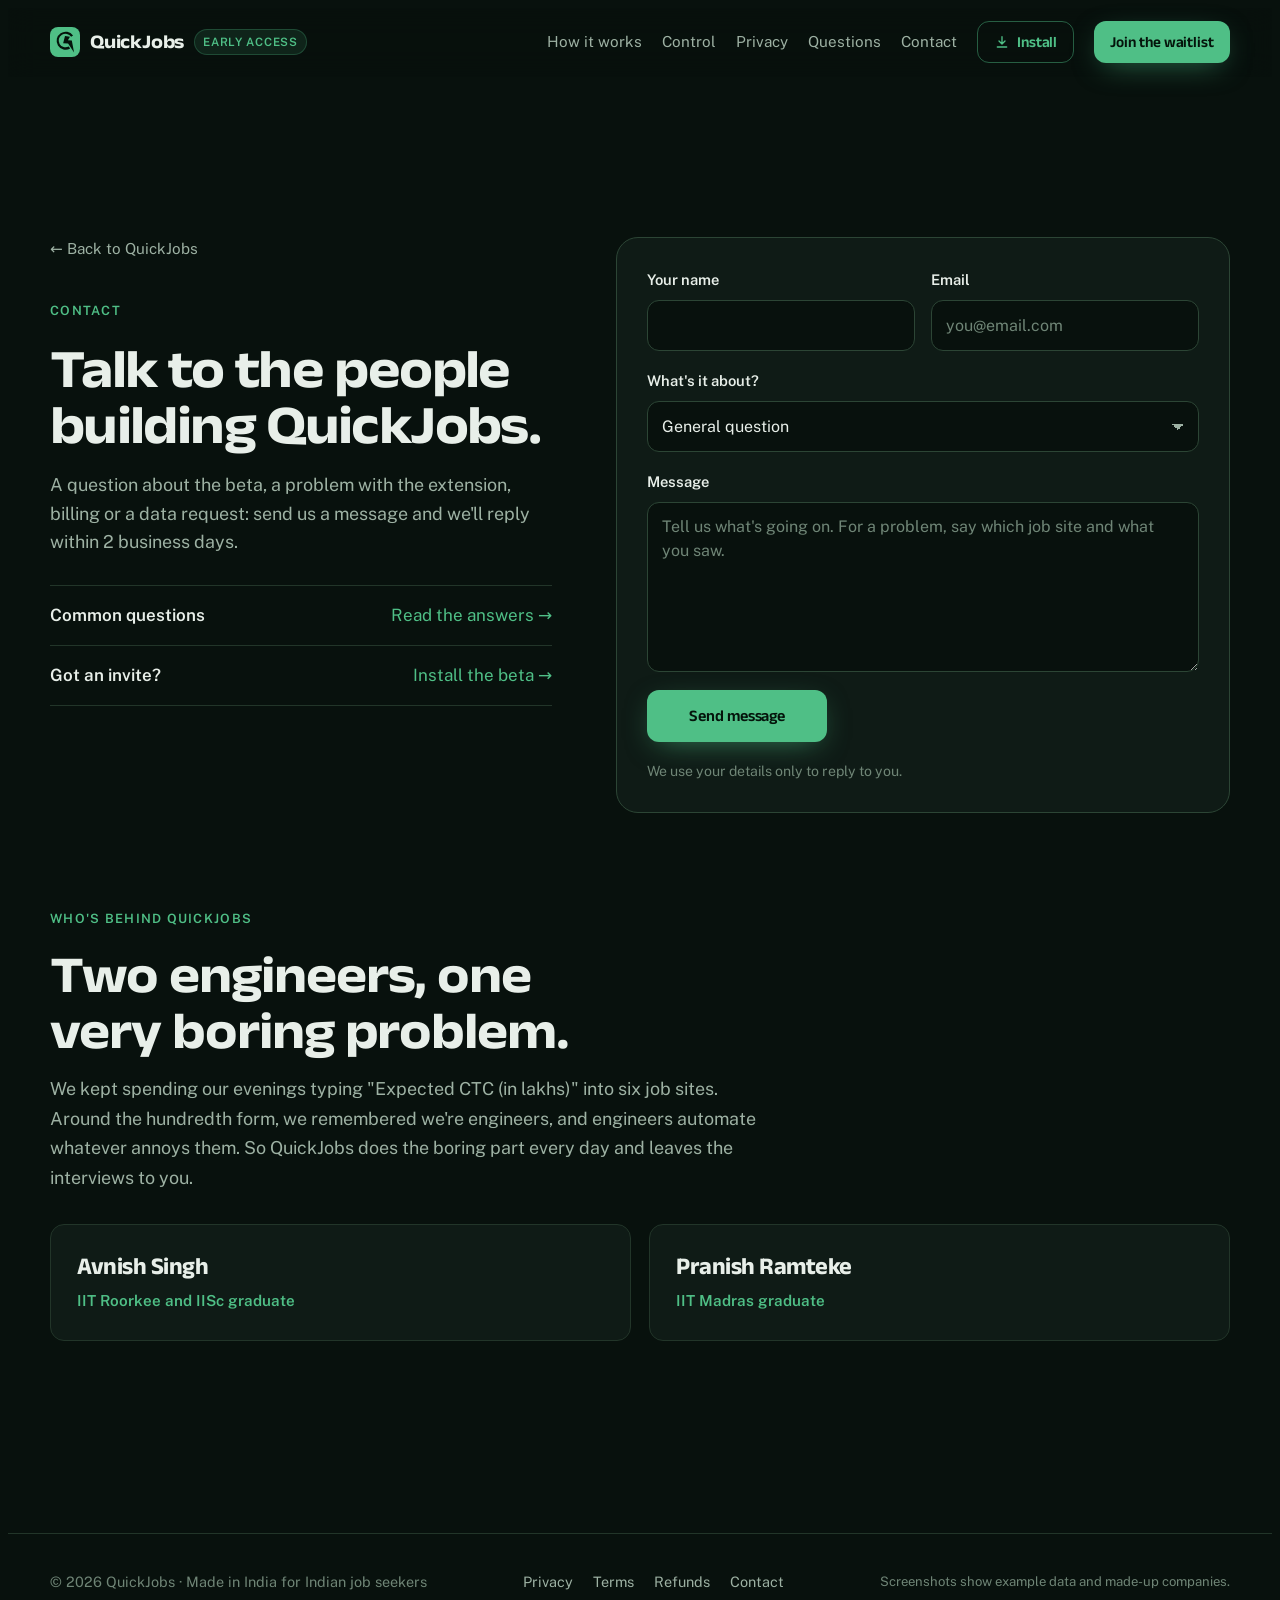
<file: site/contact.html>
<!doctype html>
<html lang="en">
<head>
<meta charset="utf-8"><script>/* clean addresses: /contact, not /contact.html */(function(){var p=location.pathname,c=p.replace(/\/index\.html$/,'/').replace(/\.html$/,'');if(c!==p&&/^https?:$/.test(location.protocol))history.replaceState(null,'',c+location.search+location.hash)})();</script>
<!-- Google Tag Manager --><script>(function(w,d,s,l,i){w[l]=w[l]||[];w[l].push({'gtm.start':new Date().getTime(),event:'gtm.js'});var f=d.getElementsByTagName(s)[0],j=d.createElement(s),dl=l!='dataLayer'?'&l='+l:'';j.async=true;j.src='https://www.googletagmanager.com/gtm.js?id='+i+dl;f.parentNode.insertBefore(j,f);})(window,document,'script','dataLayer','GTM-MXN8JF9W');</script><!-- End Google Tag Manager -->
<link rel="icon" href="favicon.ico?v=1109" sizes="any"><link rel="icon" href="favicon.svg?v=1109" type="image/svg+xml"><link rel="icon" href="favicon-32.png?v=1109" sizes="32x32" type="image/png"><link rel="apple-touch-icon" href="apple-touch-icon.png?v=1109"><meta name="theme-color" content="#08110d">
<meta name="viewport" content="width=device-width,initial-scale=1,viewport-fit=cover">
<meta property="og:title" content="Contact QuickJobs">
<meta property="og:description" content="Questions about the QuickJobs beta, billing or your data? Send us a message.">
<meta property="og:type" content="website"><meta property="og:site_name" content="QuickJobs"><meta property="og:url" content="https://quickjobs.pro/contact">
<meta property="og:image" content="https://quickjobs.pro/og.jpg?v=1"><meta property="og:image:secure_url" content="https://quickjobs.pro/og.jpg?v=1"><meta property="og:image:type" content="image/jpeg"><meta property="og:image:width" content="1200"><meta property="og:image:height" content="630"><meta property="og:image:alt" content="QuickJobs: wake up to job applications already sent. AI personal job agent for Indian professionals.">
<meta name="twitter:card" content="summary_large_image"><meta name="twitter:image" content="https://quickjobs.pro/og.jpg?v=1">
<title>Contact QuickJobs</title>
<meta name="description" content="Questions about the QuickJobs beta, a problem with the extension, billing or a data request: send us a message and we'll reply within 2 business days."><link rel="canonical" href="https://quickjobs.pro/contact">
<style>
/* fonts are served from this site: no requests to Google or any other third party */
@font-face{font-family:"Anek Latin";font-style:normal;font-weight:100 800;font-stretch:75% 125%;font-display:swap;src:url(fonts/anek-latin.woff2?v=1110) format("woff2")}
@font-face{font-family:"Public Sans";font-style:normal;font-weight:400;font-display:swap;src:url(fonts/public-sans-latin-ext-400-normal.woff2?v=1110) format("woff2");unicode-range:U+0100-02BA,U+02BD-02C5,U+02C7-02CC,U+02CE-02D7,U+02DD-02FF,U+0304,U+0308,U+0329,U+1D00-1DBF,U+1E00-1E9F,U+1EF2-1EFF,U+2020,U+20A0-20AB,U+20AD-20C0,U+2113,U+2C60-2C7F,U+A720-A7FF}
@font-face{font-family:"Public Sans";font-style:normal;font-weight:400;font-display:swap;src:url(fonts/public-sans-latin-400-normal.woff2?v=1110) format("woff2");unicode-range:U+0000-00FF,U+0131,U+0152-0153,U+02BB-02BC,U+02C6,U+02DA,U+02DC,U+0304,U+0308,U+0329,U+2000-206F,U+20AC,U+2122,U+2191,U+2193,U+2212,U+2215,U+FEFF,U+FFFD}
@font-face{font-family:"Public Sans";font-style:normal;font-weight:500;font-display:swap;src:url(fonts/public-sans-latin-ext-500-normal.woff2?v=1110) format("woff2");unicode-range:U+0100-02BA,U+02BD-02C5,U+02C7-02CC,U+02CE-02D7,U+02DD-02FF,U+0304,U+0308,U+0329,U+1D00-1DBF,U+1E00-1E9F,U+1EF2-1EFF,U+2020,U+20A0-20AB,U+20AD-20C0,U+2113,U+2C60-2C7F,U+A720-A7FF}
@font-face{font-family:"Public Sans";font-style:normal;font-weight:500;font-display:swap;src:url(fonts/public-sans-latin-500-normal.woff2?v=1110) format("woff2");unicode-range:U+0000-00FF,U+0131,U+0152-0153,U+02BB-02BC,U+02C6,U+02DA,U+02DC,U+0304,U+0308,U+0329,U+2000-206F,U+20AC,U+2122,U+2191,U+2193,U+2212,U+2215,U+FEFF,U+FFFD}
@font-face{font-family:"Public Sans";font-style:normal;font-weight:600;font-display:swap;src:url(fonts/public-sans-latin-ext-600-normal.woff2?v=1110) format("woff2");unicode-range:U+0100-02BA,U+02BD-02C5,U+02C7-02CC,U+02CE-02D7,U+02DD-02FF,U+0304,U+0308,U+0329,U+1D00-1DBF,U+1E00-1E9F,U+1EF2-1EFF,U+2020,U+20A0-20AB,U+20AD-20C0,U+2113,U+2C60-2C7F,U+A720-A7FF}
@font-face{font-family:"Public Sans";font-style:normal;font-weight:600;font-display:swap;src:url(fonts/public-sans-latin-600-normal.woff2?v=1110) format("woff2");unicode-range:U+0000-00FF,U+0131,U+0152-0153,U+02BB-02BC,U+02C6,U+02DA,U+02DC,U+0304,U+0308,U+0329,U+2000-206F,U+20AC,U+2122,U+2191,U+2193,U+2212,U+2215,U+FEFF,U+FFFD}
</style>
<script>
// Waitlist goes to the live Supabase project (migration 27). The publishable key only allows what
// row-level security and the two waitlist functions allow. Set "site" to the real address once the domain exists.
window.QJ_CFG = { url: "https://igaryftppmiybqhywkwb.supabase.co", key: "sb_publishable_nxs_TkYVSCBXH8H1lZXMHg_Xxqd8hSD", site: "" };
</script>
<script src="track.js?v=1" defer></script>
<style>
/* Layout: left-weighted hero with the product stacked on the right under the aurora; long dark "night forest" scroll,
   sections alternate text-led and screenshot-led; one bold element (the aurora), everything else quiet. */
:root{
  color-scheme:dark;
  --bg:#08110d; --surface:#0f1b16; --sunk:#15241d; --line:#223529; --line-2:#2c4535;
  --fg:#e8efe9; --muted:#9db1a3; --faint:#6f8576;
  --fern:#4fbf86; --fern-ink:#04140b; --fern-soft:rgba(79,191,134,.12); --hover:#5fd197;
  --amber:#ffb26b; --blue:#7aa7ff; --forest:#2e6b3f;
  --glass:rgba(15,27,22,.86); --board:#c9d6cc; --err:#ff9b8f; --shadow:var(--shadow); --aurora:.6;
  --display:"Anek Latin","Helvetica Neue",Arial,sans-serif;
  --body:"Public Sans",system-ui,-apple-system,"Segoe UI",Roboto,sans-serif;
  --r:14px; --r-sm:10px;
  --w:1180px;
}
/* product screenshots and the hero window stay in the product's own dark look */
.win,.pop{--surface:#0f1b16;--line:#223529;--line-2:#2c4535;--fg:#e8efe9;--muted:#9db1a3;--fern:#4fbf86;color:var(--fg)}
*{box-sizing:border-box}
[hidden]{display:none!important}
main{overflow-x:clip}
html{scroll-behavior:smooth}
@media (prefers-reduced-motion:reduce){html{scroll-behavior:auto}}
body{background:var(--bg);color:var(--fg);font-family:var(--body);font-size:17px;line-height:1.6;-webkit-font-smoothing:antialiased;overflow-x:hidden;isolation:isolate}
body::before{content:"";position:fixed;inset:0 0 auto;height:env(safe-area-inset-top,0px);z-index:60;background:var(--bg)}
.gut{padding-left:max(16px,env(safe-area-inset-left,0px));padding-right:max(16px,env(safe-area-inset-right,0px))}
.wrap{max-width:var(--w);margin:0 auto}
h1,h2{font-stretch:112%}
h1,h2,h3{font-family:var(--display);font-weight:700;letter-spacing:-.02em;line-height:1.08;margin:0;text-wrap:balance}
h2{font-size:clamp(2rem,4.2vw,3.25rem)}
h3{font-size:1.2rem;letter-spacing:-.01em;line-height:1.25}
p{margin:0}
a{color:var(--fern)}
img{max-width:100%;display:block;height:auto}
.tab{font-variant-numeric:tabular-nums}
:focus-visible{outline:2px solid var(--fern);outline-offset:3px;border-radius:6px}

/* aurora */
.aurora{position:absolute;inset:-20% -25% auto -25%;height:1100px;z-index:-1;pointer-events:none;filter:blur(60px) saturate(130%);opacity:var(--aurora);
  background:radial-gradient(28% 24% at 62% 26%,rgba(79,191,134,.9),transparent 70%),radial-gradient(24% 22% at 84% 14%,rgba(32,170,180,.7),transparent 70%),radial-gradient(30% 26% at 40% 52%,rgba(52,86,200,.5),transparent 70%);
  -webkit-mask-image:linear-gradient(to bottom,#000 0%,#000 35%,transparent 80%);mask-image:linear-gradient(to bottom,#000 0%,#000 35%,transparent 80%)}
@media (prefers-reduced-motion:no-preference){.aurora{animation:drift 24s ease-in-out infinite alternate}
  @keyframes drift{0%{transform:translate(0,0) rotate(0)}50%{transform:translate(3%,-2%) rotate(5deg)}100%{transform:translate(-3%,3%) rotate(-4deg)}}}

/* nav */
.nav{position:sticky;top:env(safe-area-inset-top,0px);z-index:50;background:color-mix(in srgb,var(--bg) 70%,transparent);backdrop-filter:blur(14px);-webkit-backdrop-filter:blur(14px);border-bottom:1px solid transparent;transition:border-color .2s}
.nav.scrolled{border-bottom-color:var(--line)}
.nav .wrap{display:flex;align-items:center;justify-content:space-between;gap:16px;height:68px}
.logo{display:flex;align-items:center;gap:10px;font-family:var(--display);font-weight:700;font-stretch:112%;font-size:1.2rem;color:var(--fg);text-decoration:none;letter-spacing:-.01em}
.logo svg{width:30px;height:30px;flex:none}
.badge{font-size:.72rem;font-weight:600;letter-spacing:.06em;text-transform:uppercase;color:var(--fern);background:var(--fern-soft);border:1px solid rgba(79,191,134,.25);padding:3px 8px;border-radius:999px;font-family:var(--body)}
.nav-r{display:flex;align-items:center;gap:20px}
.nav-r a.lnk{color:var(--muted);text-decoration:none;font-size:.95rem}
.nav-r a.lnk:hover{color:var(--fg)}
.badge,.nav-r a.lnk{white-space:nowrap}
@media (max-width:1120px){.nav-r a.lnk{display:none}}
@media (max-width:640px){.logo .badge{display:none}}

/* buttons and form */
.btn{appearance:none;border:0;cursor:pointer;font:600 1rem/1 var(--display);letter-spacing:-.005em;border-radius:12px;padding:0 20px;height:52px;display:inline-flex;align-items:center;justify-content:center;gap:8px;text-decoration:none;white-space:nowrap;transition:transform .15s,background .15s,box-shadow .15s}
.btn-p{background:var(--fern);color:var(--fern-ink);box-shadow:0 8px 30px -10px rgba(79,191,134,.65)}
.btn-p:hover{background:var(--hover);transform:translateY(-1px)}
.btn-p:active{transform:translateY(0)}
.btn-s{height:42px;font-size:.95rem;padding:0 16px}
.btn-o{background:transparent;color:var(--fern);border:1px solid rgba(79,191,134,.45)}
.btn-o:hover{border-color:var(--fern);background:var(--fern-soft)}
.nav-inst{gap:7px}
.nav-inst svg{width:16px;height:16px}
.nav-inst[aria-current]{background:var(--fern-soft);border-color:var(--fern)}
.btn-g{background:transparent;color:var(--fg);border:1px solid var(--line-2)}
.btn-g:hover{border-color:var(--fern)}
.btn[disabled]{opacity:.7;cursor:progress}
.join{display:flex;gap:10px;max-width:520px;padding:6px;background:var(--glass);border:1px solid var(--line-2);border-radius:16px;backdrop-filter:blur(6px)}
.join input{flex:1;min-width:0;background:transparent;border:0;color:var(--fg);font:500 1.02rem var(--body);padding:0 12px;height:52px}
.join input::placeholder{color:var(--faint)}
.join input:focus{outline:none}
.join:focus-within{border-color:var(--fern);box-shadow:0 0 0 4px rgba(79,191,134,.15)}
.err{color:var(--err);font-size:.92rem;margin-top:10px;min-height:1.4em}
.ticks{display:flex;flex-wrap:wrap;gap:8px 20px;margin-top:6px;color:var(--muted);font-size:.92rem}
.ticks span{display:inline-flex;align-items:center;gap:7px}
.ticks svg{width:16px;height:16px;color:var(--fern);flex:none}
@media (max-width:520px){.join{flex-direction:column;padding:8px}.join input{height:48px}.join .btn{width:100%}}

/* hero */
.hero{position:relative;padding-block:56px 40px}
.hero-grid{display:grid;grid-template-columns:minmax(0,1fr) minmax(0,1.08fr);gap:56px;align-items:center}
.hero-copy{display:flex;flex-direction:column;gap:22px;min-width:0}
.pill{align-self:flex-start;display:inline-flex;align-items:center;gap:8px;font-size:.88rem;color:var(--muted);border:1px solid var(--line-2);background:var(--glass);padding:6px 12px 6px 8px;border-radius:999px}
.pill i{width:8px;height:8px;border-radius:50%;background:var(--fern);box-shadow:0 0 0 4px rgba(79,191,134,.2)}
.hero h1{font-size:clamp(2.6rem,6.2vw,4.6rem);letter-spacing:-.035em;line-height:1.02}
.hero h1 em{font-style:normal;color:var(--fern)}
.lede{font-size:1.15rem;color:var(--muted);max-width:34em}
.lede b{color:var(--fg);font-weight:600}
@media (max-width:960px){.hero-grid{grid-template-columns:1fr;gap:44px}}

.stage{position:relative;min-width:0;padding:0 0 64px 0}
.win{border:1px solid var(--line-2);border-radius:18px;background:var(--surface);overflow:hidden;box-shadow:0 40px 80px -30px var(--shadow),0 0 0 1px rgba(255,255,255,.02) inset}
.win-bar{display:flex;align-items:center;justify-content:space-between;gap:12px;padding:12px 16px;border-bottom:1px solid var(--line);font-size:.85rem;color:var(--muted)}
.win-bar b{color:var(--fg);font-family:var(--display);font-weight:600;display:flex;align-items:center;gap:8px}
.win-bar b svg{width:16px;height:16px;color:var(--fern)}
.live{display:inline-flex;align-items:center;gap:7px;color:var(--fern);font-weight:500}
.live i{width:7px;height:7px;border-radius:50%;background:var(--fern)}
@media (prefers-reduced-motion:no-preference){.live i{animation:pulse 1.6s ease-in-out infinite}@keyframes pulse{50%{opacity:.35}}}
.win-img{aspect-ratio:1608/1190;overflow:hidden}
.win-img img{width:100%}
.pop{position:absolute;left:-36px;bottom:0;width:min(40%,236px);border-radius:16px;overflow:hidden;border:1px solid var(--line-2);box-shadow:0 30px 60px -20px var(--shadow)}
.toast{position:absolute;right:-14px;top:34%;display:flex;align-items:center;gap:12px;background:var(--glass);border:1px solid rgba(79,191,134,.35);border-radius:14px;padding:12px 16px;box-shadow:0 20px 50px -18px var(--shadow);backdrop-filter:blur(8px);max-width:290px}
.toast .ck{width:30px;height:30px;border-radius:50%;background:var(--fern);color:var(--fern-ink);display:grid;place-items:center;flex:none}
.toast .ck svg{width:16px;height:16px}
.toast p{font-size:.86rem;line-height:1.35;color:var(--muted)}
.toast p b{display:block;color:var(--fg);font-weight:600;font-size:.92rem}
@media (prefers-reduced-motion:no-preference){.pop{animation:float 7s ease-in-out infinite}.toast{animation:float 7s ease-in-out -3.5s infinite}@keyframes float{50%{transform:translateY(-8px)}}}
@media (max-width:960px){.pop{left:-6px}.toast{right:-6px}}
@media (max-width:560px){.stage{padding-bottom:40px}.pop{width:42%}.toast{display:none}.live .long{display:none}}


/* sections */
section{padding-block:96px}
.sec-head{display:flex;flex-direction:column;gap:16px;max-width:760px;margin-bottom:48px}
.eyebrow{font-size:.8rem;letter-spacing:.1em;text-transform:uppercase;color:var(--fern);font-weight:600}
.sec-head p{color:var(--muted);font-size:1.12rem;max-width:40em}
@media (max-width:640px){section{padding-block:68px}.sec-head{margin-bottom:32px}}

/* pain */
.pain{display:grid;grid-template-columns:repeat(3,minmax(0,1fr));gap:18px}
.pain div{border-top:2px solid var(--line-2);padding-top:20px;display:flex;flex-direction:column;gap:10px}
.pain .n{font-family:var(--display);font-size:2.6rem;font-weight:700;color:var(--fern);line-height:1;letter-spacing:-.03em}
.pain p{color:var(--muted)}
@media (max-width:820px){.pain{grid-template-columns:1fr}}

/* run timeline */
.run{display:grid;grid-template-columns:minmax(0,.9fr) minmax(0,1.1fr);gap:56px;align-items:start}
.steps{list-style:none;margin:0;padding:0;display:flex;flex-direction:column}
.steps li{display:grid;grid-template-columns:78px 1fr;gap:18px;padding:18px 0;border-bottom:1px solid var(--line);position:relative}
.steps li:first-child{border-top:1px solid var(--line)}
.steps time{font-family:var(--display);font-weight:600;font-size:1.05rem;color:var(--faint);padding-top:1px;transition:color .3s}
.steps h3{font-size:1.12rem;transition:color .3s}
.steps p{color:var(--muted);font-size:.98rem;margin-top:4px}
.steps .out{display:inline-block;margin-top:8px;font-size:.85rem;color:var(--fern);background:var(--fern-soft);border-radius:6px;padding:2px 8px}
.steps li.on time{color:var(--fern)}
.steps li::before{content:"";position:absolute;left:-16px;top:18px;bottom:18px;width:2px;border-radius:2px;background:transparent;transition:background .3s}
.steps li.on::before{background:var(--fern)}
.run-shot{position:sticky;top:96px;display:flex;flex-direction:column;gap:16px;min-width:0}
.shot{border:1px solid var(--line-2);border-radius:var(--r);overflow:hidden;background:var(--surface);box-shadow:0 30px 70px -35px var(--shadow)}
.cap{font-size:.86rem;color:var(--faint)}
@media (max-width:960px){.run{grid-template-columns:1fr;gap:36px}.run-shot{position:static;order:-1}.steps li::before{display:none}}

/* how it works: one step and one screenshot at a time */
.story{display:grid;grid-template-columns:minmax(0,.82fr) minmax(0,1.18fr);gap:64px;align-items:start}
.story-steps{list-style:none;margin:0;padding:0 0 18vh;display:flex;flex-direction:column}
.st{min-height:68vh;display:flex;flex-direction:column;justify-content:center;gap:12px;padding-left:28px;position:relative;transition:opacity .45s ease}
.st::before{content:"";position:absolute;left:0;top:calc(50% - 60px);height:120px;width:2px;border-radius:2px;background:var(--line-2);transition:background .45s}
.st-meta{display:flex;align-items:center;gap:12px}
.st .dur{font-family:var(--display);font-weight:700;font-size:1rem;color:var(--fern);background:var(--fern-soft);border-radius:8px;padding:3px 10px}
.st-n{font-family:var(--display);font-weight:600;font-size:.85rem;color:var(--faint);letter-spacing:.06em}
.st h3{font-size:clamp(1.5rem,2.4vw,2rem);letter-spacing:-.02em}
.st p{color:var(--muted);font-size:1.06rem;max-width:30em}
.st .out{align-self:flex-start;font-size:.88rem;color:var(--fern);background:var(--fern-soft);border-radius:7px;padding:4px 10px}
.st-shot{display:none;margin:8px 0 0;flex-direction:column;gap:12px}
.story.js .st{opacity:.28}
.story.js .st.on{opacity:1}
.story.js .st.on::before{background:var(--fern)}
.story-stage{position:sticky;top:max(84px,calc(50vh - 280px))}
.stage-in{display:flex;flex-direction:column;gap:14px;border:1px solid var(--line-2);border-radius:22px;padding:18px;
  background:radial-gradient(70% 60% at 70% 0%,rgba(79,191,134,.14),transparent 70%),radial-gradient(60% 60% at 0% 100%,rgba(52,86,200,.12),transparent 70%),var(--surface);
  box-shadow:0 50px 90px -50px var(--shadow)}
.stage-head,.stage-foot{display:flex;align-items:center;justify-content:space-between;gap:12px;font-size:.85rem;color:var(--faint)}
.stage-foot .count{color:var(--muted)}.stage-foot .count b{color:var(--fg);font-family:var(--display)}
.frames{position:relative;width:100%;aspect-ratio:16/11;max-height:calc(100vh - 190px);margin:-6px 0}
.fr{position:absolute;inset:0;display:flex;flex-direction:column;align-items:center;justify-content:center;gap:14px;opacity:0;
  transform:translateY(48px) scale(.97);transition:opacity .5s ease,transform .7s cubic-bezier(.2,.75,.2,1);pointer-events:none}
.fr.past{transform:translateY(-48px) scale(.97)}
.fr.on{opacity:1;transform:none}
.fr img{width:100%;height:100%;object-fit:contain}
.stage-bar{flex:1;height:3px;border-radius:3px;background:var(--line)}
.stage-bar i{display:block;height:100%;width:20%;border-radius:3px;background:var(--fern);transition:width .5s ease}
@media (prefers-reduced-motion:reduce){.fr,.fr.past{transform:none;transition:opacity .2s}.st{transition:none}}
@media (max-width:960px){
  .story{grid-template-columns:1fr;gap:0}
  .story-stage{display:none}
  .story-steps{padding:0;gap:44px}
  .st{min-height:0;padding-left:0}
  .st::before{display:none}
  .story.js .st{opacity:1}
  .st-shot{display:flex}
  .st-shot img{width:100%}
}

/* install page: pick a computer, then the steps for it */
#guide [data-os]{display:none}
:root[data-os="win"] #guide [data-os="win"],:root[data-os="mac"] #guide [data-os="mac"],:root[data-os="linux"] #guide [data-os="linux"]{display:inline}
:root[data-os="win"] #guide .mock[data-os="win"],:root[data-os="mac"] #guide .mock[data-os="mac"],:root[data-os="linux"] #guide .mock[data-os="linux"]{display:block}
.dl{display:grid;grid-template-columns:repeat(3,minmax(0,1fr));gap:14px;max-width:820px}
.dl-b{appearance:none;cursor:pointer;position:relative;display:flex;align-items:center;gap:14px;text-align:left;padding:20px 22px;border-radius:18px;border:1px solid var(--line-2);background:var(--surface);color:var(--fg);font:inherit;transition:border-color .2s,transform .2s,background .2s}
.dl-b:hover{border-color:var(--fern);transform:translateY(-2px)}
.dl-b svg{width:30px;height:30px;color:var(--fern);flex:none}
.dl-b b{display:block;font-family:var(--display);font-size:1.15rem;font-weight:700}
.dl-b small{color:var(--muted);font-size:.88rem}
.dl-b.on{border-color:var(--fern);background:var(--fern-soft)}
.dl-rec{display:none;position:absolute;top:-10px;right:14px;font-style:normal;font-size:.72rem;font-weight:600;letter-spacing:.04em;background:var(--fern);color:var(--fern-ink);padding:3px 9px;border-radius:999px}
.dl-b.rec .dl-rec{display:block}
.dl-note{margin-top:14px;color:var(--faint);font-size:.92rem}
.phone-only{display:none;color:var(--amber)}
.is-phone .phone-only{display:inline}
@media (max-width:640px){.back{display:inline-flex;align-items:center;min-height:44px;margin-bottom:10px}.logo{min-height:44px}section{padding-block:28px 48px}}
@media (max-width:640px){.ct-alt a{display:inline-flex;align-items:center;min-height:44px}}
.guide{margin-top:44px}
.guide.reveal{animation:guide-in .6s cubic-bezier(.2,.75,.2,1)}
@keyframes guide-in{from{opacity:0;transform:translateY(16px)}to{opacity:1;transform:none}}
@media (prefers-reduced-motion:reduce){.guide.reveal{animation:none}}
.demo-note{border:1px dashed var(--line-2);border-radius:12px;padding:12px 16px;color:var(--muted);font-size:.92rem;margin-bottom:28px}
.demo-note b{color:var(--amber)}
.guide-h{display:flex;flex-wrap:wrap;align-items:center;justify-content:space-between;gap:12px;padding-bottom:6px;border-bottom:1px solid var(--line)}
.guide-h h3{font-size:1.4rem}
.os-tabs{display:flex;gap:4px;padding:4px;border:1px solid var(--line-2);border-radius:12px}
.os-tabs button{appearance:none;border:0;background:none;color:var(--muted);font:600 .9rem var(--body);padding:8px 14px;border-radius:9px;cursor:pointer}
.os-tabs button.on{background:var(--fern);color:var(--fern-ink)}
.inst-v.stack{flex-direction:column;align-items:center;gap:14px}
.inst-v.stack .mock{max-width:420px}
.inst-v.pair .shot{flex:1 1 0}
.inst-help{margin-top:28px;border:1px solid var(--line);border-radius:14px;padding:6px 18px;background:var(--surface)}
.inst-help summary{font-size:1rem;padding:12px 30px 12px 0}
.inst-help ul{margin:0 0 14px;padding-left:1.1em;display:flex;flex-direction:column;gap:8px;color:var(--muted);font-size:.95rem}
.inst-help b{color:var(--fg)}
/* OS illustrations (light, like the real dialogs) */
.mock{width:100%;max-width:420px;border-radius:12px;overflow:hidden;background:#fff;color:#1f1f1f;font:13px system-ui,-apple-system,"Segoe UI",Roboto,Ubuntu,sans-serif;box-shadow:0 24px 50px -30px var(--shadow);position:relative}
.mk-bar{display:flex;align-items:center;gap:8px;padding:8px 12px;background:#f3f3f3;border-bottom:1px solid #e3e3e3;font-size:12px;color:#444}
.mk-bar span{flex:1}
.mk-bar.win i{font-style:normal;width:22px;text-align:center;color:#555}
.mk-bar.mac{background:#ececec}.mk-bar.mac b{width:11px;height:11px;border-radius:50%;background:#ff5f57}.mk-bar.mac b:nth-child(2){background:#febc2e}.mk-bar.mac b:nth-child(3){background:#28c840}
.mk-bar.mac span{text-align:center;margin-right:40px}
.mk-bar.lin{background:#ebebeb;font-weight:600}
.mk-bar.lin em{font-style:normal;font-weight:500;padding:4px 10px;border-radius:6px;background:#fff;border:1px solid #d5d5d5}
.mk-body{padding:12px 14px 28px;display:flex;flex-direction:column;gap:4px;position:relative}
.mk-body:has(.mk-menu){min-height:178px}
.mk-body.grid{flex-direction:row;align-items:center;justify-content:center;gap:18px;padding:20px 14px 30px}
.mk-row{display:flex;align-items:center;gap:10px;padding:6px 8px;border-radius:6px}
.mk-row.sel{background:#dbeafe}
.mk-tile{display:flex;flex-direction:column;align-items:center;gap:6px;padding:10px;border-radius:8px;font-size:12px}
.mk-tile.hi{background:#dbeafe}
.mk-arrow{color:#888;font-size:18px}
.mi{display:inline-grid;place-items:center;flex:none}
.mi.zip{width:22px;height:26px;border-radius:3px;background:#e9ecef;border:1px solid #cfd4da;font:700 7px system-ui;color:#555}
.mi.dir{width:24px;height:18px;border-radius:2px 2px 4px 4px;background:#f6c344;position:relative}
.mi.dir::before{content:"";position:absolute;left:0;top:-4px;width:10px;height:5px;border-radius:2px 2px 0 0;background:#f6c344}
.mk-tile .mi.zip{width:34px;height:40px;font-size:9px}.mk-tile .mi.dir{width:44px;height:34px}
.mk-menu{position:absolute;left:150px;top:30px;width:200px;background:#fff;border:1px solid #ddd;border-radius:8px;box-shadow:0 8px 24px rgba(0,0,0,.15);padding:4px}
.mk-menu p{padding:6px 10px;border-radius:5px;margin:0}
.mk-btns{display:flex;justify-content:flex-end;gap:8px;margin-top:10px}
.mk-btns span{padding:6px 14px;border-radius:6px;border:1px solid #d0d0d0;background:#fafafa}
.mock .hi{outline:3px solid #f59e0b;outline-offset:1px;background:#fff7e6}
.mk-note{position:absolute;right:10px;bottom:6px;font-size:10px;color:#999}
@media (max-width:860px){.dl{grid-template-columns:1fr}.inst-v.pair{flex-direction:column}.mk-menu{left:110px}}
@media (max-width:400px){.mk-menu{left:60px}}

/* install guide */
.install-page #install{padding-top:56px}
.back{display:inline-block;margin-bottom:22px;color:var(--muted);text-decoration:none;font-size:.95rem}
.back:hover{color:var(--fg)}
.phase{display:flex;align-items:center;gap:12px;font-size:1.25rem;margin:40px 0 8px}
.phase span{width:30px;height:30px;border-radius:9px;background:var(--fern-soft);color:var(--fern);display:grid;place-items:center;font-size:.95rem}
.inst{list-style:none;margin:0;padding:0;display:flex;flex-direction:column}
.inst>li{display:grid;grid-template-columns:minmax(0,.85fr) minmax(0,1.15fr);gap:40px;align-items:center;padding:28px 0;border-bottom:1px solid var(--line)}
.inst-t{display:flex;flex-direction:column;gap:10px;min-width:0;position:relative;padding-left:52px}
.inst-t::before{content:attr(data-n);position:absolute;left:0;top:-2px;width:36px;height:36px;border-radius:50%;border:1px solid var(--line-2);display:grid;place-items:center;font-family:var(--display);font-weight:700;color:var(--fern);font-variant-numeric:tabular-nums}
.inst-t h4{margin:0;font-family:var(--display);font-size:1.2rem;font-weight:700;letter-spacing:-.01em}
.inst-t p{color:var(--muted);font-size:1rem}
.inst-t b{color:var(--fg);font-weight:600}
.tip{font-size:.92rem!important;color:var(--amber)!important}
.inst-v{min-width:0;display:flex;justify-content:center}
.inst-v .shot{width:100%;box-shadow:0 24px 50px -30px var(--shadow)}
.inst-v.narrow .shot{max-width:340px}
.inst-v.mid .shot{max-width:460px}
.inst-v.tall .shot{max-width:420px}
.inst-v.pair{gap:14px;align-items:flex-start}
.inst-v.pair .shot:first-child{flex:0 0 38%}
.copyline{display:flex;gap:8px;align-items:stretch;max-width:380px}
.copyline code{flex:1;min-width:0;font:600 .95rem ui-monospace,SFMono-Regular,Menlo,monospace;background:var(--sunk);border:1px solid var(--line-2);border-radius:10px;padding:10px 12px;user-select:all;color:var(--fg)}
.files{display:flex;align-items:center;gap:18px;flex-wrap:wrap;justify-content:center}
.file{display:flex;flex-direction:column;align-items:center;gap:6px;padding:18px 20px;border:1px solid var(--line-2);border-radius:14px;background:var(--surface);min-width:150px}
.file b{font-size:.92rem}.file small{color:var(--faint);font-size:.8rem}
.fi{width:46px;height:54px;border-radius:6px;display:grid;place-items:center;font:700 .7rem var(--body);letter-spacing:.06em}
.fi.zip{background:#e8efe9;color:#0f1b16}
.fi.dir{width:58px;height:44px;border-radius:5px 5px 7px 7px;background:#4fbf86;position:relative}
.fi.dir::before{content:"";position:absolute;left:0;top:-7px;width:24px;height:9px;border-radius:4px 4px 0 0;background:#4fbf86}
.arrow{font-size:1.6rem;color:var(--fern)}
.cmock{width:100%;max-width:420px;border-radius:14px;overflow:hidden;background:#ffffff;color:#1f1f1f;font:14px system-ui,-apple-system,"Segoe UI",Roboto,sans-serif;position:relative;box-shadow:0 24px 50px -30px var(--shadow)}
.cm-bar{display:flex;align-items:center;gap:10px;padding:10px 12px;background:#e8eaed}
.cm-url{flex:1;background:#fff;border-radius:999px;padding:7px 14px;color:#5f6368;font-size:13px}
.cm-ico{width:30px;height:30px;border-radius:50%;display:grid;place-items:center;color:#5f6368}
.cm-ico svg{width:18px;height:18px}
.cm-ava{width:26px;height:26px;border-radius:50%;background:#7aa7ff;color:#fff;display:grid;place-items:center;font-size:12px;font-weight:600}
.cm-menu{margin:8px 12px 14px auto;width:250px;border-radius:10px;box-shadow:0 4px 18px rgba(0,0,0,.18);padding:8px 0;background:#fff}
.cm-h{padding:6px 16px 8px;font-weight:600;font-size:13px;color:#1f1f1f}
.cm-row{display:flex;align-items:center;gap:10px;padding:8px 16px}
.cm-logo svg{width:22px;height:22px;display:block}
.cm-row span:nth-child(2){flex:1;font-size:13px}
.cm-pin{width:28px;height:28px;border-radius:50%;display:grid;place-items:center;color:#5f6368}
.cm-pin svg{width:16px;height:16px}
.cm-foot{border-top:1px solid #e8eaed;margin-top:6px;padding:10px 16px 4px;font-size:13px;color:#1f1f1f}
.cm-note{position:absolute;left:12px;bottom:8px;font-size:11px;color:#80868b}
.ring{outline:3px solid #f59e0b;outline-offset:2px}
.sites{list-style:none;margin:0;padding:0;display:grid;grid-template-columns:repeat(3,minmax(0,1fr));gap:10px;width:100%;max-width:440px}
.sites li{display:flex;align-items:center;justify-content:space-between;gap:8px;padding:12px 14px;border:1px solid var(--line-2);border-radius:12px;background:var(--surface);font-family:var(--display);font-weight:600}
.sites li::after{content:"Signed in";font:500 .72rem var(--body);color:var(--fern)}
.inst-more{display:grid;grid-template-columns:repeat(2,minmax(0,1fr));gap:16px;margin-top:36px}
.inst-more>div{border:1px solid var(--line);border-radius:16px;padding:22px;background:var(--surface);display:flex;flex-direction:column;gap:10px}
.inst-more h4{margin:0;font-family:var(--display);font-size:1.1rem}
.inst-more p,.inst-more li{color:var(--muted);font-size:.95rem}
.inst-more ul{margin:0;padding-left:1.1em;display:flex;flex-direction:column;gap:8px}
.inst-more b{color:var(--fg);font-weight:600}
.inst-link{display:inline-flex;align-items:center;gap:6px;font-size:.95rem;color:var(--fern);text-decoration:none;font-weight:600;margin-top:4px}
.inst-link:hover{text-decoration:underline}
@media (max-width:860px){
  .inst>li{grid-template-columns:1fr;gap:18px;padding:24px 0}
  .inst-v{justify-content:flex-start}
  .inst-more{grid-template-columns:1fr}
  .sites{grid-template-columns:repeat(2,minmax(0,1fr))}
}

/* control bento */
.bento{display:grid;grid-template-columns:repeat(6,minmax(0,1fr));gap:16px}
.card{background:var(--surface);border:1px solid var(--line);border-radius:18px;padding:26px;display:flex;flex-direction:column;gap:12px;min-width:0;overflow:hidden}
.card p{color:var(--muted);font-size:.98rem}
.card .shot{margin-top:auto;box-shadow:none}
.c-wide{grid-column:span 4}.c-mid{grid-column:span 2}.c-half{grid-column:span 3}.c-third{grid-column:span 2}
.ico{width:40px;height:40px;border-radius:11px;background:var(--sunk);border:1px solid var(--line-2);display:grid;place-items:center;color:var(--fern)}
.ico svg{width:20px;height:20px}
.tag{align-self:flex-start;font-size:.75rem;font-weight:600;letter-spacing:.05em;text-transform:uppercase;color:var(--amber);background:rgba(255,178,107,.1);border-radius:999px;padding:3px 10px}
.limits{display:flex;flex-direction:column;gap:8px;margin-top:auto}
.limits div{display:flex;justify-content:space-between;align-items:center;font-size:.92rem;padding:8px 12px;background:var(--sunk);border-radius:9px}
.limits b{font-family:var(--display);font-variant-numeric:tabular-nums}
@media (max-width:960px){.c-wide,.c-mid,.c-half,.c-third{grid-column:span 6}}
@media (min-width:640px) and (max-width:960px){.c-third{grid-column:span 3}.c-mid{grid-column:span 3}}

/* indian forms */
.forms{display:grid;grid-template-columns:minmax(0,1fr) minmax(0,1fr);gap:56px;align-items:center}
.formcard{background:var(--surface);border:1px solid var(--line-2);border-radius:20px;padding:26px;display:flex;flex-direction:column;gap:14px;box-shadow:0 40px 80px -40px var(--shadow)}
.formcard header{display:flex;justify-content:space-between;align-items:center;gap:12px;font-size:.85rem;color:var(--muted);padding-bottom:12px;border-bottom:1px solid var(--line)}
.formcard header b{color:var(--fg);font-family:var(--display);font-weight:600;font-size:1rem}
.q{display:grid;grid-template-columns:minmax(0,1fr) auto;gap:4px 16px;align-items:center}
.q label{font-size:.92rem;color:var(--muted)}
.q .a{grid-row:span 2;display:flex;align-items:center;gap:10px;justify-self:end}
.q .v{font-family:var(--display);font-weight:600;font-size:1.06rem;font-variant-numeric:tabular-nums;background:var(--sunk);border:1px solid var(--line-2);border-radius:9px;padding:7px 12px;white-space:nowrap}
.q small{font-size:.78rem;color:var(--fern)}
.q.wait .v{border-color:rgba(255,178,107,.45);color:var(--amber);font-family:var(--body);font-weight:500;font-size:.9rem}
.q.wait small{color:var(--amber)}
.forms ul{list-style:none;padding:0;margin:26px 0 0;display:flex;flex-direction:column;gap:14px}
.forms li{display:flex;gap:12px;color:var(--muted)}
.forms li svg{width:20px;height:20px;color:var(--fern);flex:none;margin-top:3px}
.forms li b{color:var(--fg);font-weight:600}
@media (max-width:960px){.forms{grid-template-columns:1fr;gap:40px}}
@media (max-width:480px){.q{grid-template-columns:1fr}.q .a{grid-row:auto;justify-self:start}}

/* pipeline */
.pipe{display:grid;grid-template-columns:minmax(0,1.25fr) minmax(0,1fr);gap:16px}
.pipe .full{grid-column:1/-1}
@media (max-width:960px){.pipe{grid-template-columns:1fr}}

/* trust */
.trust{display:grid;grid-template-columns:repeat(3,minmax(0,1fr));gap:16px}
.trust div{padding:24px;border:1px solid var(--line);border-radius:18px;display:flex;flex-direction:column;gap:10px;background:var(--surface)}
.trust p{color:var(--muted);font-size:.96rem}
@media (max-width:1000px){.trust{grid-template-columns:repeat(2,minmax(0,1fr))}}
@media (max-width:560px){.trust{grid-template-columns:1fr}}

/* compare */
.tbl{overflow-x:auto;border:1px solid var(--line);border-radius:18px;background:var(--surface)}
table{border-collapse:collapse;width:100%;min-width:760px;font-size:.95rem}
th,td{padding:16px 18px;text-align:left;border-bottom:1px solid var(--line);vertical-align:top}
tr:last-child td{border-bottom:0}
thead th{font-family:var(--display);font-weight:600;font-size:1rem;color:var(--muted);background:var(--sunk)}
thead th.us{color:var(--fern-ink);background:var(--fern)}
td.us{background:rgba(79,191,134,.07);color:var(--fg);font-weight:500}
td{color:var(--muted)}
td:first-child{color:var(--fg);font-weight:500;width:28%}
.y{color:var(--fern)}.m{color:var(--faint)}

/* faq */
.faq{display:grid;grid-template-columns:minmax(0,.8fr) minmax(0,1.2fr);gap:56px}
details{border-bottom:1px solid var(--line)}
details:first-of-type{border-top:1px solid var(--line)}
summary{cursor:pointer;list-style:none;padding:20px 40px 20px 0;font-family:var(--display);font-weight:600;font-size:1.12rem;position:relative}
summary::-webkit-details-marker{display:none}
summary::after{content:"";position:absolute;right:6px;top:50%;width:12px;height:12px;border-right:2px solid var(--muted);border-bottom:2px solid var(--muted);transform:translateY(-70%) rotate(45deg);transition:transform .2s}
details[open] summary::after{transform:translateY(-30%) rotate(-135deg)}
details p{color:var(--muted);padding:0 0 22px;max-width:40em}
@media (max-width:960px){.faq{grid-template-columns:1fr;gap:28px}}

/* final */
.final{position:relative;overflow:hidden;border:1px solid var(--line-2);border-radius:28px;padding:72px 56px;background:radial-gradient(60% 90% at 85% 0%,rgba(79,191,134,.22),transparent 70%),radial-gradient(50% 80% at 0% 100%,rgba(52,86,200,.18),transparent 70%),var(--surface);display:grid;grid-template-columns:minmax(0,1.1fr) minmax(0,1fr);gap:40px;align-items:center}
.final h2{font-size:clamp(2rem,4.4vw,3.4rem)}
.final .clock{font-family:var(--display);font-weight:700;color:var(--fern)}
.final-r{display:flex;flex-direction:column;gap:14px;min-width:0}
@media (max-width:900px){.final{grid-template-columns:1fr;padding:44px 22px}}

/* after sign-up */
.done{max-width:540px;display:flex;flex-direction:column;gap:16px;padding:22px;background:var(--glass);border:1px solid rgba(79,191,134,.35);border-radius:18px;backdrop-filter:blur(6px)}
.done h3{display:flex;align-items:center;gap:10px;font-size:1.3rem}
.done h3 .ck{width:28px;height:28px;border-radius:50%;background:var(--fern);color:var(--fern-ink);display:grid;place-items:center;flex:none}
.done h3 .ck svg{width:15px;height:15px}
.done p{color:var(--muted);font-size:.96rem}
.done .pos{font-family:var(--display);font-weight:700;color:var(--fg)}
.qs{display:flex;flex-direction:column;gap:14px}
.qs fieldset{border:0;margin:0;padding:0;display:flex;flex-direction:column;gap:8px}
.qs legend{font-size:.9rem;font-weight:600;color:var(--fg);margin-bottom:8px;padding:0}
.chips{display:flex;flex-wrap:wrap;gap:8px}
.chips label{position:relative}
.chips input{position:absolute;opacity:0;inset:0;cursor:pointer;margin:0}
.chips span{display:inline-block;padding:8px 13px;border-radius:999px;border:1px solid var(--line-2);font-size:.88rem;color:var(--muted);cursor:pointer;transition:all .15s;user-select:none}
.chips input:checked+span{background:var(--fern-soft);border-color:var(--fern);color:var(--fg)}
.chips input:focus-visible+span{outline:2px solid var(--fern);outline-offset:2px}
.share{display:flex;gap:8px;align-items:stretch}
.share code{flex:1;min-width:0;font:600 .95rem var(--display);letter-spacing:.06em;background:var(--sunk);border:1px dashed var(--line-2);border-radius:10px;padding:10px 12px;color:var(--fg);overflow:hidden;text-overflow:ellipsis;white-space:nowrap;user-select:all}
.copy{display:inline-block;user-select:all;color:var(--fg);font-weight:600}

footer{border-top:1px solid var(--line);padding-block:36px 48px;color:var(--faint);font-size:.9rem}
footer .wrap{display:flex;flex-wrap:wrap;justify-content:space-between;gap:16px;align-items:center}
footer nav{display:flex;gap:20px;flex-wrap:wrap}
footer a{color:var(--muted);text-decoration:none}
footer a:hover{color:var(--fg)}
.note{font-size:.82rem;color:var(--faint)}
.ctl{margin-top:auto;display:flex;flex-direction:column;gap:10px;background:var(--sunk);border:1px solid var(--line-2);border-radius:12px;padding:16px}
.ctl .row{display:flex;justify-content:space-between;align-items:center;gap:14px;font-size:.92rem;color:var(--muted)}
.ctl .row b{color:var(--fg);font-family:var(--display);font-weight:600}
.ctl .row span b{display:block;font-size:1rem}
.ctl small{color:var(--faint);font-size:.82rem}
.sw{width:44px;height:26px;border-radius:999px;background:var(--fern);position:relative;flex:none}
.sw::after{content:"";position:absolute;right:3px;top:3px;width:20px;height:20px;border-radius:50%;background:#fff}
.meter{height:8px;border-radius:99px;background:var(--line);overflow:hidden}.meter i{display:block;height:100%;background:var(--fern);border-radius:99px}
.ctl .scale{margin-top:-4px}
.ctl .scale small:last-child{color:var(--fern)}
.chipx{display:inline-flex;align-items:center;gap:8px;padding:8px 12px;border-radius:999px;background:var(--surface);border:1px solid var(--line-2);font-size:.9rem;color:var(--fg)}
.chipx em{font-style:normal;font-size:.75rem;color:var(--amber)}
.chipx.add{color:var(--faint);border-style:dashed}
/* phones */
.mbar{position:fixed;left:0;right:0;bottom:0;z-index:55;display:flex;align-items:center;justify-content:space-between;gap:12px;
  padding:12px max(16px,env(safe-area-inset-right,0px)) calc(12px + env(safe-area-inset-bottom,0px)) max(16px,env(safe-area-inset-left,0px));
  background:color-mix(in srgb,var(--bg) 90%,transparent);backdrop-filter:blur(12px);-webkit-backdrop-filter:blur(12px);border-top:1px solid var(--line);
  transform:translateY(110%);transition:transform .25s ease;font-size:.88rem;color:var(--muted)}
.mbar.show{transform:none}
.mbar span{min-width:0;font-size:.8rem;line-height:1.35}
.mbar b{color:var(--fg);font-weight:600;display:block;font-size:.92rem}
@media (min-width:641px){.mbar{display:none}}
@media (prefers-reduced-motion:reduce){.mbar{transition:none}}
@media (max-width:640px){
  body{font-size:16px}
  .join input{flex:none;height:48px;font-size:16px}
  .nav-r .btn{display:none}
  .hero{padding-block:28px 16px}
  .hero-copy{gap:18px}
  .lede{font-size:1.05rem}
  .stage{display:flex;flex-direction:column;align-items:center;gap:14px;padding:0}
  .win{display:none}
  .pop{position:static;width:min(82%,300px)}
  .toast{display:flex;position:static;width:100%;max-width:340px}
  .boards{margin-top:36px}
  .mono{width:38px;height:38px}
  .mq-t b{font-size:1.05rem}
  section{padding-block:56px}
  .sec-head{gap:12px;margin-bottom:28px}
  .sec-head p{font-size:1.02rem}
  .hide-m{display:none!important}
  .pain .n{font-size:2.2rem}
  .steps li{grid-template-columns:52px 1fr;gap:12px;padding:16px 0}
  .card{padding:20px;border-radius:16px}
  .trust div{padding:20px}
  .final{border-radius:20px}
  footer{padding-bottom:calc(96px + env(safe-area-inset-bottom,0px))}
  footer nav a{display:inline-block;padding:10px 2px}
  .tbl{border:0;background:none;overflow:visible;border-radius:0}
  table,tbody,tr,td{display:block}
  table{min-width:0}
  thead{display:none}
  tbody{display:flex;flex-direction:column;gap:12px}
  tr{border:1px solid var(--line);border-radius:14px;background:var(--surface);padding:6px 0 10px}
  td,tr:last-child td{border:0;padding:7px 16px;display:flex;justify-content:space-between;align-items:baseline;gap:16px;text-align:right;font-size:.9rem}
  td:first-child{display:block;width:auto;text-align:left;font-family:var(--display);font-weight:600;font-size:1.02rem;padding:10px 16px 6px}
  td[data-label]::before{content:attr(data-label);color:var(--faint);text-align:left;flex:none}
  td.us{background:var(--fern-soft);margin:2px 10px;padding:9px 12px;border-radius:9px}
  td.us::before{color:var(--fern);font-weight:600}
  td .y{display:none}
}
.sr{position:absolute;width:1px;height:1px;overflow:hidden;clip:rect(0 0 0 0);white-space:nowrap}

/* contact */
.contact-page{padding-block:64px 96px}
.ct{display:grid;grid-template-columns:minmax(0,.9fr) minmax(0,1.1fr);gap:64px;align-items:start}
.ct-intro{display:flex;flex-direction:column;gap:18px}
.ct-intro h1{font-size:clamp(2.2rem,4.4vw,3.4rem);letter-spacing:-.03em;line-height:1.04}
.ct-lede{color:var(--muted);font-size:1.12rem;max-width:30em}
.ct-alt{list-style:none;margin:10px 0 0;padding:0;display:flex;flex-direction:column;border-top:1px solid var(--line)}
.ct-alt li{display:flex;justify-content:space-between;gap:16px;padding:16px 0;border-bottom:1px solid var(--line)}
.ct-alt b{font-weight:600}
.ct-alt a{color:var(--fern);text-decoration:none;white-space:nowrap}
.ct-alt a:hover{color:var(--hover)}
.ct-card{background:var(--surface);border:1px solid var(--line-2);border-radius:22px;padding:30px}
#ct-form{display:flex;flex-direction:column;gap:18px}
.ct-row{display:grid;grid-template-columns:1fr 1fr;gap:16px}
.fld{display:flex;flex-direction:column;gap:8px}
.fld span{font-size:.92rem;font-weight:600}
.fld input,.fld select,.fld textarea{font:inherit;font-size:1rem;color:var(--fg);background:var(--bg);border:1px solid var(--line-2);border-radius:12px;padding:12px 14px;width:100%;box-sizing:border-box}
.fld select{appearance:none;background-image:linear-gradient(45deg,transparent 50%,var(--muted) 50%),linear-gradient(135deg,var(--muted) 50%,transparent 50%);background-position:calc(100% - 20px) 52%,calc(100% - 14px) 52%;background-size:6px 6px;background-repeat:no-repeat;padding-right:40px}
.fld textarea{resize:vertical;min-height:140px;line-height:1.5}
.fld input:focus,.fld select:focus,.fld textarea:focus{outline:none;border-color:var(--fern);box-shadow:0 0 0 3px var(--fern-soft)}
.fld input::placeholder,.fld textarea::placeholder{color:var(--faint)}
.hp{position:absolute;left:-9999px;width:1px;height:1px;opacity:0}
.ct-send{align-self:flex-start;min-width:180px}
.ct-send:disabled{opacity:.7;cursor:progress}
.ct-fine{margin:0;color:var(--faint);font-size:.88rem}
#ct-err:empty{display:none}
#ct-err a{color:inherit}
.ct-done{display:flex;flex-direction:column;align-items:flex-start;gap:12px;padding:12px 0}
.ct-done .ck{width:44px;height:44px;border-radius:50%;background:var(--fern);color:var(--fern-ink);display:grid;place-items:center}
.ct-done .ck svg{width:22px;height:22px}
.ct-done h2{font-size:1.8rem;outline:none}
.ct-done p{color:var(--muted)}
@media (max-width:900px){.ct{grid-template-columns:1fr;gap:36px}}
@media (max-width:560px){.contact-page{padding-block:32px 64px}.ct-row{grid-template-columns:1fr}.ct-card{padding:22px}.ct-send{width:100%}}

/* mobile menu: a labelled Menu button opens a drop-down sheet below the bar (≤1120 px, where the links are hidden) */
.menu-b{display:none;align-items:center;gap:10px;height:44px;padding:0 14px;border-radius:12px;border:1px solid var(--line-2);background:transparent;color:var(--fg);font:inherit;font-weight:600;font-size:.95rem;cursor:pointer}
.menu-b:hover{border-color:var(--fern)}
.menu-b:focus-visible{outline:2px solid var(--fern);outline-offset:2px}
.mb-i{position:relative;width:18px;height:12px;flex:none}
.mb-i i{position:absolute;left:0;right:0;height:2px;border-radius:2px;background:currentColor;transition:transform .22s ease,opacity .22s ease}
.mb-i i:nth-child(1){top:0}.mb-i i:nth-child(2){top:5px}.mb-i i:nth-child(3){top:10px}
.menu-b[aria-expanded="true"] .mb-i i:nth-child(1){transform:translateY(5px) rotate(45deg)}
.menu-b[aria-expanded="true"] .mb-i i:nth-child(2){opacity:0}
.menu-b[aria-expanded="true"] .mb-i i:nth-child(3){transform:translateY(-5px) rotate(-45deg)}
@media (max-width:1120px){.menu-b{display:inline-flex}}
.mnav{position:fixed;left:0;right:0;top:var(--mt,64px);bottom:0;z-index:90;background:rgba(3,8,6,.62);opacity:0;transition:opacity .22s ease}
.mnav.open{opacity:1}
.mnav-p{background:var(--bg);border-bottom:1px solid var(--line-2);box-shadow:0 30px 60px -30px rgba(0,0,0,.8);padding:6px max(20px,env(safe-area-inset-left)) 24px;transform:translateY(-10px);transition:transform .22s ease;max-height:calc(100% - 24px);overflow:auto}
.mnav.open .mnav-p{transform:none}
.mnav ul{list-style:none;margin:0 auto;padding:0;max-width:var(--w)}
.mnav li a{display:flex;align-items:center;justify-content:space-between;min-height:56px;font-family:var(--display);font-weight:650;font-size:1.3rem;color:var(--fg);text-decoration:none;border-bottom:1px solid var(--line)}
.mnav li a::after{content:"→";color:var(--faint);font-family:var(--body);font-weight:400}
.mnav li a[aria-current]{color:var(--fern)}
.mnav-cta{display:grid;grid-template-columns:1fr 1fr;gap:12px;margin:20px auto 0;max-width:var(--w)}
.mnav-cta .btn{height:50px;justify-content:center}
html.menu-open{overflow:hidden}
@media (prefers-reduced-motion:reduce){.mnav,.mnav-p,.mb-i i{transition:none}}
</style>
<style>
.fd-story{color:var(--muted);font-size:1.12rem;line-height:1.65;max-width:760px}
.fd-grid{display:grid;grid-template-columns:repeat(2,minmax(0,1fr));gap:18px;margin-top:32px}
.fd-card{background:var(--surface);border:1px solid var(--line);border-radius:var(--r);padding:26px;display:flex;flex-direction:column;gap:8px}
.fd-card h3{font-family:var(--display);font-size:1.5rem;letter-spacing:-.02em}
.fd-edu{color:var(--fern);font-size:.95rem;font-weight:600}
@media (max-width:760px){.fd-grid{grid-template-columns:1fr;margin-top:24px}.fd-card{padding:20px}}
</style>
</head>
<body>
<!-- Google Tag Manager (noscript) --><noscript><iframe src="https://www.googletagmanager.com/ns.html?id=GTM-MXN8JF9W" height="0" width="0" style="display:none;visibility:hidden"></iframe></noscript><!-- End Google Tag Manager (noscript) -->


<svg width="0" height="0" style="position:absolute" aria-hidden="true">
  <defs>
    <symbol id="i-bolt" viewBox="2 10 108 108"><path d="M93.3 34.7 A44 44 0 1 0 79.3 95.3 L75.1 88.5 A35 35 0 1 1 87.1 38.6 Z" fill="currentColor"/><path d="M58 37 L78 40 L69 56 L87 58 L99 114 L72 72 L49 71 Z" fill="currentColor"/></symbol>
    <symbol id="i-check" viewBox="0 0 24 24"><path d="m5 12.5 4.5 4.5L19 7.5" fill="none" stroke="currentColor" stroke-width="2.6" stroke-linecap="round" stroke-linejoin="round"/></symbol>
    <symbol id="i-shield" viewBox="0 0 24 24"><path d="M12 3 4.5 6v5.5c0 4.6 3.2 8.3 7.5 9.5 4.3-1.2 7.5-4.9 7.5-9.5V6L12 3Z" fill="none" stroke="currentColor" stroke-width="1.8" stroke-linejoin="round"/><path d="m8.8 12 2.3 2.3 4.2-4.6" fill="none" stroke="currentColor" stroke-width="1.8" stroke-linecap="round" stroke-linejoin="round"/></symbol>
    <symbol id="i-ban" viewBox="0 0 24 24"><circle cx="12" cy="12" r="8.5" fill="none" stroke="currentColor" stroke-width="1.8"/><path d="m6 6 12 12" stroke="currentColor" stroke-width="1.8"/></symbol>
    <symbol id="i-stop" viewBox="0 0 24 24"><rect x="5.5" y="5.5" width="13" height="13" rx="3" fill="none" stroke="currentColor" stroke-width="1.8"/></symbol>
    <symbol id="i-star" viewBox="0 0 24 24"><path d="m12 3.8 2.5 5.1 5.6.8-4 3.9 1 5.6-5.1-2.7-5 2.7.9-5.6-4-3.9 5.6-.8L12 3.8Z" fill="none" stroke="currentColor" stroke-width="1.8" stroke-linejoin="round"/></symbol>
    <symbol id="i-gauge" viewBox="0 0 24 24"><path d="M4 16a8 8 0 1 1 16 0" fill="none" stroke="currentColor" stroke-width="1.8" stroke-linecap="round"/><path d="m12 16 4-5" stroke="currentColor" stroke-width="1.8" stroke-linecap="round"/></symbol>
    <symbol id="i-key" viewBox="0 0 24 24"><circle cx="8" cy="14" r="4" fill="none" stroke="currentColor" stroke-width="1.8"/><path d="m11 11 8-8m-3 3 2 2m-4 0 2 2" fill="none" stroke="currentColor" stroke-width="1.8" stroke-linecap="round"/></symbol>
    <symbol id="i-laptop" viewBox="0 0 24 24"><rect x="4.5" y="5" width="15" height="10" rx="1.5" fill="none" stroke="currentColor" stroke-width="1.8"/><path d="M2.5 19h19" stroke="currentColor" stroke-width="1.8" stroke-linecap="round"/></symbol>
    <symbol id="i-in" viewBox="0 0 24 24"><path d="M12 3c2.5 2.6 3.8 5.6 3.8 9S14.5 18.4 12 21m0-18C9.5 5.6 8.2 8.6 8.2 12s1.3 6.4 3.8 9m-8.5-9h17M12 3a9 9 0 1 0 0 18 9 9 0 0 0 0-18Z" fill="none" stroke="currentColor" stroke-width="1.6"/></symbol>
    <symbol id="i-hand" viewBox="0 0 24 24"><path d="M8 13V6.5a1.5 1.5 0 0 1 3 0V12m0-6.5V4.5a1.5 1.5 0 0 1 3 0V12m0-6a1.5 1.5 0 0 1 3 0v7c0 4-2.7 7-6.5 7-2.6 0-4.4-1.4-5.6-3.6L3.6 13.2a1.5 1.5 0 0 1 2.6-1.4L8 14" fill="none" stroke="currentColor" stroke-width="1.7" stroke-linecap="round" stroke-linejoin="round"/></symbol>
  </defs>
</svg>

<header class="nav gut" id="nav">
  <div class="wrap">
    <a class="logo" href="./" aria-label="QuickJobs home">
      <svg viewBox="0 0 30 30" aria-hidden="true"><rect width="30" height="30" rx="8" fill="#4fbf86"/><g transform="translate(3.47 1.61) scale(.206)" fill="#04140b"><path d="M95 33 A44 44 0 1 0 81 97 L74 87 A33 33 0 1 1 86 40 Z"/><path d="M56 36 L80 39 L70 56 L89 58 L100 116 L71 72 L47 71 Z"/></g></svg>
      QuickJobs <span class="badge">Early access</span>
    </a>
    <div class="nav-r">
      <a class="lnk" href="./#how">How it works</a>
      <a class="lnk" href="./#control">Control</a>
      <a class="lnk" href="./#privacy">Privacy</a>
      <a class="lnk" href="./#faq">Questions</a>
      <a class="lnk" href="contact" aria-current="page">Contact</a>
      <a class="btn btn-o btn-s nav-inst" href="install"><svg viewBox="0 0 24 24" aria-hidden="true"><path d="M12 4v11m0 0-4.5-4.5M12 15l4.5-4.5M5 19.5h14" fill="none" stroke="currentColor" stroke-width="2" stroke-linecap="round" stroke-linejoin="round"/></svg>Install</a>
      <a class="btn btn-p btn-s" href="./#top">Join the waitlist</a>
      <button class="menu-b" type="button" aria-expanded="false" aria-controls="mnav"><span class="mb-i" aria-hidden="true"><i></i><i></i><i></i></span><span class="mb-t">Menu</span></button>
    </div>
  </div>
</header>
<div class="mnav" id="mnav" hidden><div class="mnav-p"><nav aria-label="Main"><ul><li><a href="./#how">How it works</a></li><li><a href="./#control">Control</a></li><li><a href="./#privacy">Privacy</a></li><li><a href="./#faq">Questions</a></li><li><a href="contact" aria-current="page">Contact</a></li></ul><div class="mnav-cta"><a class="btn btn-o" href="install">Install</a><a class="btn btn-p" href="./#top">Join the waitlist</a></div></nav></div></div>
<script>
(() => {
  // mobile menu (disclosure pattern): Menu/Close button, Escape or a tap outside closes, focus goes back to the button
  const b = document.querySelector('.menu-b'), m = document.getElementById('mnav'), bar = document.getElementById('nav'), root = document.documentElement;
  if (!b || !m) return;
  const isOpen = () => b.getAttribute('aria-expanded') === 'true';
  const set = (open, focusBack) => {
    b.setAttribute('aria-expanded', String(open)); b.querySelector('.mb-t').textContent = open ? 'Close' : 'Menu';
    root.classList.toggle('menu-open', open);
    if (open) { m.style.setProperty('--mt', Math.round(bar.getBoundingClientRect().bottom) + 'px'); m.hidden = false; requestAnimationFrame(() => m.classList.add('open')); }
    else { m.classList.remove('open'); setTimeout(() => { if (!isOpen()) m.hidden = true; }, 230); if (focusBack) b.focus(); }
  };
  b.addEventListener('click', () => set(!isOpen()));
  m.addEventListener('click', (e) => { if (e.target === m) set(false, true); else if (e.target.closest('a')) set(false); });
  addEventListener('keydown', (e) => { if (e.key === 'Escape' && isOpen()) { e.preventDefault(); set(false, true); } });
  m.addEventListener('focusout', (e) => { if (e.relatedTarget && !m.contains(e.relatedTarget) && e.relatedTarget !== b) set(false); });
  matchMedia('(min-width: 1121px)').addEventListener('change', (e) => { if (e.matches && isOpen()) set(false); });
})();
</script>


<main id="top" class="contact-page">
  <section class="gut" aria-labelledby="contact-h">
    <div class="wrap ct">
      <div class="ct-intro">
        <a class="back" href="./">← Back to QuickJobs</a>
        <span class="eyebrow">Contact</span>
        <h1 id="contact-h">Talk to the people building QuickJobs.</h1>
        <p class="ct-lede">A question about the beta, a problem with the extension, billing or a data request: send us a message and we'll reply within 2 business days.</p>
        <ul class="ct-alt">
          <li><b>Common questions</b><a href="./#faq">Read the answers →</a></li>
          <li><b>Got an invite?</b><a href="install">Install the beta →</a></li>
        </ul>
      </div>
      <div class="ct-card">
        <form id="ct-form" novalidate>
          <div class="ct-row">
            <label class="fld"><span>Your name</span><input name="name" autocomplete="name" required maxlength="120"></label>
            <label class="fld"><span>Email</span><input name="email" type="email" inputmode="email" autocomplete="email" required maxlength="254" placeholder="you@email.com"></label>
          </div>
          <label class="fld"><span>What's it about?</span>
            <select name="topic" required>
              <option value="General question">General question</option>
              <option value="Beta access or invite">Beta access or invite</option>
              <option value="Problem with the extension">Problem with the extension</option>
              <option value="Billing or refund">Billing or refund</option>
              <option value="My data (access, correction or deletion)">My data: access, correction or deletion</option>
              <option value="Partnership or press">Partnership or press</option>
            </select>
          </label>
          <label class="fld"><span>Message</span><textarea name="message" rows="6" required maxlength="5000" placeholder="Tell us what's going on. For a problem, say which job site and what you saw."></textarea></label>
          <input class="hp" type="text" name="_honey" tabindex="-1" autocomplete="off" aria-hidden="true">
          <p class="err" id="ct-err" role="alert" aria-live="polite"></p>
          <button class="btn btn-p ct-send" type="submit">Send message</button>
          <p class="ct-fine">We use your details only to reply to you.</p>
        </form>
        <div class="ct-done" id="ct-done" hidden>
          <span class="ck"><svg><use href="#i-check"/></svg></span>
          <h2>Message sent.</h2>
          <p>Thanks. We'll reply to <b id="ct-to"></b> within 2 business days.</p>
          <button class="btn btn-o btn-s" type="button" id="ct-again">Send another message</button>
        </div>
      </div>
    </div>
  </section>
  <section class="gut" id="founders" aria-labelledby="fd-h" style="padding-top:0">
    <div class="wrap">
      <div class="sec-head" style="margin-bottom:0">
        <span class="eyebrow">Who's behind QuickJobs</span>
        <h2 id="fd-h">Two engineers, one very boring problem.</h2>
        <p class="fd-story">We kept spending our evenings typing "Expected CTC (in lakhs)" into six job sites. Around the hundredth form, we remembered we're engineers, and engineers automate whatever annoys them. So QuickJobs does the boring part every day and leaves the interviews to you.</p>
      </div>
      <div class="fd-grid">
        <div class="fd-card"><h3>Avnish Singh</h3><div class="fd-edu">IIT Roorkee and IISc graduate</div></div>
        <div class="fd-card"><h3>Pranish Ramteke</h3><div class="fd-edu">IIT Madras graduate</div></div>
      </div>
    </div>
  </section>
</main>
<script>
(() => {
  // Messages are delivered by FormSubmit (formsubmit.co) to the team inbox; nothing is stored on this site.
  const TO = "pranishramteke27@gmail.com";
  const form = document.getElementById('ct-form'), err = document.getElementById('ct-err'), done = document.getElementById('ct-done');
  const btn = form.querySelector('.ct-send'), q = (n) => form.elements[n];
  const fail = (m) => { err.textContent = m; };
  form.addEventListener('submit', async (e) => {
    e.preventDefault(); fail('');
    const name = q('name').value.trim(), email = q('email').value.trim(), message = q('message').value.trim(), topic = q('topic').value;
    if (!name) { fail('Add your name.'); q('name').focus(); return; }
    if (!/^[^@\s]+@[^@\s]+\.[^@\s]{2,}$/.test(email)) { fail('Enter your email address, like name@gmail.com.'); q('email').focus(); return; }
    if (message.length < 5) { fail('Write a short message.'); q('message').focus(); return; }
    if (q('_honey').value) return; // a bot filled the hidden field
    btn.disabled = true; btn.textContent = 'Sending…';
    try {
      const r = await fetch('https://formsubmit.co/ajax/' + TO, {
        method: 'POST', headers: { 'Content-Type': 'application/json', Accept: 'application/json' },
        body: JSON.stringify({ name, email, topic, message, _replyto: email, _subject: 'QuickJobs contact: ' + topic, _template: 'table', _captcha: 'false' }),
      });
      const j = await r.json().catch(() => ({}));
      if (!r.ok || String(j.success) !== 'true') throw new Error(j.message || 'send failed');
      document.getElementById('ct-to').textContent = email;
      form.hidden = true; done.hidden = false; done.querySelector('h2').focus?.();
    } catch {
      const mail = 'mailto:' + TO + '?subject=' + encodeURIComponent('QuickJobs contact: ' + topic) + '&body=' + encodeURIComponent(message + '\n\n' + name + ' <' + email + '>');
      err.innerHTML = 'We couldn\'t send that just now. <a href="' + mail + '">Email it to us instead</a>.';
    } finally { btn.disabled = false; btn.textContent = 'Send message'; }
  });
  document.getElementById('ct-again').addEventListener('click', () => { form.reset(); done.hidden = true; form.hidden = false; q('message').focus(); });
})();
</script>

<footer class="gut">
  <div class="wrap">
    <span>© 2026 QuickJobs · Made in India for Indian job seekers</span>
    <nav id="legal" hidden><a href="privacy">Privacy</a><a href="terms">Terms</a><a href="refunds">Refunds</a><a href="contact">Contact</a></nav>
    <span class="note">Screenshots show example data and made-up companies.</span>
  </div>
</footer>


<script>
(() => {
  const CFG = window.QJ_CFG || {};
  const PROD = !!(CFG.url && CFG.key);
  const $ = (s, r = document) => r.querySelector(s);
  const $$ = (s, r = document) => [...r.querySelectorAll(s)];
  const store = { get(k) { try { return JSON.parse(localStorage.getItem(k)); } catch { return null; } }, set(k, v) { try { localStorage.setItem(k, JSON.stringify(v)); } catch {} } };
  if (PROD) $('#legal').hidden = false;

  // copy chrome://extensions (web pages can't link to chrome:// addresses)
  $$('[data-copy-text]').forEach((b) => b.addEventListener('click', async () => {
    const t = b.dataset.copyText;
    try { await navigator.clipboard.writeText(t); b.textContent = 'Copied'; }
    catch { const r = document.createRange(); r.selectNodeContents($('#ext-url')); const s = getSelection(); s.removeAllRanges(); s.addRange(r); b.textContent = 'Selected'; }
    setTimeout(() => (b.textContent = 'Copy'), 1800);
  }));

  // nav border on scroll
  const nav = $('#nav');
  const onScroll = () => nav.classList.toggle('scrolled', scrollY > 8);
  addEventListener('scroll', onScroll, { passive: true }); onScroll();
  $$('[data-focus-join]').forEach((a) => a.addEventListener('click', (e) => {
    e.preventDefault(); scrollTo({ top: 0, behavior: matchMedia('(prefers-reduced-motion: reduce)').matches ? 'auto' : 'smooth' });
    setTimeout(() => { const i = $('#email-hero'); if (i) i.focus({ preventScroll: true }); }, 400);
  }));

  // phones: a join bar at the bottom once the hero form is off screen, hidden near the other form or after joining
  const mbar = $('#mbar');
  if (mbar && 'IntersectionObserver' in window) {
    const seen = new Set();
    const sync = () => { const on = !store.get('qj-joined') && seen.size === 0 && scrollY > 300; mbar.classList.toggle('show', on); mbar.setAttribute('aria-hidden', on ? 'false' : 'true'); $('a', mbar).tabIndex = on ? 0 : -1; };
    const io = new IntersectionObserver((es) => { es.forEach((e) => e.isIntersecting ? seen.add(e.target) : seen.delete(e.target)); sync(); });
    $$('.joinbox').forEach((b) => io.observe(b));
    addEventListener('scroll', sync, { passive: true });
    window.__qjSyncBar = sync;
  }

  // how it works: the step crossing the middle of the screen is the one in focus, with its screenshot beside it
  const story = $('#story');
  if (story && 'IntersectionObserver' in window) {
    const sts = $$('.st', story), frs = $$('.fr', story), cur = $('#st-cur'), bar = $('#st-bar');
    let active = 0;
    const set = (i) => {
      if (i === active) return; active = i;
      sts.forEach((el, k) => el.classList.toggle('on', k === i));
      frs.forEach((el, k) => { el.classList.toggle('on', k === i); el.classList.toggle('past', k < i); });
      if (cur) cur.textContent = String(i + 1).padStart(2, '0');
      if (bar) bar.style.width = ((i + 1) / sts.length * 100) + '%';
    };
    story.classList.add('js');
    const io2 = new IntersectionObserver((es) => es.forEach((e) => { if (e.isIntersecting) set(+e.target.dataset.i); }), { rootMargin: '-48% 0px -48% 0px' });
    sts.forEach((el) => io2.observe(el));
    frs.forEach((el, k) => { if (k > 0) el.querySelectorAll('img').forEach((im) => { im.loading = 'eager'; }); });
  }

  // referral code that brought this visitor: ?ref=CODE on the real site, #r-CODE in the preview
  const fromUrl = (new URLSearchParams(location.search).get('ref') || (location.hash.match(/^#r-([A-Za-z0-9]{4,12})$/) || [])[1] || '').toUpperCase();
  if (fromUrl) store.set('qj-ref', fromUrl);
  const refBy = store.get('qj-ref') || null;
  const source = (new URLSearchParams(location.search).get('utm_source') || (PROD ? 'site' : 'preview')).slice(0, 60);
  const EMAIL = /^[^@\s]+@[^@\s]+\.[^@\s]{2,}$/;
  const code6 = () => Array.from(crypto.getRandomValues(new Uint8Array(6)), (b) => 'ABCDEFGHJKLMNPQRSTUVWXYZ23456789'[b % 32]).join('');
  const withTimeout = (p, ms) => Promise.race([p, new Promise((_, rej) => setTimeout(() => rej(new Error('timeout')), ms))]);

  // ---------- saving: Supabase on the real site, the page's own database in the preview ----------
  async function rpc(fn, args) {
    const res = await withTimeout(fetch(`${CFG.url}/rest/v1/rpc/${fn}`, { method: 'POST', headers: { apikey: CFG.key, 'Content-Type': 'application/json' }, body: JSON.stringify(args) }), 12000);
    const body = await res.json().catch(() => null);
    if (!res.ok) { const e = new Error(body?.message || 'failed'); e.status = res.status; throw e; }
    return body;
  }
  let dbRef = null;
  async function previewDoc() {
    if (dbRef) return dbRef;
    if (!window.claude?.use) throw Object.assign(new Error('nodb'), { nodb: true });
    const [db, user] = await withTimeout(Promise.all([window.claude.use('db'), window.claude.use('user')]), 10000);
    const uid = user ? await user.id() : null;
    if (!db || !uid) throw Object.assign(new Error('nodb'), { nodb: true });
    dbRef = db.doc('waitlist/' + uid); return dbRef;
  }
  async function join(email) {
    if (PROD) return rpc('join_waitlist', { p_email: email, p_ref: refBy, p_source: source });
    const doc = await previewDoc();
    const snap = await doc.get();
    const old = snap.exists ? snap.data() : null;
    const ref_code = old?.ref_code || code6();
    await doc.set({ ...(old || {}), email, ref_code, referred_by: old?.referred_by ?? refBy, source, joined_at: old?.joined_at || new Date().toISOString() });
    return { ref_code, position: null, already: !!old };
  }
  async function details(code, exp, sites) {
    if (PROD) return rpc('waitlist_details', { p_ref_code: code, p_experience: exp, p_sites: sites });
    const doc = await previewDoc(); await doc.update({ experience: exp, sites, details_at: new Date().toISOString() });
  }

  // ---------- the two forms ----------
  function showDone(box, email, r) {
    const n = $('#done-tpl').content.firstElementChild.cloneNode(true);
    $('[data-email]', n).textContent = email;
    if (r.code_coming) {
      // The server emails the beta code on its own as soon as the sign-up is saved (once; nothing here can send it again).
      const b = document.createElement('b'); b.textContent = email;
      $('[data-title]', n).textContent = r.already ? "You're in." : "You're in. Check your inbox.";
      $('[data-sub]', n).replaceChildren(r.already ? 'We sent your beta code to ' : 'Your beta code is on its way to ', b,
        r.already ? '. Search your inbox for “QuickJobs beta code”.' : '. It usually arrives within a minute. Not there? Check Promotions or Spam.');
    } else if (r.already) $('[data-title]', n).textContent = "You're already on the list.";
    const code = r.ref_code;
    const qs = $('[data-qs]', n);
    if (!code || r.already) qs.remove();
    else qs.addEventListener('submit', async (e) => {
      e.preventDefault();
      const exp = qs.querySelector('input[name=exp]:checked')?.value ?? null;
      const sites = $$('input[name=sites]:checked', qs).map((i) => i.value);
      const b = $('button', qs); b.disabled = true; b.textContent = 'Saving…';
      try { await details(code, exp, sites); qs.innerHTML = '<p style="color:var(--fern)">Thanks. That helps us invite the right people first.</p>'; }
      catch { b.disabled = false; b.textContent = 'Try again'; }
    });
    box.replaceChildren(n); n.focus({ preventScroll: true });
  }

  $$('.joinbox').forEach((box) => {
    const form = $('form', box), input = $('input', form), btn = $('button', form), err = $('.err', box);
    form.addEventListener('submit', async (e) => {
      e.preventDefault();
      const email = input.value.trim().toLowerCase();
      if (!EMAIL.test(email) || email.length > 254) { err.textContent = 'Enter your email address, like name@gmail.com.'; input.focus(); return; }
      err.textContent = ''; btn.disabled = true; const label = btn.textContent; btn.textContent = 'Joining…';
      try {
        const r = await join(email);
        window.qjTrack?.('waitlist_joined');
        store.set('qj-joined', { email, ref_code: r.ref_code ?? null, code_coming: !!r.code_coming }); window.__qjSyncBar?.();
        $$('.joinbox').forEach((b) => showDone(b, email, b === box ? r : { already: true, ref_code: r.ref_code, code_coming: !!r.code_coming }));
      } catch (ex) {
        btn.disabled = false; btn.textContent = label;
        err.innerHTML = ex.nodb
          ? 'Sign-ups open on our own site soon. Until then, email <span class="copy">quickjobsbeta@gmail.com</span> and we\'ll add you.'
          : ex.status === 400 ? 'That email doesn\'t look right. Check it and try again.'
          : 'We couldn\'t save that just now. Try again in a minute.';
      }
    });
  });

  // someone who joined before sees their status, not the form
  const prev = store.get('qj-joined');
  if (prev?.email) $$('.joinbox').forEach((b) => showDone(b, prev.email, { already: true, ref_code: prev.ref_code, code_coming: !!prev.code_coming }));
})();
</script>

</body>
</html>
</file>
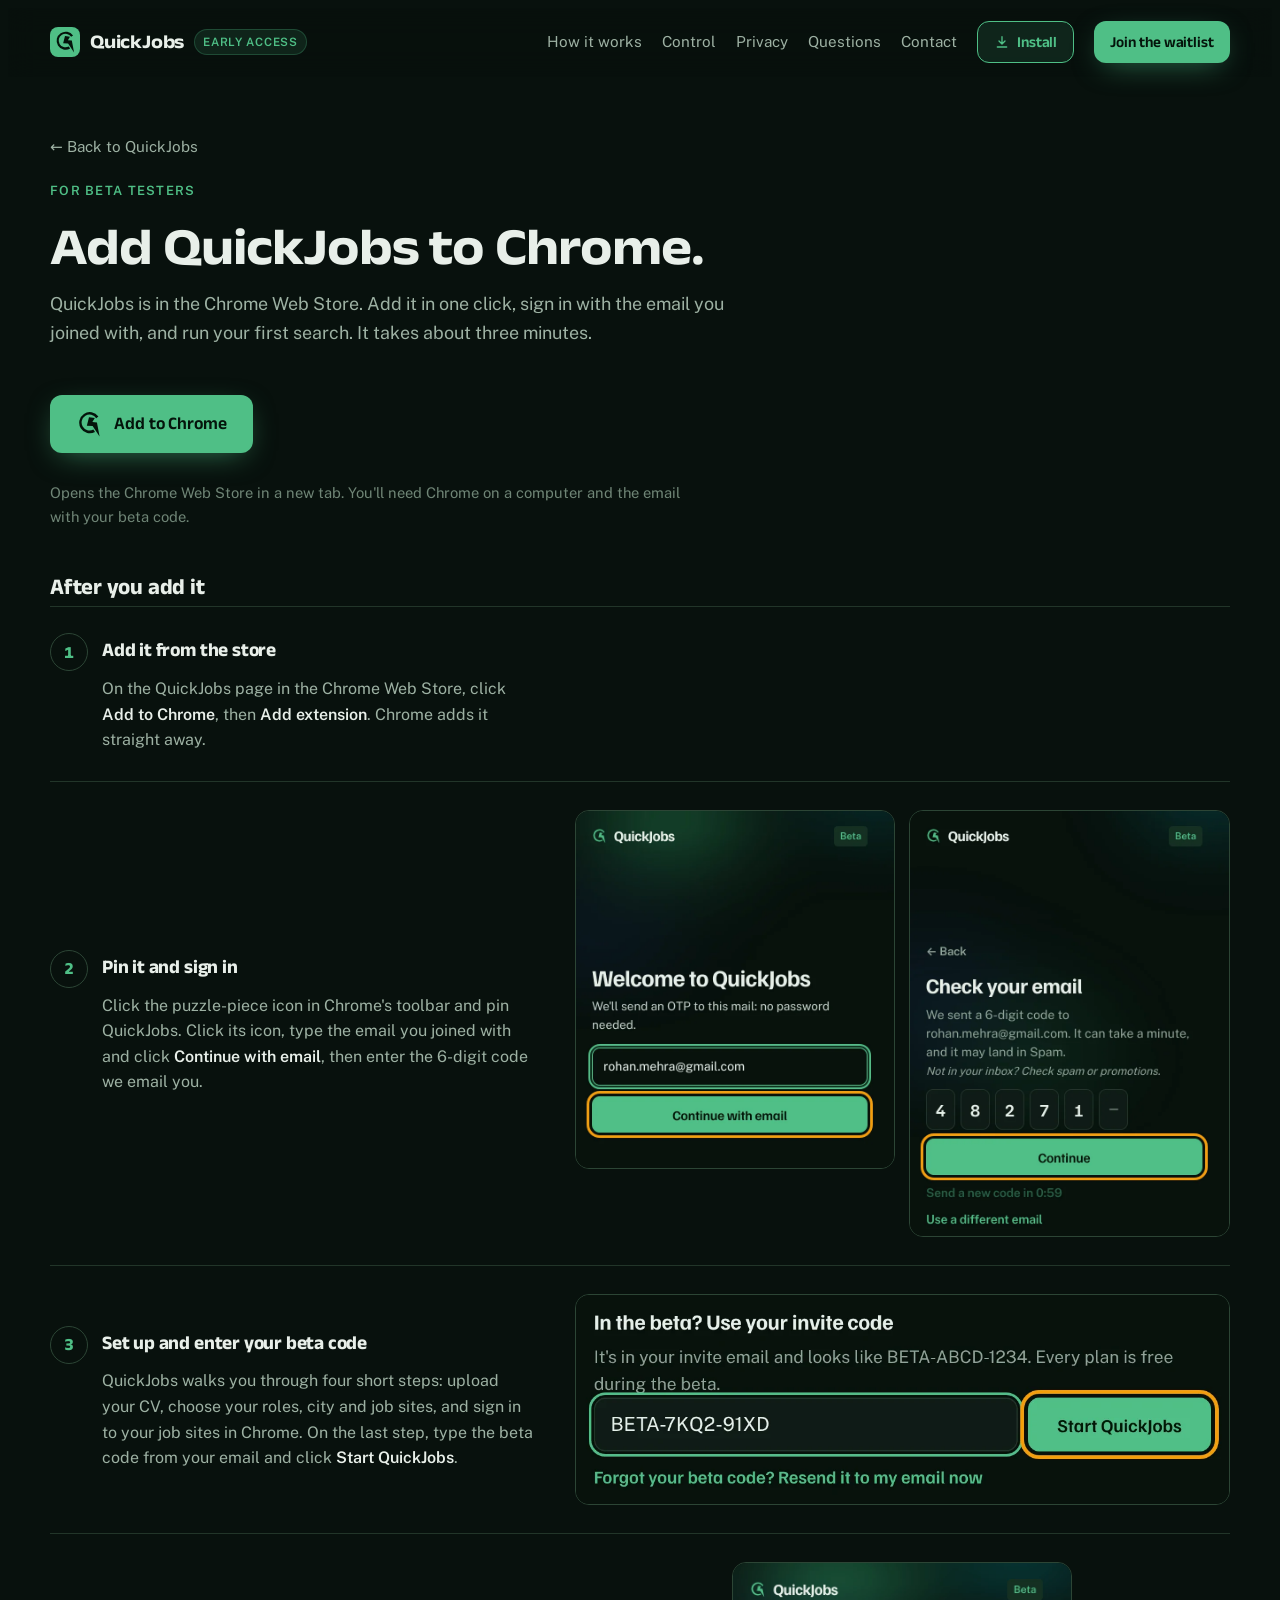
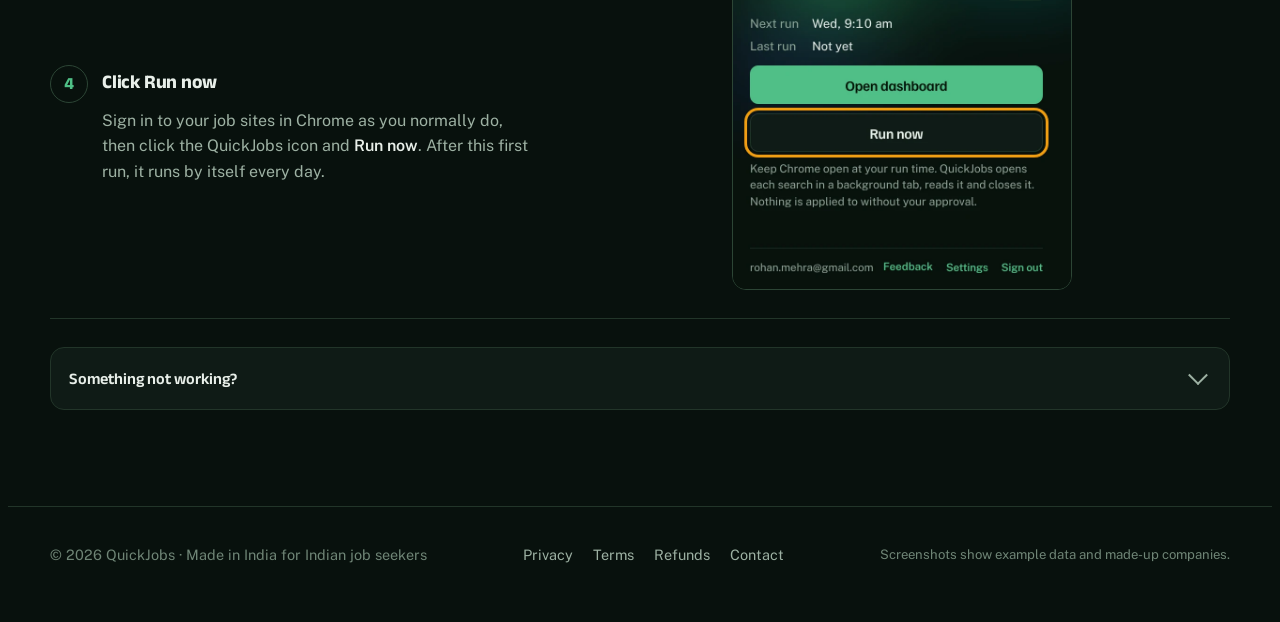
<file: site/install.html>
<!doctype html>
<html lang="en">
<head>
<meta charset="utf-8"><script>/* clean addresses: /contact, not /contact.html */(function(){var p=location.pathname,c=p.replace(/\/index\.html$/,'/').replace(/\.html$/,'');if(c!==p&&/^https?:$/.test(location.protocol))history.replaceState(null,'',c+location.search+location.hash)})();</script>
<!-- Google Tag Manager --><script>(function(w,d,s,l,i){w[l]=w[l]||[];w[l].push({'gtm.start':new Date().getTime(),event:'gtm.js'});var f=d.getElementsByTagName(s)[0],j=d.createElement(s),dl=l!='dataLayer'?'&l='+l:'';j.async=true;j.src='https://www.googletagmanager.com/gtm.js?id='+i+dl;f.parentNode.insertBefore(j,f);})(window,document,'script','dataLayer','GTM-MXN8JF9W');</script><!-- End Google Tag Manager -->
<link rel="icon" href="favicon.ico?v=1109" sizes="any"><link rel="icon" href="favicon.svg?v=1109" type="image/svg+xml"><link rel="icon" href="favicon-32.png?v=1109" sizes="32x32" type="image/png"><link rel="apple-touch-icon" href="apple-touch-icon.png?v=1109"><meta name="theme-color" content="#08110d">
<meta name="viewport" content="width=device-width,initial-scale=1,viewport-fit=cover">
<meta property="og:title" content="Install QuickJobs">
<meta property="og:description" content="Add the QuickJobs beta to Chrome in six short steps and start auto applying to jobs in India.">
<meta property="og:type" content="website"><meta property="og:site_name" content="QuickJobs"><meta property="og:url" content="https://quickjobs.pro/install">
<meta property="og:image" content="https://quickjobs.pro/og.jpg?v=1"><meta property="og:image:secure_url" content="https://quickjobs.pro/og.jpg?v=1"><meta property="og:image:type" content="image/jpeg"><meta property="og:image:width" content="1200"><meta property="og:image:height" content="630"><meta property="og:image:alt" content="QuickJobs: wake up to job applications already sent. AI personal job agent for Indian professionals.">
<meta name="twitter:card" content="summary_large_image"><meta name="twitter:image" content="https://quickjobs.pro/og.jpg?v=1">
<title>Install QuickJobs: Chrome Extension to Auto Apply to Jobs</title>
<meta name="description" content="Download the affordable QuickJobs beta and add it to Chrome in six short steps. Then let AI auto apply to jobs on Naukri, iimjobs and 4 more Indian job sites.">
<meta name="keywords" content="AI auto apply, affordable AI auto apply, cheap auto apply tool India, low cost job apply tool, auto apply jobs, Naukri auto apply, iimjobs auto apply, auto apply Naukri jobs, AI job apply tool India, Foundit, Shine, Hirist, Instahyre, AI job agent, Chrome extension auto apply jobs"><link rel="canonical" href="https://quickjobs.pro/install">
<style>
/* fonts are served from this site: no requests to Google or any other third party */
@font-face{font-family:"Anek Latin";font-style:normal;font-weight:100 800;font-stretch:75% 125%;font-display:swap;src:url(fonts/anek-latin.woff2?v=1110) format("woff2")}
@font-face{font-family:"Public Sans";font-style:normal;font-weight:400;font-display:swap;src:url(fonts/public-sans-latin-ext-400-normal.woff2?v=1110) format("woff2");unicode-range:U+0100-02BA,U+02BD-02C5,U+02C7-02CC,U+02CE-02D7,U+02DD-02FF,U+0304,U+0308,U+0329,U+1D00-1DBF,U+1E00-1E9F,U+1EF2-1EFF,U+2020,U+20A0-20AB,U+20AD-20C0,U+2113,U+2C60-2C7F,U+A720-A7FF}
@font-face{font-family:"Public Sans";font-style:normal;font-weight:400;font-display:swap;src:url(fonts/public-sans-latin-400-normal.woff2?v=1110) format("woff2");unicode-range:U+0000-00FF,U+0131,U+0152-0153,U+02BB-02BC,U+02C6,U+02DA,U+02DC,U+0304,U+0308,U+0329,U+2000-206F,U+20AC,U+2122,U+2191,U+2193,U+2212,U+2215,U+FEFF,U+FFFD}
@font-face{font-family:"Public Sans";font-style:normal;font-weight:500;font-display:swap;src:url(fonts/public-sans-latin-ext-500-normal.woff2?v=1110) format("woff2");unicode-range:U+0100-02BA,U+02BD-02C5,U+02C7-02CC,U+02CE-02D7,U+02DD-02FF,U+0304,U+0308,U+0329,U+1D00-1DBF,U+1E00-1E9F,U+1EF2-1EFF,U+2020,U+20A0-20AB,U+20AD-20C0,U+2113,U+2C60-2C7F,U+A720-A7FF}
@font-face{font-family:"Public Sans";font-style:normal;font-weight:500;font-display:swap;src:url(fonts/public-sans-latin-500-normal.woff2?v=1110) format("woff2");unicode-range:U+0000-00FF,U+0131,U+0152-0153,U+02BB-02BC,U+02C6,U+02DA,U+02DC,U+0304,U+0308,U+0329,U+2000-206F,U+20AC,U+2122,U+2191,U+2193,U+2212,U+2215,U+FEFF,U+FFFD}
@font-face{font-family:"Public Sans";font-style:normal;font-weight:600;font-display:swap;src:url(fonts/public-sans-latin-ext-600-normal.woff2?v=1110) format("woff2");unicode-range:U+0100-02BA,U+02BD-02C5,U+02C7-02CC,U+02CE-02D7,U+02DD-02FF,U+0304,U+0308,U+0329,U+1D00-1DBF,U+1E00-1E9F,U+1EF2-1EFF,U+2020,U+20A0-20AB,U+20AD-20C0,U+2113,U+2C60-2C7F,U+A720-A7FF}
@font-face{font-family:"Public Sans";font-style:normal;font-weight:600;font-display:swap;src:url(fonts/public-sans-latin-600-normal.woff2?v=1110) format("woff2");unicode-range:U+0000-00FF,U+0131,U+0152-0153,U+02BB-02BC,U+02C6,U+02DA,U+02DC,U+0304,U+0308,U+0329,U+2000-206F,U+20AC,U+2122,U+2191,U+2193,U+2212,U+2215,U+FEFF,U+FFFD}
</style>
<script>
// Waitlist goes to the live Supabase project (migration 27). The publishable key only allows what
// row-level security and the two waitlist functions allow. Set "site" to the real address once the domain exists.
window.QJ_CFG = { url: "https://igaryftppmiybqhywkwb.supabase.co", key: "sb_publishable_nxs_TkYVSCBXH8H1lZXMHg_Xxqd8hSD", site: "" };
</script>
<script src="track.js?v=1" defer></script>
<style>
/* Layout: left-weighted hero with the product stacked on the right under the aurora; long dark "night forest" scroll,
   sections alternate text-led and screenshot-led; one bold element (the aurora), everything else quiet. */
:root{
  color-scheme:dark;
  --bg:#08110d; --surface:#0f1b16; --sunk:#15241d; --line:#223529; --line-2:#2c4535;
  --fg:#e8efe9; --muted:#9db1a3; --faint:#6f8576;
  --fern:#4fbf86; --fern-ink:#04140b; --fern-soft:rgba(79,191,134,.12); --hover:#5fd197;
  --amber:#ffb26b; --blue:#7aa7ff; --forest:#2e6b3f;
  --glass:rgba(15,27,22,.86); --board:#c9d6cc; --err:#ff9b8f; --shadow:var(--shadow); --aurora:.6;
  --display:"Anek Latin","Helvetica Neue",Arial,sans-serif;
  --body:"Public Sans",system-ui,-apple-system,"Segoe UI",Roboto,sans-serif;
  --r:14px; --r-sm:10px;
  --w:1180px;
}
/* product screenshots and the hero window stay in the product's own dark look */
.win,.pop{--surface:#0f1b16;--line:#223529;--line-2:#2c4535;--fg:#e8efe9;--muted:#9db1a3;--fern:#4fbf86;color:var(--fg)}
*{box-sizing:border-box}
[hidden]{display:none!important}
main{overflow-x:clip}
html{scroll-behavior:smooth}
@media (prefers-reduced-motion:reduce){html{scroll-behavior:auto}}
body{background:var(--bg);color:var(--fg);font-family:var(--body);font-size:17px;line-height:1.6;-webkit-font-smoothing:antialiased;overflow-x:hidden;isolation:isolate}
body::before{content:"";position:fixed;inset:0 0 auto;height:env(safe-area-inset-top,0px);z-index:60;background:var(--bg)}
.gut{padding-left:max(16px,env(safe-area-inset-left,0px));padding-right:max(16px,env(safe-area-inset-right,0px))}
.wrap{max-width:var(--w);margin:0 auto}
h1,h2{font-stretch:112%}
h1,h2,h3{font-family:var(--display);font-weight:700;letter-spacing:-.02em;line-height:1.08;margin:0;text-wrap:balance}
h2{font-size:clamp(2rem,4.2vw,3.25rem)}
h3{font-size:1.2rem;letter-spacing:-.01em;line-height:1.25}
p{margin:0}
a{color:var(--fern)}
img{max-width:100%;display:block;height:auto}
.tab{font-variant-numeric:tabular-nums}
:focus-visible{outline:2px solid var(--fern);outline-offset:3px;border-radius:6px}

/* aurora */
.aurora{position:absolute;inset:-20% -25% auto -25%;height:1100px;z-index:-1;pointer-events:none;filter:blur(60px) saturate(130%);opacity:var(--aurora);
  background:radial-gradient(28% 24% at 62% 26%,rgba(79,191,134,.9),transparent 70%),radial-gradient(24% 22% at 84% 14%,rgba(32,170,180,.7),transparent 70%),radial-gradient(30% 26% at 40% 52%,rgba(52,86,200,.5),transparent 70%);
  -webkit-mask-image:linear-gradient(to bottom,#000 0%,#000 35%,transparent 80%);mask-image:linear-gradient(to bottom,#000 0%,#000 35%,transparent 80%)}
@media (prefers-reduced-motion:no-preference){.aurora{animation:drift 24s ease-in-out infinite alternate}
  @keyframes drift{0%{transform:translate(0,0) rotate(0)}50%{transform:translate(3%,-2%) rotate(5deg)}100%{transform:translate(-3%,3%) rotate(-4deg)}}}

/* nav */
.nav{position:sticky;top:env(safe-area-inset-top,0px);z-index:50;background:color-mix(in srgb,var(--bg) 70%,transparent);backdrop-filter:blur(14px);-webkit-backdrop-filter:blur(14px);border-bottom:1px solid transparent;transition:border-color .2s}
.nav.scrolled{border-bottom-color:var(--line)}
.nav .wrap{display:flex;align-items:center;justify-content:space-between;gap:16px;height:68px}
.logo{display:flex;align-items:center;gap:10px;font-family:var(--display);font-weight:700;font-stretch:112%;font-size:1.2rem;color:var(--fg);text-decoration:none;letter-spacing:-.01em}
.logo svg{width:30px;height:30px;flex:none}
.badge{font-size:.72rem;font-weight:600;letter-spacing:.06em;text-transform:uppercase;color:var(--fern);background:var(--fern-soft);border:1px solid rgba(79,191,134,.25);padding:3px 8px;border-radius:999px;font-family:var(--body)}
.nav-r{display:flex;align-items:center;gap:20px}
.nav-r a.lnk{color:var(--muted);text-decoration:none;font-size:.95rem}
.nav-r a.lnk:hover{color:var(--fg)}
.badge,.nav-r a.lnk{white-space:nowrap}
@media (max-width:1120px){.nav-r a.lnk{display:none}}
@media (max-width:640px){.logo .badge{display:none}}

/* buttons and form */
.btn{appearance:none;border:0;cursor:pointer;font:600 1rem/1 var(--display);letter-spacing:-.005em;border-radius:12px;padding:0 20px;height:52px;display:inline-flex;align-items:center;justify-content:center;gap:8px;text-decoration:none;white-space:nowrap;transition:transform .15s,background .15s,box-shadow .15s}
.btn-p{background:var(--fern);color:var(--fern-ink);box-shadow:0 8px 30px -10px rgba(79,191,134,.65)}
.btn-p:hover{background:var(--hover);transform:translateY(-1px)}
.btn-p:active{transform:translateY(0)}
.btn-s{height:42px;font-size:.95rem;padding:0 16px}
.btn-o{background:transparent;color:var(--fern);border:1px solid rgba(79,191,134,.45)}
.btn-o:hover{border-color:var(--fern);background:var(--fern-soft)}
.nav-inst{gap:7px}
.nav-inst svg{width:16px;height:16px}
.nav-inst[aria-current]{background:var(--fern-soft);border-color:var(--fern)}
.btn-g{background:transparent;color:var(--fg);border:1px solid var(--line-2)}
.btn-g:hover{border-color:var(--fern)}
.btn[disabled]{opacity:.7;cursor:progress}
.join{display:flex;gap:10px;max-width:520px;padding:6px;background:var(--glass);border:1px solid var(--line-2);border-radius:16px;backdrop-filter:blur(6px)}
.join input{flex:1;min-width:0;background:transparent;border:0;color:var(--fg);font:500 1.02rem var(--body);padding:0 12px;height:52px}
.join input::placeholder{color:var(--faint)}
.join input:focus{outline:none}
.join:focus-within{border-color:var(--fern);box-shadow:0 0 0 4px rgba(79,191,134,.15)}
.err{color:var(--err);font-size:.92rem;margin-top:10px;min-height:1.4em}
.ticks{display:flex;flex-wrap:wrap;gap:8px 20px;margin-top:6px;color:var(--muted);font-size:.92rem}
.ticks span{display:inline-flex;align-items:center;gap:7px}
.ticks svg{width:16px;height:16px;color:var(--fern);flex:none}
@media (max-width:520px){.join{flex-direction:column;padding:8px}.join input{height:48px}.join .btn{width:100%}}

/* hero */
.hero{position:relative;padding-block:56px 40px}
.hero-grid{display:grid;grid-template-columns:minmax(0,1fr) minmax(0,1.08fr);gap:56px;align-items:center}
.hero-copy{display:flex;flex-direction:column;gap:22px;min-width:0}
.pill{align-self:flex-start;display:inline-flex;align-items:center;gap:8px;font-size:.88rem;color:var(--muted);border:1px solid var(--line-2);background:var(--glass);padding:6px 12px 6px 8px;border-radius:999px}
.pill i{width:8px;height:8px;border-radius:50%;background:var(--fern);box-shadow:0 0 0 4px rgba(79,191,134,.2)}
.hero h1{font-size:clamp(2.6rem,6.2vw,4.6rem);letter-spacing:-.035em;line-height:1.02}
.hero h1 em{font-style:normal;color:var(--fern)}
.lede{font-size:1.15rem;color:var(--muted);max-width:34em}
.lede b{color:var(--fg);font-weight:600}
@media (max-width:960px){.hero-grid{grid-template-columns:1fr;gap:44px}}

.stage{position:relative;min-width:0;padding:0 0 64px 0}
.win{border:1px solid var(--line-2);border-radius:18px;background:var(--surface);overflow:hidden;box-shadow:0 40px 80px -30px var(--shadow),0 0 0 1px rgba(255,255,255,.02) inset}
.win-bar{display:flex;align-items:center;justify-content:space-between;gap:12px;padding:12px 16px;border-bottom:1px solid var(--line);font-size:.85rem;color:var(--muted)}
.win-bar b{color:var(--fg);font-family:var(--display);font-weight:600;display:flex;align-items:center;gap:8px}
.win-bar b svg{width:16px;height:16px;color:var(--fern)}
.live{display:inline-flex;align-items:center;gap:7px;color:var(--fern);font-weight:500}
.live i{width:7px;height:7px;border-radius:50%;background:var(--fern)}
@media (prefers-reduced-motion:no-preference){.live i{animation:pulse 1.6s ease-in-out infinite}@keyframes pulse{50%{opacity:.35}}}
.win-img{aspect-ratio:1608/1190;overflow:hidden}
.win-img img{width:100%}
.pop{position:absolute;left:-36px;bottom:0;width:min(40%,236px);border-radius:16px;overflow:hidden;border:1px solid var(--line-2);box-shadow:0 30px 60px -20px var(--shadow)}
.toast{position:absolute;right:-14px;top:34%;display:flex;align-items:center;gap:12px;background:var(--glass);border:1px solid rgba(79,191,134,.35);border-radius:14px;padding:12px 16px;box-shadow:0 20px 50px -18px var(--shadow);backdrop-filter:blur(8px);max-width:290px}
.toast .ck{width:30px;height:30px;border-radius:50%;background:var(--fern);color:var(--fern-ink);display:grid;place-items:center;flex:none}
.toast .ck svg{width:16px;height:16px}
.toast p{font-size:.86rem;line-height:1.35;color:var(--muted)}
.toast p b{display:block;color:var(--fg);font-weight:600;font-size:.92rem}
@media (prefers-reduced-motion:no-preference){.pop{animation:float 7s ease-in-out infinite}.toast{animation:float 7s ease-in-out -3.5s infinite}@keyframes float{50%{transform:translateY(-8px)}}}
@media (max-width:960px){.pop{left:-6px}.toast{right:-6px}}
@media (max-width:560px){.stage{padding-bottom:40px}.pop{width:42%}.toast{display:none}.live .long{display:none}}


/* sections */
section{padding-block:96px}
.sec-head{display:flex;flex-direction:column;gap:16px;max-width:760px;margin-bottom:48px}
.eyebrow{font-size:.8rem;letter-spacing:.1em;text-transform:uppercase;color:var(--fern);font-weight:600}
.sec-head p{color:var(--muted);font-size:1.12rem;max-width:40em}
@media (max-width:640px){section{padding-block:68px}.sec-head{margin-bottom:32px}}

/* pain */
.pain{display:grid;grid-template-columns:repeat(3,minmax(0,1fr));gap:18px}
.pain div{border-top:2px solid var(--line-2);padding-top:20px;display:flex;flex-direction:column;gap:10px}
.pain .n{font-family:var(--display);font-size:2.6rem;font-weight:700;color:var(--fern);line-height:1;letter-spacing:-.03em}
.pain p{color:var(--muted)}
@media (max-width:820px){.pain{grid-template-columns:1fr}}

/* run timeline */
.run{display:grid;grid-template-columns:minmax(0,.9fr) minmax(0,1.1fr);gap:56px;align-items:start}
.steps{list-style:none;margin:0;padding:0;display:flex;flex-direction:column}
.steps li{display:grid;grid-template-columns:78px 1fr;gap:18px;padding:18px 0;border-bottom:1px solid var(--line);position:relative}
.steps li:first-child{border-top:1px solid var(--line)}
.steps time{font-family:var(--display);font-weight:600;font-size:1.05rem;color:var(--faint);padding-top:1px;transition:color .3s}
.steps h3{font-size:1.12rem;transition:color .3s}
.steps p{color:var(--muted);font-size:.98rem;margin-top:4px}
.steps .out{display:inline-block;margin-top:8px;font-size:.85rem;color:var(--fern);background:var(--fern-soft);border-radius:6px;padding:2px 8px}
.steps li.on time{color:var(--fern)}
.steps li::before{content:"";position:absolute;left:-16px;top:18px;bottom:18px;width:2px;border-radius:2px;background:transparent;transition:background .3s}
.steps li.on::before{background:var(--fern)}
.run-shot{position:sticky;top:96px;display:flex;flex-direction:column;gap:16px;min-width:0}
.shot{border:1px solid var(--line-2);border-radius:var(--r);overflow:hidden;background:var(--surface);box-shadow:0 30px 70px -35px var(--shadow)}
.cap{font-size:.86rem;color:var(--faint)}
@media (max-width:960px){.run{grid-template-columns:1fr;gap:36px}.run-shot{position:static;order:-1}.steps li::before{display:none}}

/* how it works: one step and one screenshot at a time */
.story{display:grid;grid-template-columns:minmax(0,.82fr) minmax(0,1.18fr);gap:64px;align-items:start}
.story-steps{list-style:none;margin:0;padding:0 0 18vh;display:flex;flex-direction:column}
.st{min-height:68vh;display:flex;flex-direction:column;justify-content:center;gap:12px;padding-left:28px;position:relative;transition:opacity .45s ease}
.st::before{content:"";position:absolute;left:0;top:calc(50% - 60px);height:120px;width:2px;border-radius:2px;background:var(--line-2);transition:background .45s}
.st-meta{display:flex;align-items:center;gap:12px}
.st .dur{font-family:var(--display);font-weight:700;font-size:1rem;color:var(--fern);background:var(--fern-soft);border-radius:8px;padding:3px 10px}
.st-n{font-family:var(--display);font-weight:600;font-size:.85rem;color:var(--faint);letter-spacing:.06em}
.st h3{font-size:clamp(1.5rem,2.4vw,2rem);letter-spacing:-.02em}
.st p{color:var(--muted);font-size:1.06rem;max-width:30em}
.st .out{align-self:flex-start;font-size:.88rem;color:var(--fern);background:var(--fern-soft);border-radius:7px;padding:4px 10px}
.st-shot{display:none;margin:8px 0 0;flex-direction:column;gap:12px}
.story.js .st{opacity:.28}
.story.js .st.on{opacity:1}
.story.js .st.on::before{background:var(--fern)}
.story-stage{position:sticky;top:max(84px,calc(50vh - 280px))}
.stage-in{display:flex;flex-direction:column;gap:14px;border:1px solid var(--line-2);border-radius:22px;padding:18px;
  background:radial-gradient(70% 60% at 70% 0%,rgba(79,191,134,.14),transparent 70%),radial-gradient(60% 60% at 0% 100%,rgba(52,86,200,.12),transparent 70%),var(--surface);
  box-shadow:0 50px 90px -50px var(--shadow)}
.stage-head,.stage-foot{display:flex;align-items:center;justify-content:space-between;gap:12px;font-size:.85rem;color:var(--faint)}
.stage-foot .count{color:var(--muted)}.stage-foot .count b{color:var(--fg);font-family:var(--display)}
.frames{position:relative;width:100%;aspect-ratio:16/11;max-height:calc(100vh - 190px);margin:-6px 0}
.fr{position:absolute;inset:0;display:flex;flex-direction:column;align-items:center;justify-content:center;gap:14px;opacity:0;
  transform:translateY(48px) scale(.97);transition:opacity .5s ease,transform .7s cubic-bezier(.2,.75,.2,1);pointer-events:none}
.fr.past{transform:translateY(-48px) scale(.97)}
.fr.on{opacity:1;transform:none}
.fr img{width:100%;height:100%;object-fit:contain}
.stage-bar{flex:1;height:3px;border-radius:3px;background:var(--line)}
.stage-bar i{display:block;height:100%;width:20%;border-radius:3px;background:var(--fern);transition:width .5s ease}
@media (prefers-reduced-motion:reduce){.fr,.fr.past{transform:none;transition:opacity .2s}.st{transition:none}}
@media (max-width:960px){
  .story{grid-template-columns:1fr;gap:0}
  .story-stage{display:none}
  .story-steps{padding:0;gap:44px}
  .st{min-height:0;padding-left:0}
  .st::before{display:none}
  .story.js .st{opacity:1}
  .st-shot{display:flex}
  .st-shot img{width:100%}
}

/* install page: pick a computer, then the steps for it */
#guide [data-os]{display:none}
:root[data-os="win"] #guide [data-os="win"],:root[data-os="mac"] #guide [data-os="mac"],:root[data-os="linux"] #guide [data-os="linux"]{display:inline}
:root[data-os="win"] #guide .mock[data-os="win"],:root[data-os="mac"] #guide .mock[data-os="mac"],:root[data-os="linux"] #guide .mock[data-os="linux"]{display:block}
.dl{display:grid;grid-template-columns:repeat(3,minmax(0,1fr));gap:14px;max-width:820px}
.dl-b{appearance:none;cursor:pointer;position:relative;display:flex;align-items:center;gap:14px;text-align:left;padding:20px 22px;border-radius:18px;border:1px solid var(--line-2);background:var(--surface);color:var(--fg);font:inherit;transition:border-color .2s,transform .2s,background .2s}
.dl-b:hover{border-color:var(--fern);transform:translateY(-2px)}
.dl-b svg{width:30px;height:30px;color:var(--fern);flex:none}
.dl-b b{display:block;font-family:var(--display);font-size:1.15rem;font-weight:700}
.dl-b small{color:var(--muted);font-size:.88rem}
.dl-b.on{border-color:var(--fern);background:var(--fern-soft)}
.dl-rec{display:none;position:absolute;top:-10px;right:14px;font-style:normal;font-size:.72rem;font-weight:600;letter-spacing:.04em;background:var(--fern);color:var(--fern-ink);padding:3px 9px;border-radius:999px}
.dl-b.rec .dl-rec{display:block}
.dl-note{margin-top:14px;color:var(--faint);font-size:.92rem}
.phone-only{display:none;color:var(--amber)}
.is-phone .phone-only{display:inline}
/* on a phone the extension can't be added: lead with sending the page to a computer */
.phone-box{display:flex;flex-direction:column;gap:12px;padding:18px;margin-bottom:20px;border:1px solid rgba(255,178,107,.4);border-radius:16px;background:rgba(255,178,107,.06);max-width:640px}
.phone-box b{font-family:var(--display);font-size:1.12rem;display:flex;align-items:center;gap:10px}
.phone-box b svg{width:20px;height:20px;color:var(--amber);flex:none}
.phone-box p{color:var(--muted);font-size:.95rem}
.phone-box .btn{width:100%}
.phone-box .ok{color:var(--fern);font-size:.9rem;min-height:0}
.phone-box .ok:empty{display:none}
.is-phone .store-btn{background:transparent;color:var(--fg);border:1px solid var(--line-2);box-shadow:none;height:50px;font-size:1rem}
@media (max-width:640px){.back{display:inline-flex;align-items:center;min-height:44px;margin-bottom:10px}.logo{min-height:44px}section{padding-block:28px 48px}.guide{margin-top:32px}}
.guide{margin-top:44px}
.guide.reveal{animation:guide-in .6s cubic-bezier(.2,.75,.2,1)}
@keyframes guide-in{from{opacity:0;transform:translateY(16px)}to{opacity:1;transform:none}}
@media (prefers-reduced-motion:reduce){.guide.reveal{animation:none}}
.demo-note{border:1px dashed var(--line-2);border-radius:12px;padding:12px 16px;color:var(--muted);font-size:.92rem;margin-bottom:28px}
.demo-note b{color:var(--amber)}
.guide-h{display:flex;flex-wrap:wrap;align-items:center;justify-content:space-between;gap:12px;padding-bottom:6px;border-bottom:1px solid var(--line)}
.guide-h h3{font-size:1.4rem}
.os-tabs{display:flex;gap:4px;padding:4px;border:1px solid var(--line-2);border-radius:12px}
.os-tabs button{appearance:none;border:0;background:none;color:var(--muted);font:600 .9rem var(--body);padding:8px 14px;border-radius:9px;cursor:pointer}
.os-tabs button.on{background:var(--fern);color:var(--fern-ink)}
.inst-v.stack{flex-direction:column;align-items:center;gap:14px}
.inst-v.stack .mock{max-width:420px}
.inst-v.pair .shot{flex:1 1 0}
.inst-help{margin-top:28px;border:1px solid var(--line);border-radius:14px;padding:6px 18px;background:var(--surface)}
.inst-help summary{font-size:1rem;padding:12px 30px 12px 0}
.inst-help ul{margin:0 0 14px;padding-left:1.1em;display:flex;flex-direction:column;gap:8px;color:var(--muted);font-size:.95rem}
.inst-help b{color:var(--fg)}
/* OS illustrations (light, like the real dialogs) */
.mock{width:100%;max-width:420px;border-radius:12px;overflow:hidden;background:#fff;color:#1f1f1f;font:13px system-ui,-apple-system,"Segoe UI",Roboto,Ubuntu,sans-serif;box-shadow:0 24px 50px -30px var(--shadow);position:relative}
.mk-bar{display:flex;align-items:center;gap:8px;padding:8px 12px;background:#f3f3f3;border-bottom:1px solid #e3e3e3;font-size:12px;color:#444}
.mk-bar span{flex:1}
.mk-bar.win i{font-style:normal;width:22px;text-align:center;color:#555}
.mk-bar.mac{background:#ececec}.mk-bar.mac b{width:11px;height:11px;border-radius:50%;background:#ff5f57}.mk-bar.mac b:nth-child(2){background:#febc2e}.mk-bar.mac b:nth-child(3){background:#28c840}
.mk-bar.mac span{text-align:center;margin-right:40px}
.mk-bar.lin{background:#ebebeb;font-weight:600}
.mk-bar.lin em{font-style:normal;font-weight:500;padding:4px 10px;border-radius:6px;background:#fff;border:1px solid #d5d5d5}
.mk-body{padding:12px 14px 28px;display:flex;flex-direction:column;gap:4px;position:relative}
.mk-body:has(.mk-menu){min-height:178px}
.mk-body.grid{flex-direction:row;align-items:center;justify-content:center;gap:18px;padding:20px 14px 30px}
.mk-row{display:flex;align-items:center;gap:10px;padding:6px 8px;border-radius:6px}
.mk-row.sel{background:#dbeafe}
.mk-tile{display:flex;flex-direction:column;align-items:center;gap:6px;padding:10px;border-radius:8px;font-size:12px}
.mk-tile.hi{background:#dbeafe}
.mk-arrow{color:#888;font-size:18px}
.mi{display:inline-grid;place-items:center;flex:none}
.mi.zip{width:22px;height:26px;border-radius:3px;background:#e9ecef;border:1px solid #cfd4da;font:700 7px system-ui;color:#555}
.mi.dir{width:24px;height:18px;border-radius:2px 2px 4px 4px;background:#f6c344;position:relative}
.mi.dir::before{content:"";position:absolute;left:0;top:-4px;width:10px;height:5px;border-radius:2px 2px 0 0;background:#f6c344}
.mk-tile .mi.zip{width:34px;height:40px;font-size:9px}.mk-tile .mi.dir{width:44px;height:34px}
.mk-menu{position:absolute;left:150px;top:30px;width:200px;background:#fff;border:1px solid #ddd;border-radius:8px;box-shadow:0 8px 24px rgba(0,0,0,.15);padding:4px}
.mk-menu p{padding:6px 10px;border-radius:5px;margin:0}
.mk-btns{display:flex;justify-content:flex-end;gap:8px;margin-top:10px}
.mk-btns span{padding:6px 14px;border-radius:6px;border:1px solid #d0d0d0;background:#fafafa}
.mock .hi{outline:3px solid #f59e0b;outline-offset:1px;background:#fff7e6}
.mk-note{position:absolute;right:10px;bottom:6px;font-size:10px;color:#999}
@media (max-width:860px){.dl{grid-template-columns:1fr}.inst-v.pair{flex-direction:column}.mk-menu{left:110px}}
@media (max-width:400px){.mk-menu{left:60px}}

/* install guide */
.install-page #install{padding-top:56px}
.back{display:inline-block;margin-bottom:22px;color:var(--muted);text-decoration:none;font-size:.95rem}
.back:hover{color:var(--fg)}
.phase{display:flex;align-items:center;gap:12px;font-size:1.25rem;margin:40px 0 8px}
.phase span{width:30px;height:30px;border-radius:9px;background:var(--fern-soft);color:var(--fern);display:grid;place-items:center;font-size:.95rem}
.inst{list-style:none;margin:0;padding:0;display:flex;flex-direction:column}
.inst>li{display:grid;grid-template-columns:minmax(0,.85fr) minmax(0,1.15fr);gap:40px;align-items:center;padding:28px 0;border-bottom:1px solid var(--line)}
.inst-t{display:flex;flex-direction:column;gap:10px;min-width:0;position:relative;padding-left:52px}
.inst-t::before{content:attr(data-n);position:absolute;left:0;top:-2px;width:36px;height:36px;border-radius:50%;border:1px solid var(--line-2);display:grid;place-items:center;font-family:var(--display);font-weight:700;color:var(--fern);font-variant-numeric:tabular-nums}
.inst-t h4{margin:0;font-family:var(--display);font-size:1.2rem;font-weight:700;letter-spacing:-.01em}
.inst-t p{color:var(--muted);font-size:1rem}
.inst-t b{color:var(--fg);font-weight:600}
.tip{font-size:.92rem!important;color:var(--amber)!important}
.inst-v{min-width:0;display:flex;justify-content:center}
.inst-v .shot{width:100%;box-shadow:0 24px 50px -30px var(--shadow)}
.inst-v.narrow .shot{max-width:340px}
.inst-v.mid .shot{max-width:460px}
.inst-v.tall .shot{max-width:420px}
.inst-v.pair{gap:14px;align-items:flex-start}
.inst-v.pair .shot:first-child{flex:1 1 0}
.copyline{display:flex;gap:8px;align-items:stretch;max-width:380px}
.copyline code{flex:1;min-width:0;font:600 .95rem ui-monospace,SFMono-Regular,Menlo,monospace;background:var(--sunk);border:1px solid var(--line-2);border-radius:10px;padding:10px 12px;user-select:all;color:var(--fg)}
.files{display:flex;align-items:center;gap:18px;flex-wrap:wrap;justify-content:center}
.file{display:flex;flex-direction:column;align-items:center;gap:6px;padding:18px 20px;border:1px solid var(--line-2);border-radius:14px;background:var(--surface);min-width:150px}
.file b{font-size:.92rem}.file small{color:var(--faint);font-size:.8rem}
.fi{width:46px;height:54px;border-radius:6px;display:grid;place-items:center;font:700 .7rem var(--body);letter-spacing:.06em}
.fi.zip{background:#e8efe9;color:#0f1b16}
.fi.dir{width:58px;height:44px;border-radius:5px 5px 7px 7px;background:#4fbf86;position:relative}
.fi.dir::before{content:"";position:absolute;left:0;top:-7px;width:24px;height:9px;border-radius:4px 4px 0 0;background:#4fbf86}
.arrow{font-size:1.6rem;color:var(--fern)}
.cmock{width:100%;max-width:420px;border-radius:14px;overflow:hidden;background:#ffffff;color:#1f1f1f;font:14px system-ui,-apple-system,"Segoe UI",Roboto,sans-serif;position:relative;box-shadow:0 24px 50px -30px var(--shadow)}
.cm-bar{display:flex;align-items:center;gap:10px;padding:10px 12px;background:#e8eaed}
.cm-url{flex:1;background:#fff;border-radius:999px;padding:7px 14px;color:#5f6368;font-size:13px}
.cm-ico{width:30px;height:30px;border-radius:50%;display:grid;place-items:center;color:#5f6368}
.cm-ico svg{width:18px;height:18px}
.cm-ava{width:26px;height:26px;border-radius:50%;background:#7aa7ff;color:#fff;display:grid;place-items:center;font-size:12px;font-weight:600}
.cm-menu{margin:8px 12px 14px auto;width:250px;border-radius:10px;box-shadow:0 4px 18px rgba(0,0,0,.18);padding:8px 0;background:#fff}
.cm-h{padding:6px 16px 8px;font-weight:600;font-size:13px;color:#1f1f1f}
.cm-row{display:flex;align-items:center;gap:10px;padding:8px 16px}
.cm-logo svg{width:22px;height:22px;display:block}
.cm-row span:nth-child(2){flex:1;font-size:13px}
.cm-pin{width:28px;height:28px;border-radius:50%;display:grid;place-items:center;color:#5f6368}
.cm-pin svg{width:16px;height:16px}
.cm-foot{border-top:1px solid #e8eaed;margin-top:6px;padding:10px 16px 4px;font-size:13px;color:#1f1f1f}
.cm-note{position:absolute;left:12px;bottom:8px;font-size:11px;color:#80868b}
.ring{outline:3px solid #f59e0b;outline-offset:2px}
.sites{list-style:none;margin:0;padding:0;display:grid;grid-template-columns:repeat(3,minmax(0,1fr));gap:10px;width:100%;max-width:440px}
.sites li{display:flex;align-items:center;justify-content:space-between;gap:8px;padding:12px 14px;border:1px solid var(--line-2);border-radius:12px;background:var(--surface);font-family:var(--display);font-weight:600}
.sites li::after{content:"Signed in";font:500 .72rem var(--body);color:var(--fern)}
.inst-more{display:grid;grid-template-columns:repeat(2,minmax(0,1fr));gap:16px;margin-top:36px}
.inst-more>div{border:1px solid var(--line);border-radius:16px;padding:22px;background:var(--surface);display:flex;flex-direction:column;gap:10px}
.inst-more h4{margin:0;font-family:var(--display);font-size:1.1rem}
.inst-more p,.inst-more li{color:var(--muted);font-size:.95rem}
.inst-more ul{margin:0;padding-left:1.1em;display:flex;flex-direction:column;gap:8px}
.inst-more b{color:var(--fg);font-weight:600}
.inst-link{display:inline-flex;align-items:center;gap:6px;font-size:.95rem;color:var(--fern);text-decoration:none;font-weight:600;margin-top:4px}
.inst-link:hover{text-decoration:underline}
@media (max-width:860px){
  .inst>li{grid-template-columns:1fr;gap:18px;padding:24px 0}
  .inst-v{justify-content:flex-start}
  .inst-more{grid-template-columns:1fr}
  .sites{grid-template-columns:repeat(2,minmax(0,1fr))}
}

/* control bento */
.bento{display:grid;grid-template-columns:repeat(6,minmax(0,1fr));gap:16px}
.card{background:var(--surface);border:1px solid var(--line);border-radius:18px;padding:26px;display:flex;flex-direction:column;gap:12px;min-width:0;overflow:hidden}
.card p{color:var(--muted);font-size:.98rem}
.card .shot{margin-top:auto;box-shadow:none}
.c-wide{grid-column:span 4}.c-mid{grid-column:span 2}.c-half{grid-column:span 3}.c-third{grid-column:span 2}
.ico{width:40px;height:40px;border-radius:11px;background:var(--sunk);border:1px solid var(--line-2);display:grid;place-items:center;color:var(--fern)}
.ico svg{width:20px;height:20px}
.tag{align-self:flex-start;font-size:.75rem;font-weight:600;letter-spacing:.05em;text-transform:uppercase;color:var(--amber);background:rgba(255,178,107,.1);border-radius:999px;padding:3px 10px}
.limits{display:flex;flex-direction:column;gap:8px;margin-top:auto}
.limits div{display:flex;justify-content:space-between;align-items:center;font-size:.92rem;padding:8px 12px;background:var(--sunk);border-radius:9px}
.limits b{font-family:var(--display);font-variant-numeric:tabular-nums}
@media (max-width:960px){.c-wide,.c-mid,.c-half,.c-third{grid-column:span 6}}
@media (min-width:640px) and (max-width:960px){.c-third{grid-column:span 3}.c-mid{grid-column:span 3}}

/* indian forms */
.forms{display:grid;grid-template-columns:minmax(0,1fr) minmax(0,1fr);gap:56px;align-items:center}
.formcard{background:var(--surface);border:1px solid var(--line-2);border-radius:20px;padding:26px;display:flex;flex-direction:column;gap:14px;box-shadow:0 40px 80px -40px var(--shadow)}
.formcard header{display:flex;justify-content:space-between;align-items:center;gap:12px;font-size:.85rem;color:var(--muted);padding-bottom:12px;border-bottom:1px solid var(--line)}
.formcard header b{color:var(--fg);font-family:var(--display);font-weight:600;font-size:1rem}
.q{display:grid;grid-template-columns:minmax(0,1fr) auto;gap:4px 16px;align-items:center}
.q label{font-size:.92rem;color:var(--muted)}
.q .a{grid-row:span 2;display:flex;align-items:center;gap:10px;justify-self:end}
.q .v{font-family:var(--display);font-weight:600;font-size:1.06rem;font-variant-numeric:tabular-nums;background:var(--sunk);border:1px solid var(--line-2);border-radius:9px;padding:7px 12px;white-space:nowrap}
.q small{font-size:.78rem;color:var(--fern)}
.q.wait .v{border-color:rgba(255,178,107,.45);color:var(--amber);font-family:var(--body);font-weight:500;font-size:.9rem}
.q.wait small{color:var(--amber)}
.forms ul{list-style:none;padding:0;margin:26px 0 0;display:flex;flex-direction:column;gap:14px}
.forms li{display:flex;gap:12px;color:var(--muted)}
.forms li svg{width:20px;height:20px;color:var(--fern);flex:none;margin-top:3px}
.forms li b{color:var(--fg);font-weight:600}
@media (max-width:960px){.forms{grid-template-columns:1fr;gap:40px}}
@media (max-width:480px){.q{grid-template-columns:1fr}.q .a{grid-row:auto;justify-self:start}}

/* pipeline */
.pipe{display:grid;grid-template-columns:minmax(0,1.25fr) minmax(0,1fr);gap:16px}
.pipe .full{grid-column:1/-1}
@media (max-width:960px){.pipe{grid-template-columns:1fr}}

/* trust */
.trust{display:grid;grid-template-columns:repeat(3,minmax(0,1fr));gap:16px}
.trust div{padding:24px;border:1px solid var(--line);border-radius:18px;display:flex;flex-direction:column;gap:10px;background:var(--surface)}
.trust p{color:var(--muted);font-size:.96rem}
@media (max-width:1000px){.trust{grid-template-columns:repeat(2,minmax(0,1fr))}}
@media (max-width:560px){.trust{grid-template-columns:1fr}}

/* compare */
.tbl{overflow-x:auto;border:1px solid var(--line);border-radius:18px;background:var(--surface)}
table{border-collapse:collapse;width:100%;min-width:760px;font-size:.95rem}
th,td{padding:16px 18px;text-align:left;border-bottom:1px solid var(--line);vertical-align:top}
tr:last-child td{border-bottom:0}
thead th{font-family:var(--display);font-weight:600;font-size:1rem;color:var(--muted);background:var(--sunk)}
thead th.us{color:var(--fern-ink);background:var(--fern)}
td.us{background:rgba(79,191,134,.07);color:var(--fg);font-weight:500}
td{color:var(--muted)}
td:first-child{color:var(--fg);font-weight:500;width:28%}
.y{color:var(--fern)}.m{color:var(--faint)}

/* faq */
.faq{display:grid;grid-template-columns:minmax(0,.8fr) minmax(0,1.2fr);gap:56px}
details{border-bottom:1px solid var(--line)}
details:first-of-type{border-top:1px solid var(--line)}
summary{cursor:pointer;list-style:none;padding:20px 40px 20px 0;font-family:var(--display);font-weight:600;font-size:1.12rem;position:relative}
summary::-webkit-details-marker{display:none}
summary::after{content:"";position:absolute;right:6px;top:50%;width:12px;height:12px;border-right:2px solid var(--muted);border-bottom:2px solid var(--muted);transform:translateY(-70%) rotate(45deg);transition:transform .2s}
details[open] summary::after{transform:translateY(-30%) rotate(-135deg)}
details p{color:var(--muted);padding:0 0 22px;max-width:40em}
@media (max-width:960px){.faq{grid-template-columns:1fr;gap:28px}}

/* final */
.final{position:relative;overflow:hidden;border:1px solid var(--line-2);border-radius:28px;padding:72px 56px;background:radial-gradient(60% 90% at 85% 0%,rgba(79,191,134,.22),transparent 70%),radial-gradient(50% 80% at 0% 100%,rgba(52,86,200,.18),transparent 70%),var(--surface);display:grid;grid-template-columns:minmax(0,1.1fr) minmax(0,1fr);gap:40px;align-items:center}
.final h2{font-size:clamp(2rem,4.4vw,3.4rem)}
.final .clock{font-family:var(--display);font-weight:700;color:var(--fern)}
.final-r{display:flex;flex-direction:column;gap:14px;min-width:0}
@media (max-width:900px){.final{grid-template-columns:1fr;padding:44px 22px}}

/* after sign-up */
.done{max-width:540px;display:flex;flex-direction:column;gap:16px;padding:22px;background:var(--glass);border:1px solid rgba(79,191,134,.35);border-radius:18px;backdrop-filter:blur(6px)}
.done h3{display:flex;align-items:center;gap:10px;font-size:1.3rem}
.done h3 .ck{width:28px;height:28px;border-radius:50%;background:var(--fern);color:var(--fern-ink);display:grid;place-items:center;flex:none}
.done h3 .ck svg{width:15px;height:15px}
.done p{color:var(--muted);font-size:.96rem}
.done .pos{font-family:var(--display);font-weight:700;color:var(--fg)}
.qs{display:flex;flex-direction:column;gap:14px}
.qs fieldset{border:0;margin:0;padding:0;display:flex;flex-direction:column;gap:8px}
.qs legend{font-size:.9rem;font-weight:600;color:var(--fg);margin-bottom:8px;padding:0}
.chips{display:flex;flex-wrap:wrap;gap:8px}
.chips label{position:relative}
.chips input{position:absolute;opacity:0;inset:0;cursor:pointer;margin:0}
.chips span{display:inline-block;padding:8px 13px;border-radius:999px;border:1px solid var(--line-2);font-size:.88rem;color:var(--muted);cursor:pointer;transition:all .15s;user-select:none}
.chips input:checked+span{background:var(--fern-soft);border-color:var(--fern);color:var(--fg)}
.chips input:focus-visible+span{outline:2px solid var(--fern);outline-offset:2px}
.share{display:flex;gap:8px;align-items:stretch}
.share code{flex:1;min-width:0;font:600 .95rem var(--display);letter-spacing:.06em;background:var(--sunk);border:1px dashed var(--line-2);border-radius:10px;padding:10px 12px;color:var(--fg);overflow:hidden;text-overflow:ellipsis;white-space:nowrap;user-select:all}
.copy{display:inline-block;user-select:all;color:var(--fg);font-weight:600}

footer{border-top:1px solid var(--line);padding-block:36px 48px;color:var(--faint);font-size:.9rem}
footer .wrap{display:flex;flex-wrap:wrap;justify-content:space-between;gap:16px;align-items:center}
footer nav{display:flex;gap:20px;flex-wrap:wrap}
footer a{color:var(--muted);text-decoration:none}
footer a:hover{color:var(--fg)}
.note{font-size:.82rem;color:var(--faint)}
.ctl{margin-top:auto;display:flex;flex-direction:column;gap:10px;background:var(--sunk);border:1px solid var(--line-2);border-radius:12px;padding:16px}
.ctl .row{display:flex;justify-content:space-between;align-items:center;gap:14px;font-size:.92rem;color:var(--muted)}
.ctl .row b{color:var(--fg);font-family:var(--display);font-weight:600}
.ctl .row span b{display:block;font-size:1rem}
.ctl small{color:var(--faint);font-size:.82rem}
.sw{width:44px;height:26px;border-radius:999px;background:var(--fern);position:relative;flex:none}
.sw::after{content:"";position:absolute;right:3px;top:3px;width:20px;height:20px;border-radius:50%;background:#fff}
.meter{height:8px;border-radius:99px;background:var(--line);overflow:hidden}.meter i{display:block;height:100%;background:var(--fern);border-radius:99px}
.ctl .scale{margin-top:-4px}
.ctl .scale small:last-child{color:var(--fern)}
.chipx{display:inline-flex;align-items:center;gap:8px;padding:8px 12px;border-radius:999px;background:var(--surface);border:1px solid var(--line-2);font-size:.9rem;color:var(--fg)}
.chipx em{font-style:normal;font-size:.75rem;color:var(--amber)}
.chipx.add{color:var(--faint);border-style:dashed}
/* phones */
.mbar{position:fixed;left:0;right:0;bottom:0;z-index:55;display:flex;align-items:center;justify-content:space-between;gap:12px;
  padding:12px max(16px,env(safe-area-inset-right,0px)) calc(12px + env(safe-area-inset-bottom,0px)) max(16px,env(safe-area-inset-left,0px));
  background:color-mix(in srgb,var(--bg) 90%,transparent);backdrop-filter:blur(12px);-webkit-backdrop-filter:blur(12px);border-top:1px solid var(--line);
  transform:translateY(110%);transition:transform .25s ease;font-size:.88rem;color:var(--muted)}
.mbar.show{transform:none}
.mbar span{min-width:0;font-size:.8rem;line-height:1.35}
.mbar b{color:var(--fg);font-weight:600;display:block;font-size:.92rem}
@media (min-width:641px){.mbar{display:none}}
@media (prefers-reduced-motion:reduce){.mbar{transition:none}}
@media (max-width:640px){
  body{font-size:16px}
  .join input{flex:none;height:48px;font-size:16px}
  .nav-r .btn{display:none}
  .hero{padding-block:28px 16px}
  .hero-copy{gap:18px}
  .lede{font-size:1.05rem}
  .stage{display:flex;flex-direction:column;align-items:center;gap:14px;padding:0}
  .win{display:none}
  .pop{position:static;width:min(82%,300px)}
  .toast{display:flex;position:static;width:100%;max-width:340px}
  .boards{margin-top:36px}
  .mono{width:38px;height:38px}
  .mq-t b{font-size:1.05rem}
  section{padding-block:56px}
  .sec-head{gap:12px;margin-bottom:28px}
  .sec-head p{font-size:1.02rem}
  .hide-m{display:none!important}
  .pain .n{font-size:2.2rem}
  .steps li{grid-template-columns:52px 1fr;gap:12px;padding:16px 0}
  .card{padding:20px;border-radius:16px}
  .trust div{padding:20px}
  .final{border-radius:20px}
  footer{padding-bottom:calc(96px + env(safe-area-inset-bottom,0px))}
  footer nav a{display:inline-block;padding:10px 2px}
  .tbl{border:0;background:none;overflow:visible;border-radius:0}
  table,tbody,tr,td{display:block}
  table{min-width:0}
  thead{display:none}
  tbody{display:flex;flex-direction:column;gap:12px}
  tr{border:1px solid var(--line);border-radius:14px;background:var(--surface);padding:6px 0 10px}
  td,tr:last-child td{border:0;padding:7px 16px;display:flex;justify-content:space-between;align-items:baseline;gap:16px;text-align:right;font-size:.9rem}
  td:first-child{display:block;width:auto;text-align:left;font-family:var(--display);font-weight:600;font-size:1.02rem;padding:10px 16px 6px}
  td[data-label]::before{content:attr(data-label);color:var(--faint);text-align:left;flex:none}
  td.us{background:var(--fern-soft);margin:2px 10px;padding:9px 12px;border-radius:9px}
  td.us::before{color:var(--fern);font-weight:600}
  td .y{display:none}
}
.sr{position:absolute;width:1px;height:1px;overflow:hidden;clip:rect(0 0 0 0);white-space:nowrap}

/* mobile menu: a labelled Menu button opens a drop-down sheet below the bar (≤1120 px, where the links are hidden) */
.menu-b{display:none;align-items:center;gap:10px;height:44px;padding:0 14px;border-radius:12px;border:1px solid var(--line-2);background:transparent;color:var(--fg);font:inherit;font-weight:600;font-size:.95rem;cursor:pointer}
.menu-b:hover{border-color:var(--fern)}
.menu-b:focus-visible{outline:2px solid var(--fern);outline-offset:2px}
.mb-i{position:relative;width:18px;height:12px;flex:none}
.mb-i i{position:absolute;left:0;right:0;height:2px;border-radius:2px;background:currentColor;transition:transform .22s ease,opacity .22s ease}
.mb-i i:nth-child(1){top:0}.mb-i i:nth-child(2){top:5px}.mb-i i:nth-child(3){top:10px}
.menu-b[aria-expanded="true"] .mb-i i:nth-child(1){transform:translateY(5px) rotate(45deg)}
.menu-b[aria-expanded="true"] .mb-i i:nth-child(2){opacity:0}
.menu-b[aria-expanded="true"] .mb-i i:nth-child(3){transform:translateY(-5px) rotate(-45deg)}
@media (max-width:1120px){.menu-b{display:inline-flex}}
.mnav{position:fixed;left:0;right:0;top:var(--mt,64px);bottom:0;z-index:90;background:rgba(3,8,6,.62);opacity:0;transition:opacity .22s ease}
.mnav.open{opacity:1}
.mnav-p{background:var(--bg);border-bottom:1px solid var(--line-2);box-shadow:0 30px 60px -30px rgba(0,0,0,.8);padding:6px max(20px,env(safe-area-inset-left)) 24px;transform:translateY(-10px);transition:transform .22s ease;max-height:calc(100% - 24px);overflow:auto}
.mnav.open .mnav-p{transform:none}
.mnav ul{list-style:none;margin:0 auto;padding:0;max-width:var(--w)}
.mnav li a{display:flex;align-items:center;justify-content:space-between;min-height:56px;font-family:var(--display);font-weight:650;font-size:1.3rem;color:var(--fg);text-decoration:none;border-bottom:1px solid var(--line)}
.mnav li a::after{content:"→";color:var(--faint);font-family:var(--body);font-weight:400}
.mnav li a[aria-current]{color:var(--fern)}
.mnav-cta{display:grid;grid-template-columns:1fr 1fr;gap:12px;margin:20px auto 0;max-width:var(--w)}
.mnav-cta .btn{height:50px;justify-content:center}
html.menu-open{overflow:hidden}
@media (prefers-reduced-motion:reduce){.mnav,.mnav-p,.mb-i i{transition:none}}

/* store button */
.store-cta{display:flex;flex-direction:column;align-items:flex-start;gap:14px;max-width:640px}
/* Arrived from Add to Chrome on the home page: what to do in the store tab, and which step comes next here */
.follow{display:flex;flex-direction:column;gap:10px;max-width:640px;margin-bottom:22px;padding:20px 22px;border:1px solid rgba(79,191,134,.45);border-radius:16px;background:var(--fern-soft)}
.follow-k{display:flex;align-items:center;gap:9px;font-size:.78rem!important;font-weight:600;letter-spacing:.08em;text-transform:uppercase;color:var(--fern)!important}
.follow-dot{width:8px;height:8px;border-radius:50%;background:var(--fern);box-shadow:0 0 0 4px rgba(79,191,134,.2)}
@media (prefers-reduced-motion:no-preference){.follow-dot{animation:follow-pulse 1.6s ease-in-out infinite}@keyframes follow-pulse{50%{opacity:.35}}}
.follow h3{font-family:var(--display);font-size:1.35rem;letter-spacing:-.01em}
.follow p{color:var(--muted)}
.follow b{color:var(--fg);font-weight:600}
.follow-facts{list-style:none;margin:4px 0 0;padding:0;display:flex;flex-direction:column;gap:8px}
.follow-facts li{display:flex;align-items:flex-start;gap:10px;font-size:.95rem;color:var(--muted)}
.follow-facts li b{overflow-wrap:anywhere}
.follow-facts svg{width:18px;height:18px;flex:none;color:var(--fern);margin-top:2px}
.from-join .store-btn{background:transparent;color:var(--fern);border:1px solid rgba(79,191,134,.45);box-shadow:none;height:50px;font-size:1rem}
.inst>li.step-now .inst-t::before{background:var(--fern);border-color:var(--fern);color:var(--fern-ink);box-shadow:0 0 0 5px rgba(79,191,134,.18)}
.inst>li.step-now .inst-t h4::after{content:"You are here";margin-left:10px;vertical-align:middle;font:600 .7rem var(--body);letter-spacing:.06em;text-transform:uppercase;color:var(--fern-ink);background:var(--fern);padding:3px 8px;border-radius:999px}
.inst>li.step-done .inst-t::before{content:"✓";background:var(--fern-soft);border-color:rgba(79,191,134,.45);color:var(--fern)}
.store-btn{height:58px;padding:0 26px;font-size:1.1rem;gap:12px;text-decoration:none}
.store-btn svg{width:26px;height:26px}
.sr{position:absolute;width:1px;height:1px;overflow:hidden;clip:rect(0 0 0 0);white-space:nowrap}
@media (max-width:560px){.store-btn{width:100%;justify-content:center}}
</style>
</head>
<body>
<!-- Google Tag Manager (noscript) --><noscript><iframe src="https://www.googletagmanager.com/ns.html?id=GTM-MXN8JF9W" height="0" width="0" style="display:none;visibility:hidden"></iframe></noscript><!-- End Google Tag Manager (noscript) -->


<svg width="0" height="0" style="position:absolute" aria-hidden="true">
  <defs>
    <symbol id="i-bolt" viewBox="2 10 108 108"><path d="M93.3 34.7 A44 44 0 1 0 79.3 95.3 L75.1 88.5 A35 35 0 1 1 87.1 38.6 Z" fill="currentColor"/><path d="M58 37 L78 40 L69 56 L87 58 L99 114 L72 72 L49 71 Z" fill="currentColor"/></symbol>
    <symbol id="i-check" viewBox="0 0 24 24"><path d="m5 12.5 4.5 4.5L19 7.5" fill="none" stroke="currentColor" stroke-width="2.6" stroke-linecap="round" stroke-linejoin="round"/></symbol>
    <symbol id="i-shield" viewBox="0 0 24 24"><path d="M12 3 4.5 6v5.5c0 4.6 3.2 8.3 7.5 9.5 4.3-1.2 7.5-4.9 7.5-9.5V6L12 3Z" fill="none" stroke="currentColor" stroke-width="1.8" stroke-linejoin="round"/><path d="m8.8 12 2.3 2.3 4.2-4.6" fill="none" stroke="currentColor" stroke-width="1.8" stroke-linecap="round" stroke-linejoin="round"/></symbol>
    <symbol id="i-ban" viewBox="0 0 24 24"><circle cx="12" cy="12" r="8.5" fill="none" stroke="currentColor" stroke-width="1.8"/><path d="m6 6 12 12" stroke="currentColor" stroke-width="1.8"/></symbol>
    <symbol id="i-stop" viewBox="0 0 24 24"><rect x="5.5" y="5.5" width="13" height="13" rx="3" fill="none" stroke="currentColor" stroke-width="1.8"/></symbol>
    <symbol id="i-star" viewBox="0 0 24 24"><path d="m12 3.8 2.5 5.1 5.6.8-4 3.9 1 5.6-5.1-2.7-5 2.7.9-5.6-4-3.9 5.6-.8L12 3.8Z" fill="none" stroke="currentColor" stroke-width="1.8" stroke-linejoin="round"/></symbol>
    <symbol id="i-gauge" viewBox="0 0 24 24"><path d="M4 16a8 8 0 1 1 16 0" fill="none" stroke="currentColor" stroke-width="1.8" stroke-linecap="round"/><path d="m12 16 4-5" stroke="currentColor" stroke-width="1.8" stroke-linecap="round"/></symbol>
    <symbol id="i-key" viewBox="0 0 24 24"><circle cx="8" cy="14" r="4" fill="none" stroke="currentColor" stroke-width="1.8"/><path d="m11 11 8-8m-3 3 2 2m-4 0 2 2" fill="none" stroke="currentColor" stroke-width="1.8" stroke-linecap="round"/></symbol>
    <symbol id="i-laptop" viewBox="0 0 24 24"><rect x="4.5" y="5" width="15" height="10" rx="1.5" fill="none" stroke="currentColor" stroke-width="1.8"/><path d="M2.5 19h19" stroke="currentColor" stroke-width="1.8" stroke-linecap="round"/></symbol>
    <symbol id="i-in" viewBox="0 0 24 24"><path d="M12 3c2.5 2.6 3.8 5.6 3.8 9S14.5 18.4 12 21m0-18C9.5 5.6 8.2 8.6 8.2 12s1.3 6.4 3.8 9m-8.5-9h17M12 3a9 9 0 1 0 0 18 9 9 0 0 0 0-18Z" fill="none" stroke="currentColor" stroke-width="1.6"/></symbol>
    <symbol id="i-hand" viewBox="0 0 24 24"><path d="M8 13V6.5a1.5 1.5 0 0 1 3 0V12m0-6.5V4.5a1.5 1.5 0 0 1 3 0V12m0-6a1.5 1.5 0 0 1 3 0v7c0 4-2.7 7-6.5 7-2.6 0-4.4-1.4-5.6-3.6L3.6 13.2a1.5 1.5 0 0 1 2.6-1.4L8 14" fill="none" stroke="currentColor" stroke-width="1.7" stroke-linecap="round" stroke-linejoin="round"/></symbol>
  </defs>
</svg>

<header class="nav gut" id="nav">
  <div class="wrap">
    <a class="logo" href="./" aria-label="QuickJobs home">
      <svg viewBox="0 0 30 30" aria-hidden="true"><rect width="30" height="30" rx="8" fill="#4fbf86"/><g transform="translate(3.47 1.61) scale(.206)" fill="#04140b"><path d="M95 33 A44 44 0 1 0 81 97 L74 87 A33 33 0 1 1 86 40 Z"/><path d="M56 36 L80 39 L70 56 L89 58 L100 116 L71 72 L47 71 Z"/></g></svg>
      QuickJobs <span class="badge">Early access</span>
    </a>
    <div class="nav-r">
      <a class="lnk" href="./#how">How it works</a>
      <a class="lnk" href="./#control">Control</a>
      <a class="lnk" href="./#privacy">Privacy</a>
      <a class="lnk" href="./#faq">Questions</a>
      <a class="lnk" href="contact">Contact</a>
      <a class="btn btn-o btn-s nav-inst" href="install" aria-current="page"><svg viewBox="0 0 24 24" aria-hidden="true"><path d="M12 4v11m0 0-4.5-4.5M12 15l4.5-4.5M5 19.5h14" fill="none" stroke="currentColor" stroke-width="2" stroke-linecap="round" stroke-linejoin="round"/></svg>Install</a>
      <a class="btn btn-p btn-s" href="./#top">Join the waitlist</a>
      <button class="menu-b" type="button" aria-expanded="false" aria-controls="mnav"><span class="mb-i" aria-hidden="true"><i></i><i></i><i></i></span><span class="mb-t">Menu</span></button>
    </div>
  </div>
</header>
<div class="mnav" id="mnav" hidden><div class="mnav-p"><nav aria-label="Main"><ul><li><a href="./#how">How it works</a></li><li><a href="./#control">Control</a></li><li><a href="./#privacy">Privacy</a></li><li><a href="./#faq">Questions</a></li><li><a href="contact">Contact</a></li></ul><div class="mnav-cta"><a class="btn btn-o" href="install">Install</a><a class="btn btn-p" href="./#top">Join the waitlist</a></div></nav></div></div>
<script>
(() => {
  // mobile menu (disclosure pattern): Menu/Close button, Escape or a tap outside closes, focus goes back to the button
  const b = document.querySelector('.menu-b'), m = document.getElementById('mnav'), bar = document.getElementById('nav'), root = document.documentElement;
  if (!b || !m) return;
  const isOpen = () => b.getAttribute('aria-expanded') === 'true';
  const set = (open, focusBack) => {
    b.setAttribute('aria-expanded', String(open)); b.querySelector('.mb-t').textContent = open ? 'Close' : 'Menu';
    root.classList.toggle('menu-open', open);
    if (open) { m.style.setProperty('--mt', Math.round(bar.getBoundingClientRect().bottom) + 'px'); m.hidden = false; requestAnimationFrame(() => m.classList.add('open')); }
    else { m.classList.remove('open'); setTimeout(() => { if (!isOpen()) m.hidden = true; }, 230); if (focusBack) b.focus(); }
  };
  b.addEventListener('click', () => set(!isOpen()));
  m.addEventListener('click', (e) => { if (e.target === m) set(false, true); else if (e.target.closest('a')) set(false); });
  addEventListener('keydown', (e) => { if (e.key === 'Escape' && isOpen()) { e.preventDefault(); set(false, true); } });
  m.addEventListener('focusout', (e) => { if (e.relatedTarget && !m.contains(e.relatedTarget) && e.relatedTarget !== b) set(false); });
  matchMedia('(min-width: 1121px)').addEventListener('change', (e) => { if (e.matches && isOpen()) set(false); });
})();
</script>


<main id="top" class="install-page">
  <section class="gut" id="install" aria-labelledby="install-h">
    <div class="wrap">
      <a class="back" href="./">← Back to QuickJobs</a>
      <div class="sec-head">
        <span class="eyebrow">For beta testers</span>
        <h2 id="install-h">Add QuickJobs to Chrome.</h2>
        <p>QuickJobs is in the Chrome Web Store. Add it in one click, sign in with the email you joined with, and run your first search. It takes about three minutes.</p>
      </div>
      <div class="phone-box" id="phone-box" hidden>
        <b><svg viewBox="0 0 24 24" aria-hidden="true"><rect x="4.5" y="5" width="15" height="10" rx="1.5" fill="none" stroke="currentColor" stroke-width="1.8"/><path d="M2.5 18.5h19" stroke="currentColor" stroke-width="1.8" stroke-linecap="round"/></svg>You're on a phone</b>
        <p>QuickJobs is added to Chrome on a laptop or desktop. Send this page to yourself and open it there; the steps below show what happens next.</p>
        <button class="btn btn-p" type="button" id="send-self">Send this page to my computer</button>
        <p class="ok" id="send-ok" role="status"></p>
      </div>
      <div class="follow" id="follow" hidden>
        <p class="follow-k"><span class="follow-dot"></span><span id="follow-k">Step 1 of 4 · in your other tab</span></p>
        <h3 id="follow-h">The Chrome Web Store opened in a new tab.</h3>
        <p id="follow-p">Click <b>Add to Chrome</b> there, then <b>Add extension</b>. Then come back to this tab: the next steps are below.</p>
        <ul class="follow-facts">
          <li id="follow-email-li" hidden><svg viewBox="0 0 24 24" aria-hidden="true"><rect x="3" y="5" width="18" height="14" rx="2" fill="none" stroke="currentColor" stroke-width="1.8"/><path d="m4 7 8 6 8-6" fill="none" stroke="currentColor" stroke-width="1.8" stroke-linejoin="round"/></svg><span>Sign in with <b id="follow-email"></b></span></li>
          <li id="follow-code-li" hidden><svg viewBox="0 0 24 24" aria-hidden="true"><path d="M7 11V8a5 5 0 0 1 10 0v3M6 11h12v9H6z" fill="none" stroke="currentColor" stroke-width="1.8" stroke-linejoin="round"/></svg><span>Your beta code is in your inbox: search for “QuickJobs beta code”</span></li>
        </ul>
      </div>
      <div class="store-cta">
        <a class="btn btn-p store-btn" href="https://chromewebstore.google.com/detail/quickjobs-beta/fehahcmdnhepmaalgbagnlhdefikamae" target="_blank" rel="noopener"><svg viewBox="2 10 108 108" aria-hidden="true"><path d="M95 33 A44 44 0 1 0 81 97 L74 87 A33 33 0 1 1 86 40 Z" fill="currentColor"/><path d="M56 36 L80 39 L70 56 L89 58 L100 116 L71 72 L47 71 Z" fill="currentColor"/></svg>Add to Chrome<span class="sr"> (opens the Chrome Web Store in a new tab)</span></a>
        <p class="dl-note" id="dl-note">Opens the Chrome Web Store in a new tab. You'll need Chrome on a computer and the email with your beta code.</p>
      </div>

      <div class="guide" id="guide">
        <div class="guide-h"><h3>After you add it</h3></div>
        <ol class="inst">
          <li><div class="inst-t" data-n="1"><h4>Add it from the store</h4><p>On the QuickJobs page in the Chrome Web Store, click <b>Add to Chrome</b>, then <b>Add extension</b>. Chrome adds it straight away.</p></div></li>
          <li><div class="inst-t" data-n="2"><h4>Pin it and sign in</h4><p>Click the puzzle-piece icon in Chrome's toolbar and pin QuickJobs. Click its icon, type the email you joined with and click <b>Continue with email</b>, then enter the 6-digit code we email you.</p></div>
            <div class="inst-v pair"><div class="shot"><img src="shots/install/i6-email.webp?v=1119" width="720" height="806" alt="The QuickJobs popup with an email typed and Continue with email highlighted." loading="lazy"></div><div class="shot"><img src="shots/install/i7-code.webp?v=1119" width="720" height="960" alt="The Check your email screen with the 6-digit code typed and Continue highlighted." loading="lazy"></div></div></li>
          <li><div class="inst-t" data-n="3"><h4>Set up and enter your beta code</h4><p>QuickJobs walks you through four short steps: upload your CV, choose your roles, city and job sites, and sign in to your job sites in Chrome. On the last step, type the beta code from your email and click <b>Start QuickJobs</b>.</p></div>
            <div class="inst-v"><div class="shot"><img src="shots/install/i10-invite.webp?v=1119" width="1020" height="326" alt="The beta code box with a code typed in and Start QuickJobs highlighted." loading="lazy"></div></div></li>
          <li><div class="inst-t" data-n="4"><h4>Click Run now</h4><p>Sign in to your job sites in Chrome as you normally do, then click the QuickJobs icon and <b>Run now</b>. After this first run, it runs by itself every day.</p></div>
            <div class="inst-v narrow"><div class="shot"><img src="shots/install/i12-runnow.webp?v=1110" width="720" height="694" alt="The popup ready for the first run, with Run now highlighted." loading="lazy"></div></div></li>
        </ol>
        <details class="inst-help"><summary>Something not working?</summary><ul>
          <li><b>Can't see the QuickJobs icon:</b> click the puzzle-piece icon at the top right of Chrome and pin QuickJobs.</li>
          <li><b>No sign-in code:</b> check Spam or Promotions, wait a minute, then click Send a new code.</li>
          <li><b>No beta code:</b> search your inbox for “QuickJobs beta code”. On the last setup step, click <b>Forgot your beta code?</b> and we'll send it again.</li>
          <li><b>Store page won't open:</b> make sure you're using Google Chrome on a computer, then try the button again.</li>
          <li><b>Updating:</b> Chrome updates QuickJobs for you automatically.</li></ul></details>
      </div>
    </div>
  </section>
</main>

<footer class="gut">
  <div class="wrap">
    <span>© 2026 QuickJobs · Made in India for Indian job seekers</span>
    <nav id="legal" hidden><a href="privacy">Privacy</a><a href="terms">Terms</a><a href="refunds">Refunds</a><a href="contact">Contact</a></nav>
    <span class="note">Screenshots show example data and made-up companies.</span>
  </div>
</footer>


<script>
(() => {
  const CFG = window.QJ_CFG || {};
  const PROD = !!(CFG.url && CFG.key);
  const $ = (s, r = document) => r.querySelector(s);
  const $$ = (s, r = document) => [...r.querySelectorAll(s)];
  const store = { get(k) { try { return JSON.parse(localStorage.getItem(k)); } catch { return null; } }, set(k, v) { try { localStorage.setItem(k, JSON.stringify(v)); } catch {} } };
  if (PROD) $('#legal').hidden = false;

  // copy chrome://extensions (web pages can't link to chrome:// addresses)
  $$('[data-copy-text]').forEach((b) => b.addEventListener('click', async () => {
    const t = b.dataset.copyText;
    try { await navigator.clipboard.writeText(t); b.textContent = 'Copied'; }
    catch { const r = document.createRange(); r.selectNodeContents($('#ext-url')); const s = getSelection(); s.removeAllRanges(); s.addRange(r); b.textContent = 'Selected'; }
    setTimeout(() => (b.textContent = 'Copy'), 1800);
  }));

  // nav border on scroll
  const nav = $('#nav');
  const onScroll = () => nav.classList.toggle('scrolled', scrollY > 8);
  addEventListener('scroll', onScroll, { passive: true }); onScroll();
  $$('[data-focus-join]').forEach((a) => a.addEventListener('click', (e) => {
    e.preventDefault(); scrollTo({ top: 0, behavior: matchMedia('(prefers-reduced-motion: reduce)').matches ? 'auto' : 'smooth' });
    setTimeout(() => { const i = $('#email-hero'); if (i) i.focus({ preventScroll: true }); }, 400);
  }));

  // phones: a join bar at the bottom once the hero form is off screen, hidden near the other form or after joining
  const mbar = $('#mbar');
  if (mbar && 'IntersectionObserver' in window) {
    const seen = new Set();
    const sync = () => { const on = !store.get('qj-joined') && seen.size === 0 && scrollY > 300; mbar.classList.toggle('show', on); mbar.setAttribute('aria-hidden', on ? 'false' : 'true'); $('a', mbar).tabIndex = on ? 0 : -1; };
    const io = new IntersectionObserver((es) => { es.forEach((e) => e.isIntersecting ? seen.add(e.target) : seen.delete(e.target)); sync(); });
    $$('.joinbox').forEach((b) => io.observe(b));
    addEventListener('scroll', sync, { passive: true });
    window.__qjSyncBar = sync;
  }

  // how it works: the step crossing the middle of the screen is the one in focus, with its screenshot beside it
  const story = $('#story');
  if (story && 'IntersectionObserver' in window) {
    const sts = $$('.st', story), frs = $$('.fr', story), cur = $('#st-cur'), bar = $('#st-bar');
    let active = 0;
    const set = (i) => {
      if (i === active) return; active = i;
      sts.forEach((el, k) => el.classList.toggle('on', k === i));
      frs.forEach((el, k) => { el.classList.toggle('on', k === i); el.classList.toggle('past', k < i); });
      if (cur) cur.textContent = String(i + 1).padStart(2, '0');
      if (bar) bar.style.width = ((i + 1) / sts.length * 100) + '%';
    };
    story.classList.add('js');
    const io2 = new IntersectionObserver((es) => es.forEach((e) => { if (e.isIntersecting) set(+e.target.dataset.i); }), { rootMargin: '-48% 0px -48% 0px' });
    sts.forEach((el) => io2.observe(el));
    frs.forEach((el, k) => { if (k > 0) el.querySelectorAll('img').forEach((im) => { im.loading = 'eager'; }); });
  }

  // referral code that brought this visitor: ?ref=CODE on the real site, #r-CODE in the preview
  const fromUrl = (new URLSearchParams(location.search).get('ref') || (location.hash.match(/^#r-([A-Za-z0-9]{4,12})$/) || [])[1] || '').toUpperCase();
  if (fromUrl) store.set('qj-ref', fromUrl);
  const refBy = store.get('qj-ref') || null;
  const source = (new URLSearchParams(location.search).get('utm_source') || (PROD ? 'site' : 'preview')).slice(0, 60);
  const EMAIL = /^[^@\s]+@[^@\s]+\.[^@\s]{2,}$/;
  const code6 = () => Array.from(crypto.getRandomValues(new Uint8Array(6)), (b) => 'ABCDEFGHJKLMNPQRSTUVWXYZ23456789'[b % 32]).join('');
  const withTimeout = (p, ms) => Promise.race([p, new Promise((_, rej) => setTimeout(() => rej(new Error('timeout')), ms))]);

  // ---------- saving: Supabase on the real site, the page's own database in the preview ----------
  async function rpc(fn, args) {
    const res = await withTimeout(fetch(`${CFG.url}/rest/v1/rpc/${fn}`, { method: 'POST', headers: { apikey: CFG.key, 'Content-Type': 'application/json' }, body: JSON.stringify(args) }), 12000);
    const body = await res.json().catch(() => null);
    if (!res.ok) { const e = new Error(body?.message || 'failed'); e.status = res.status; throw e; }
    return body;
  }
  let dbRef = null;
  async function previewDoc() {
    if (dbRef) return dbRef;
    if (!window.claude?.use) throw Object.assign(new Error('nodb'), { nodb: true });
    const [db, user] = await withTimeout(Promise.all([window.claude.use('db'), window.claude.use('user')]), 10000);
    const uid = user ? await user.id() : null;
    if (!db || !uid) throw Object.assign(new Error('nodb'), { nodb: true });
    dbRef = db.doc('waitlist/' + uid); return dbRef;
  }
  async function join(email) {
    if (PROD) return rpc('join_waitlist', { p_email: email, p_ref: refBy, p_source: source });
    const doc = await previewDoc();
    const snap = await doc.get();
    const old = snap.exists ? snap.data() : null;
    const ref_code = old?.ref_code || code6();
    await doc.set({ ...(old || {}), email, ref_code, referred_by: old?.referred_by ?? refBy, source, joined_at: old?.joined_at || new Date().toISOString() });
    return { ref_code, position: null, already: !!old };
  }
  async function details(code, exp, sites) {
    if (PROD) return rpc('waitlist_details', { p_ref_code: code, p_experience: exp, p_sites: sites });
    const doc = await previewDoc(); await doc.update({ experience: exp, sites, details_at: new Date().toISOString() });
  }

  // ---------- the two forms ----------
  function showDone(box, email, r) {
    const n = $('#done-tpl').content.firstElementChild.cloneNode(true);
    $('[data-email]', n).textContent = email;
    if (r.code_coming) {
      // The server emails the beta code on its own as soon as the sign-up is saved (once; nothing here can send it again).
      const b = document.createElement('b'); b.textContent = email;
      $('[data-title]', n).textContent = r.already ? "You're in." : "You're in. Check your inbox.";
      $('[data-sub]', n).replaceChildren(r.already ? 'We sent your beta code to ' : 'Your beta code is on its way to ', b,
        r.already ? '. Search your inbox for “QuickJobs beta code”.' : '. It usually arrives within a minute. Not there? Check Promotions or Spam.');
    } else if (r.already) $('[data-title]', n).textContent = "You're already on the list.";
    const code = r.ref_code;
    const qs = $('[data-qs]', n);
    if (!code || r.already) qs.remove();
    else qs.addEventListener('submit', async (e) => {
      e.preventDefault();
      const exp = qs.querySelector('input[name=exp]:checked')?.value ?? null;
      const sites = $$('input[name=sites]:checked', qs).map((i) => i.value);
      const b = $('button', qs); b.disabled = true; b.textContent = 'Saving…';
      try { await details(code, exp, sites); qs.innerHTML = '<p style="color:var(--fern)">Thanks. That helps us invite the right people first.</p>'; }
      catch { b.disabled = false; b.textContent = 'Try again'; }
    });
    box.replaceChildren(n); n.focus({ preventScroll: true });
  }

  $$('.joinbox').forEach((box) => {
    const form = $('form', box), input = $('input', form), btn = $('button', form), err = $('.err', box);
    form.addEventListener('submit', async (e) => {
      e.preventDefault();
      const email = input.value.trim().toLowerCase();
      if (!EMAIL.test(email) || email.length > 254) { err.textContent = 'Enter your email address, like name@gmail.com.'; input.focus(); return; }
      err.textContent = ''; btn.disabled = true; const label = btn.textContent; btn.textContent = 'Joining…';
      try {
        const r = await join(email);
        window.qjTrack?.('waitlist_joined');
        store.set('qj-joined', { email, ref_code: r.ref_code ?? null, code_coming: !!r.code_coming }); window.__qjSyncBar?.();
        $$('.joinbox').forEach((b) => showDone(b, email, b === box ? r : { already: true, ref_code: r.ref_code, code_coming: !!r.code_coming }));
      } catch (ex) {
        btn.disabled = false; btn.textContent = label;
        err.innerHTML = ex.nodb
          ? 'Sign-ups open on our own site soon. Until then, email <span class="copy">quickjobsbeta@gmail.com</span> and we\'ll add you.'
          : ex.status === 400 ? 'That email doesn\'t look right. Check it and try again.'
          : 'We couldn\'t save that just now. Try again in a minute.';
      }
    });
  });

  // someone who joined before sees their status, not the form
  const prev = store.get('qj-joined');
  if (prev?.email) $$('.joinbox').forEach((b) => showDone(b, prev.email, { already: true, ref_code: prev.ref_code, code_coming: !!prev.code_coming }));
})();
</script>

<script>
/* Arrived from "Add to Chrome" on the home page (?from=join): the store is open in the other tab. Say what to do there,
   mark step 1 as the current one, and when they come back to this tab, move them on to step 2. */
(() => {
  if (new URLSearchParams(location.search).get('from') !== 'join') return;
  const phone = /Android|iPhone|iPad|iPod|Mobile/i.test(navigator.userAgent) || (matchMedia('(pointer: coarse)').matches && Math.min(screen.width, screen.height) < 820);
  if (phone) return;   // phones get the send-to-computer box instead
  const $ = (id) => document.getElementById(id);
  let joined = null; try { joined = JSON.parse(localStorage.getItem('qj-joined')); } catch (e) {}
  const box = $('follow'); if (!box) return;
  box.hidden = false; document.documentElement.classList.add('from-join');
  if (joined?.email) { $('follow-email').textContent = joined.email; $('follow-email-li').hidden = false; }
  if (joined?.code_coming) $('follow-code-li').hidden = false;
  const btn = document.querySelector('.store-btn'); if (btn) btn.firstChild && btn.childNodes.forEach((n) => { if (n.nodeType === 3 && /Add to Chrome/.test(n.nodeValue)) n.nodeValue = 'Store tab didn\u2019t open? Open it again'; });
  $('dl-note').textContent = 'Only if the store tab didn\u2019t open, or you closed it.';
  const steps = [...document.querySelectorAll('.inst > li')];
  const mark = (i) => steps.forEach((li, k) => { li.classList.toggle('step-now', k === i); li.classList.toggle('step-done', k < i); });
  mark(0);
  let away = false;
  document.addEventListener('visibilitychange', () => {
    if (document.hidden) { away = true; return; }
    if (!away || box.dataset.step === '2') return;
    box.dataset.step = '2'; mark(1);
    $('follow-k').textContent = 'Step 2 of 4 \u00b7 here in Chrome';
    $('follow-h').textContent = 'Added it? Now pin QuickJobs and sign in.';
    $('follow-p').innerHTML = 'Click the puzzle-piece icon at the top right of Chrome, pin <b>QuickJobs</b>, then click its icon. The steps are just below.';
    const reduce = matchMedia('(prefers-reduced-motion: reduce)').matches;
    steps[1]?.scrollIntoView({ behavior: reduce ? 'auto' : 'smooth', block: 'center' });
  });
})();
</script>

<script>
/* Phones can't add a Chrome extension: show a way to send this page to a computer (share sheet, else email, with the link copied). */
(() => {
  const ua = navigator.userAgent, phone = /Android|iPhone|iPad|iPod|Mobile/i.test(ua) || (matchMedia('(pointer: coarse)').matches && Math.min(screen.width, screen.height) < 820);
  const box = document.getElementById('phone-box'); if (!phone || !box) return;
  document.documentElement.classList.add('is-phone'); box.hidden = false;
  const url = location.origin + location.pathname, ok = document.getElementById('send-ok');
  document.getElementById('send-self').addEventListener('click', async () => {
    try { if (navigator.share) { await navigator.share({ title: 'Install QuickJobs', text: 'Open this on your computer to add QuickJobs to Chrome.', url }); ok.textContent = 'Sent. Open it in Chrome on your computer.'; return; } } catch (e) { if (e && e.name === 'AbortError') return; }
    try { await navigator.clipboard.writeText(url); ok.textContent = 'Link copied. Opening your email app…'; } catch (e) {}
    location.href = 'mailto:?subject=' + encodeURIComponent('Install QuickJobs on my computer') + '&body=' + encodeURIComponent('Open this in Chrome on a laptop or desktop:\n' + url);
  });
})();
</script>
</body>
</html>
</file>
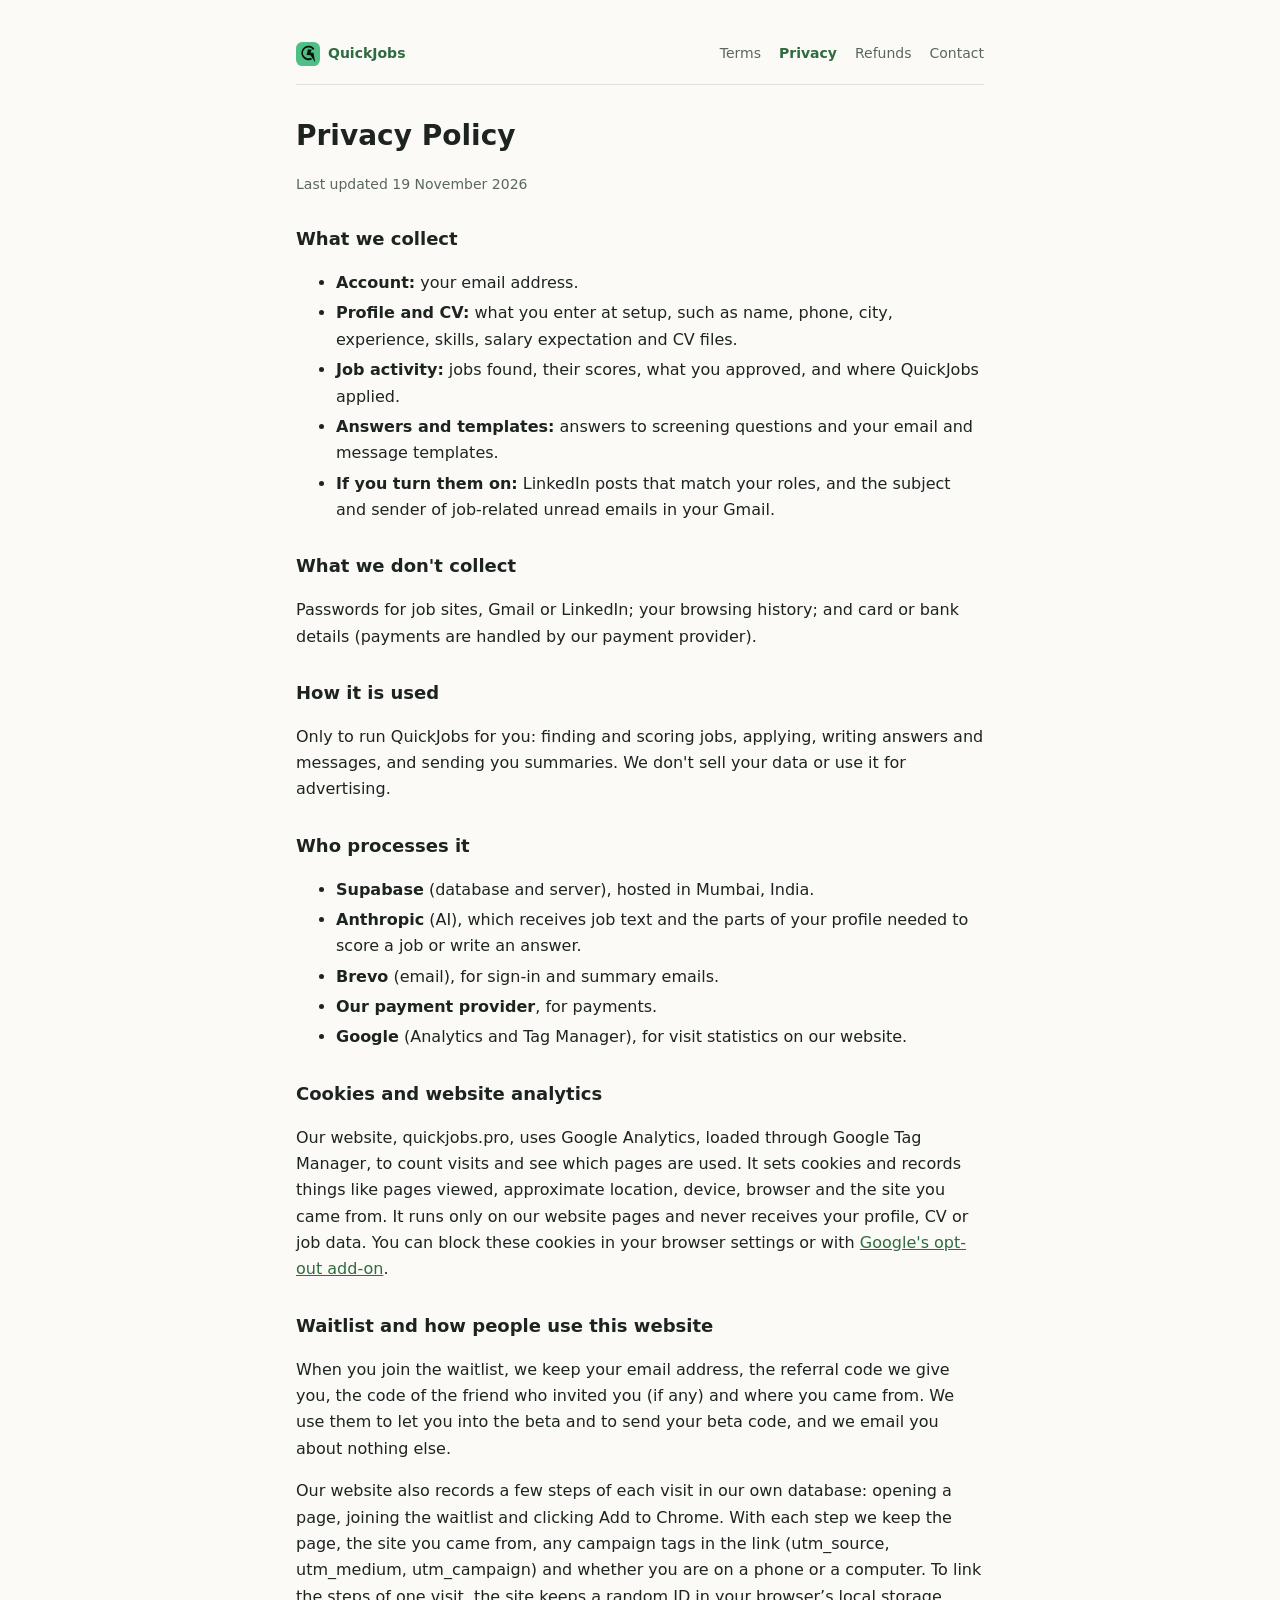
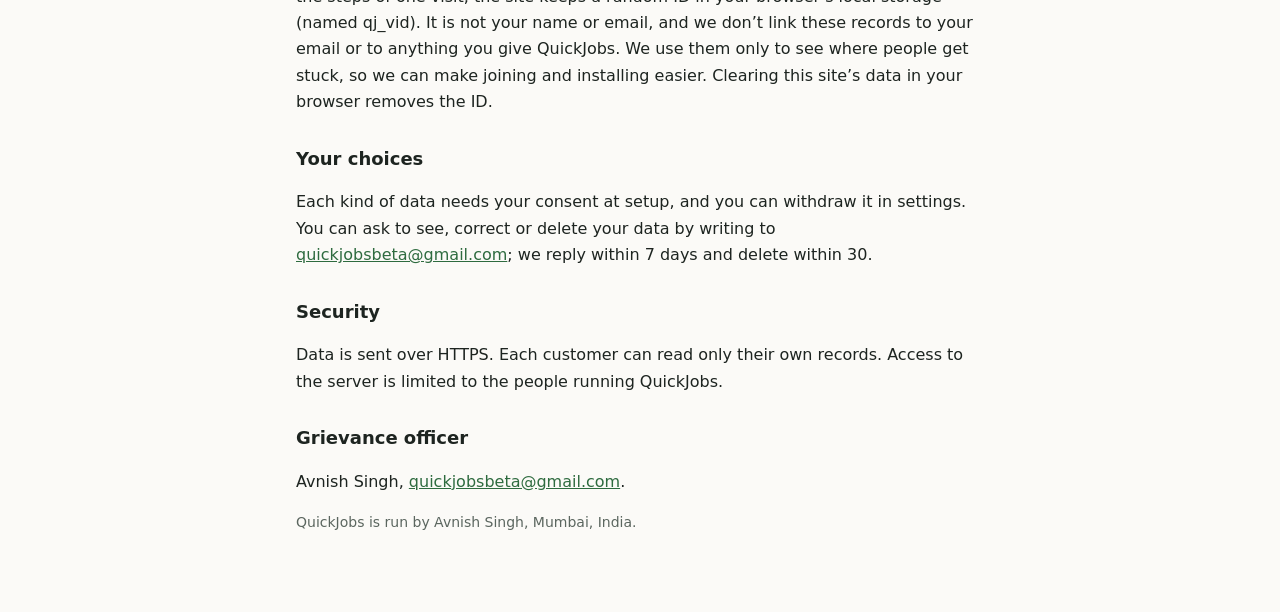
<file: site/privacy.html>
<!doctype html><html lang="en"><head><meta charset="utf-8"><script>/* clean addresses: /contact, not /contact.html */(function(){var p=location.pathname,c=p.replace(/\/index\.html$/,'/').replace(/\.html$/,'');if(c!==p&&/^https?:$/.test(location.protocol))history.replaceState(null,'',c+location.search+location.hash)})();</script><!-- Google Tag Manager --><script>(function(w,d,s,l,i){w[l]=w[l]||[];w[l].push({'gtm.start':new Date().getTime(),event:'gtm.js'});var f=d.getElementsByTagName(s)[0],j=d.createElement(s),dl=l!='dataLayer'?'&l='+l:'';j.async=true;j.src='https://www.googletagmanager.com/gtm.js?id='+i+dl;f.parentNode.insertBefore(j,f);})(window,document,'script','dataLayer','GTM-MXN8JF9W');</script><!-- End Google Tag Manager --><link rel="icon" href="favicon.ico?v=1109" sizes="any"><link rel="icon" href="favicon.svg?v=1109" type="image/svg+xml"><link rel="icon" href="favicon-32.png?v=1109" sizes="32x32" type="image/png"><link rel="apple-touch-icon" href="apple-touch-icon.png?v=1109"><meta name="theme-color" content="#08110d"><meta name="viewport" content="width=device-width,initial-scale=1"><title>Privacy Policy · QuickJobs</title><meta name="description" content="What data QuickJobs collects to auto apply to jobs for you, who processes it, how analytics cookies are used and how to see or delete your data."><link rel="canonical" href="https://quickjobs.pro/privacy"><meta property="og:type" content="website"><meta property="og:site_name" content="QuickJobs"><meta property="og:url" content="https://quickjobs.pro/privacy"><meta property="og:title" content="Privacy Policy · QuickJobs"><meta property="og:description" content="What data QuickJobs collects to auto apply to jobs for you, who processes it, how analytics cookies are used and how to see or delete your data."><meta property="og:image" content="https://quickjobs.pro/og.jpg?v=1"><meta property="og:image:width" content="1200"><meta property="og:image:height" content="630"><meta name="twitter:card" content="summary_large_image"><meta name="twitter:image" content="https://quickjobs.pro/og.jpg?v=1"><link rel="stylesheet" href="style.css"></head><body><!-- Google Tag Manager (noscript) --><noscript><iframe src="https://www.googletagmanager.com/ns.html?id=GTM-MXN8JF9W" height="0" width="0" style="display:none;visibility:hidden"></iframe></noscript><!-- End Google Tag Manager (noscript) --><main>
<nav><a class="logo" href="./" style="display:inline-flex;align-items:center;gap:8px;text-decoration:none"><svg viewBox="0 0 30 30" width="24" height="24" aria-hidden="true"><rect width="30" height="30" rx="8" fill="#4fbf86"/><g transform="translate(3.47 1.61) scale(.206)" fill="#04140b"><path d="M95 33 A44 44 0 1 0 81 97 L74 87 A33 33 0 1 1 86 40 Z"/><path d="M56 36 L80 39 L70 56 L89 58 L100 116 L71 72 L47 71 Z"/></g></svg>QuickJobs</a><a href="terms">Terms</a><a href="privacy" aria-current="page">Privacy</a><a href="refunds">Refunds</a><a href="contact">Contact</a></nav>
<h1>Privacy Policy</h1><p class="date">Last updated 19 November 2026</p>
<h2>What we collect</h2>
<ul><li><b>Account:</b> your email address.</li>
<li><b>Profile and CV:</b> what you enter at setup, such as name, phone, city, experience, skills, salary expectation and CV files.</li>
<li><b>Job activity:</b> jobs found, their scores, what you approved, and where QuickJobs applied.</li>
<li><b>Answers and templates:</b> answers to screening questions and your email and message templates.</li>
<li><b>If you turn them on:</b> LinkedIn posts that match your roles, and the subject and sender of job-related unread emails in your Gmail.</li></ul>
<h2>What we don't collect</h2>
<p>Passwords for job sites, Gmail or LinkedIn; your browsing history; and card or bank details (payments are handled by our payment provider).</p>
<h2>How it is used</h2>
<p>Only to run QuickJobs for you: finding and scoring jobs, applying, writing answers and messages, and sending you summaries. We don't sell your data or use it for advertising.</p>
<h2>Who processes it</h2>
<ul><li><b>Supabase</b> (database and server), hosted in Mumbai, India.</li>
<li><b>Anthropic</b> (AI), which receives job text and the parts of your profile needed to score a job or write an answer.</li>
<li><b>Brevo</b> (email), for sign-in and summary emails.</li>
<li><b>Our payment provider</b>, for payments.</li><li><b>Google</b> (Analytics and Tag Manager), for visit statistics on our website.</li></ul>
<h2>Cookies and website analytics</h2><p>Our website, quickjobs.pro, uses Google Analytics, loaded through Google Tag Manager, to count visits and see which pages are used. It sets cookies and records things like pages viewed, approximate location, device, browser and the site you came from. It runs only on our website pages and never receives your profile, CV or job data. You can block these cookies in your browser settings or with <a href="https://tools.google.com/dlpage/gaoptout">Google's opt-out add-on</a>.</p><h2>Waitlist and how people use this website</h2><p>When you join the waitlist, we keep your email address, the referral code we give you, the code of the friend who invited you (if any) and where you came from. We use them to let you into the beta and to send your beta code, and we email you about nothing else.</p><p>Our website also records a few steps of each visit in our own database: opening a page, joining the waitlist and clicking Add to Chrome. With each step we keep the page, the site you came from, any campaign tags in the link (utm_source, utm_medium, utm_campaign) and whether you are on a phone or a computer. To link the steps of one visit, the site keeps a random ID in your browser’s local storage (named qj_vid). It is not your name or email, and we don’t link these records to your email or to anything you give QuickJobs. We use them only to see where people get stuck, so we can make joining and installing easier. Clearing this site’s data in your browser removes the ID.</p><h2>Your choices</h2>
<p>Each kind of data needs your consent at setup, and you can withdraw it in settings. You can ask to see, correct or delete your data by writing to <a href="mailto:quickjobsbeta@gmail.com">quickjobsbeta@gmail.com</a>; we reply within 7 days and delete within 30.</p>
<h2>Security</h2>
<p>Data is sent over HTTPS. Each customer can read only their own records. Access to the server is limited to the people running QuickJobs.</p>
<h2>Grievance officer</h2>
<p>Avnish Singh, <a href="mailto:quickjobsbeta@gmail.com">quickjobsbeta@gmail.com</a>.</p>
<p class="date">QuickJobs is run by Avnish Singh, Mumbai, India.</p></main></body></html>
</file>
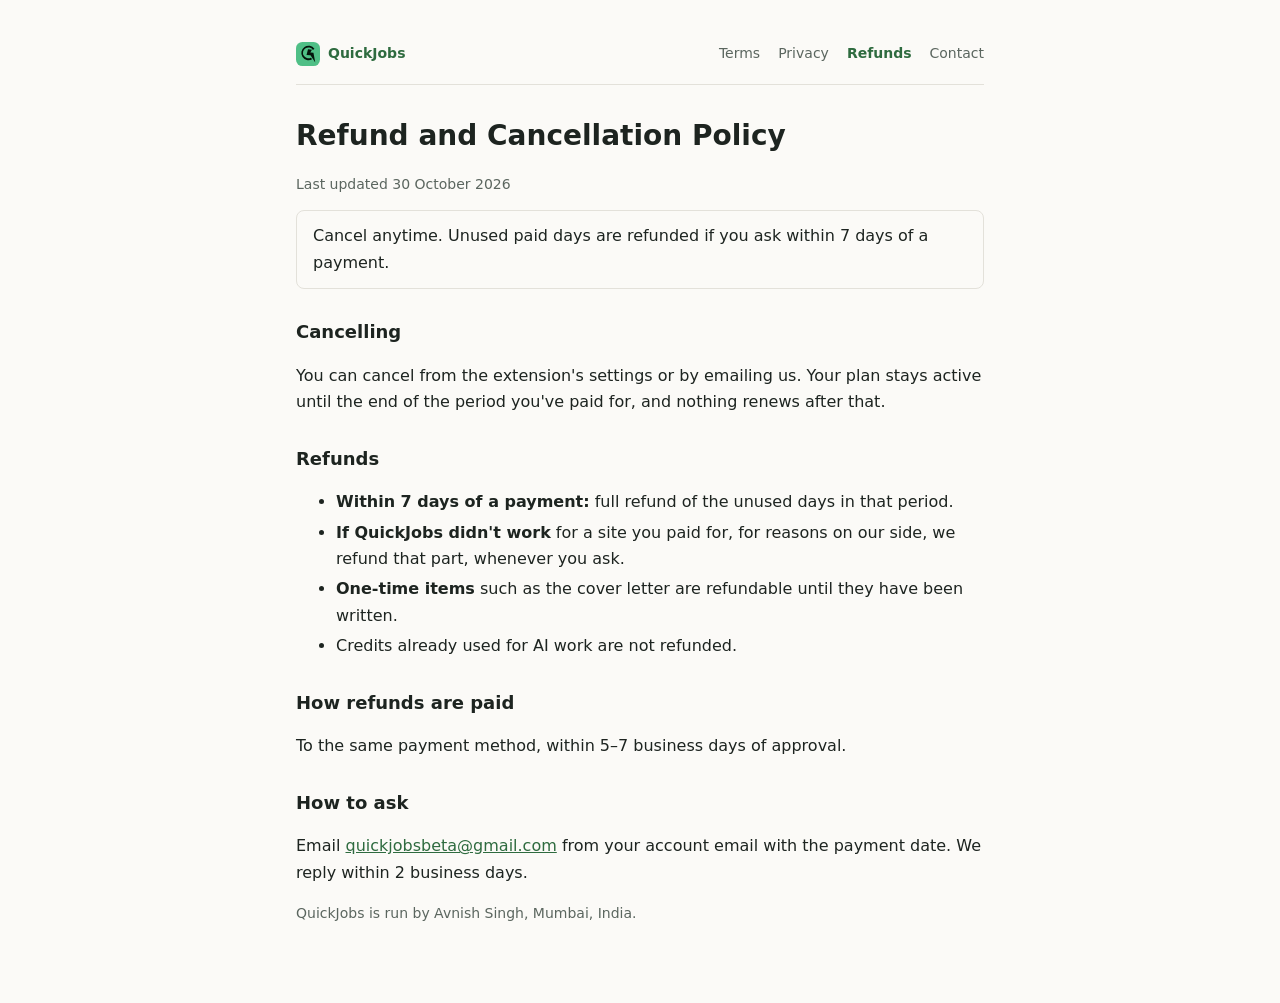
<file: site/refunds.html>
<!doctype html><html lang="en"><head><meta charset="utf-8"><script>/* clean addresses: /contact, not /contact.html */(function(){var p=location.pathname,c=p.replace(/\/index\.html$/,'/').replace(/\.html$/,'');if(c!==p&&/^https?:$/.test(location.protocol))history.replaceState(null,'',c+location.search+location.hash)})();</script><!-- Google Tag Manager --><script>(function(w,d,s,l,i){w[l]=w[l]||[];w[l].push({'gtm.start':new Date().getTime(),event:'gtm.js'});var f=d.getElementsByTagName(s)[0],j=d.createElement(s),dl=l!='dataLayer'?'&l='+l:'';j.async=true;j.src='https://www.googletagmanager.com/gtm.js?id='+i+dl;f.parentNode.insertBefore(j,f);})(window,document,'script','dataLayer','GTM-MXN8JF9W');</script><!-- End Google Tag Manager --><link rel="icon" href="favicon.ico?v=1109" sizes="any"><link rel="icon" href="favicon.svg?v=1109" type="image/svg+xml"><link rel="icon" href="favicon-32.png?v=1109" sizes="32x32" type="image/png"><link rel="apple-touch-icon" href="apple-touch-icon.png?v=1109"><meta name="theme-color" content="#08110d"><meta name="viewport" content="width=device-width,initial-scale=1"><title>Refund and Cancellation Policy · QuickJobs</title><meta name="description" content="How cancelling a QuickJobs plan works and when you can get a refund."><link rel="canonical" href="https://quickjobs.pro/refunds"><meta property="og:type" content="website"><meta property="og:site_name" content="QuickJobs"><meta property="og:url" content="https://quickjobs.pro/refunds"><meta property="og:title" content="Refund and Cancellation Policy · QuickJobs"><meta property="og:description" content="How cancelling a QuickJobs plan works and when you can get a refund."><meta property="og:image" content="https://quickjobs.pro/og.jpg?v=1"><meta property="og:image:width" content="1200"><meta property="og:image:height" content="630"><meta name="twitter:card" content="summary_large_image"><meta name="twitter:image" content="https://quickjobs.pro/og.jpg?v=1"><link rel="stylesheet" href="style.css"></head><body><!-- Google Tag Manager (noscript) --><noscript><iframe src="https://www.googletagmanager.com/ns.html?id=GTM-MXN8JF9W" height="0" width="0" style="display:none;visibility:hidden"></iframe></noscript><!-- End Google Tag Manager (noscript) --><main>
<nav><a class="logo" href="./" style="display:inline-flex;align-items:center;gap:8px;text-decoration:none"><svg viewBox="0 0 30 30" width="24" height="24" aria-hidden="true"><rect width="30" height="30" rx="8" fill="#4fbf86"/><g transform="translate(3.47 1.61) scale(.206)" fill="#04140b"><path d="M95 33 A44 44 0 1 0 81 97 L74 87 A33 33 0 1 1 86 40 Z"/><path d="M56 36 L80 39 L70 56 L89 58 L100 116 L71 72 L47 71 Z"/></g></svg>QuickJobs</a><a href="terms">Terms</a><a href="privacy">Privacy</a><a href="refunds" aria-current="page">Refunds</a><a href="contact">Contact</a></nav>
<h1>Refund and Cancellation Policy</h1><p class="date">Last updated 30 October 2026</p>
<div class="box">Cancel anytime. Unused paid days are refunded if you ask within 7 days of a payment.</div>
<h2>Cancelling</h2>
<p>You can cancel from the extension's settings or by emailing us. Your plan stays active until the end of the period you've paid for, and nothing renews after that.</p>
<h2>Refunds</h2>
<ul><li><b>Within 7 days of a payment:</b> full refund of the unused days in that period.</li>
<li><b>If QuickJobs didn't work</b> for a site you paid for, for reasons on our side, we refund that part, whenever you ask.</li>
<li><b>One-time items</b> such as the cover letter are refundable until they have been written.</li>
<li>Credits already used for AI work are not refunded.</li></ul>
<h2>How refunds are paid</h2>
<p>To the same payment method, within 5–7 business days of approval.</p>
<h2>How to ask</h2>
<p>Email <a href="mailto:quickjobsbeta@gmail.com">quickjobsbeta@gmail.com</a> from your account email with the payment date. We reply within 2 business days.</p>
<p class="date">QuickJobs is run by Avnish Singh, Mumbai, India.</p></main></body></html>
</file>
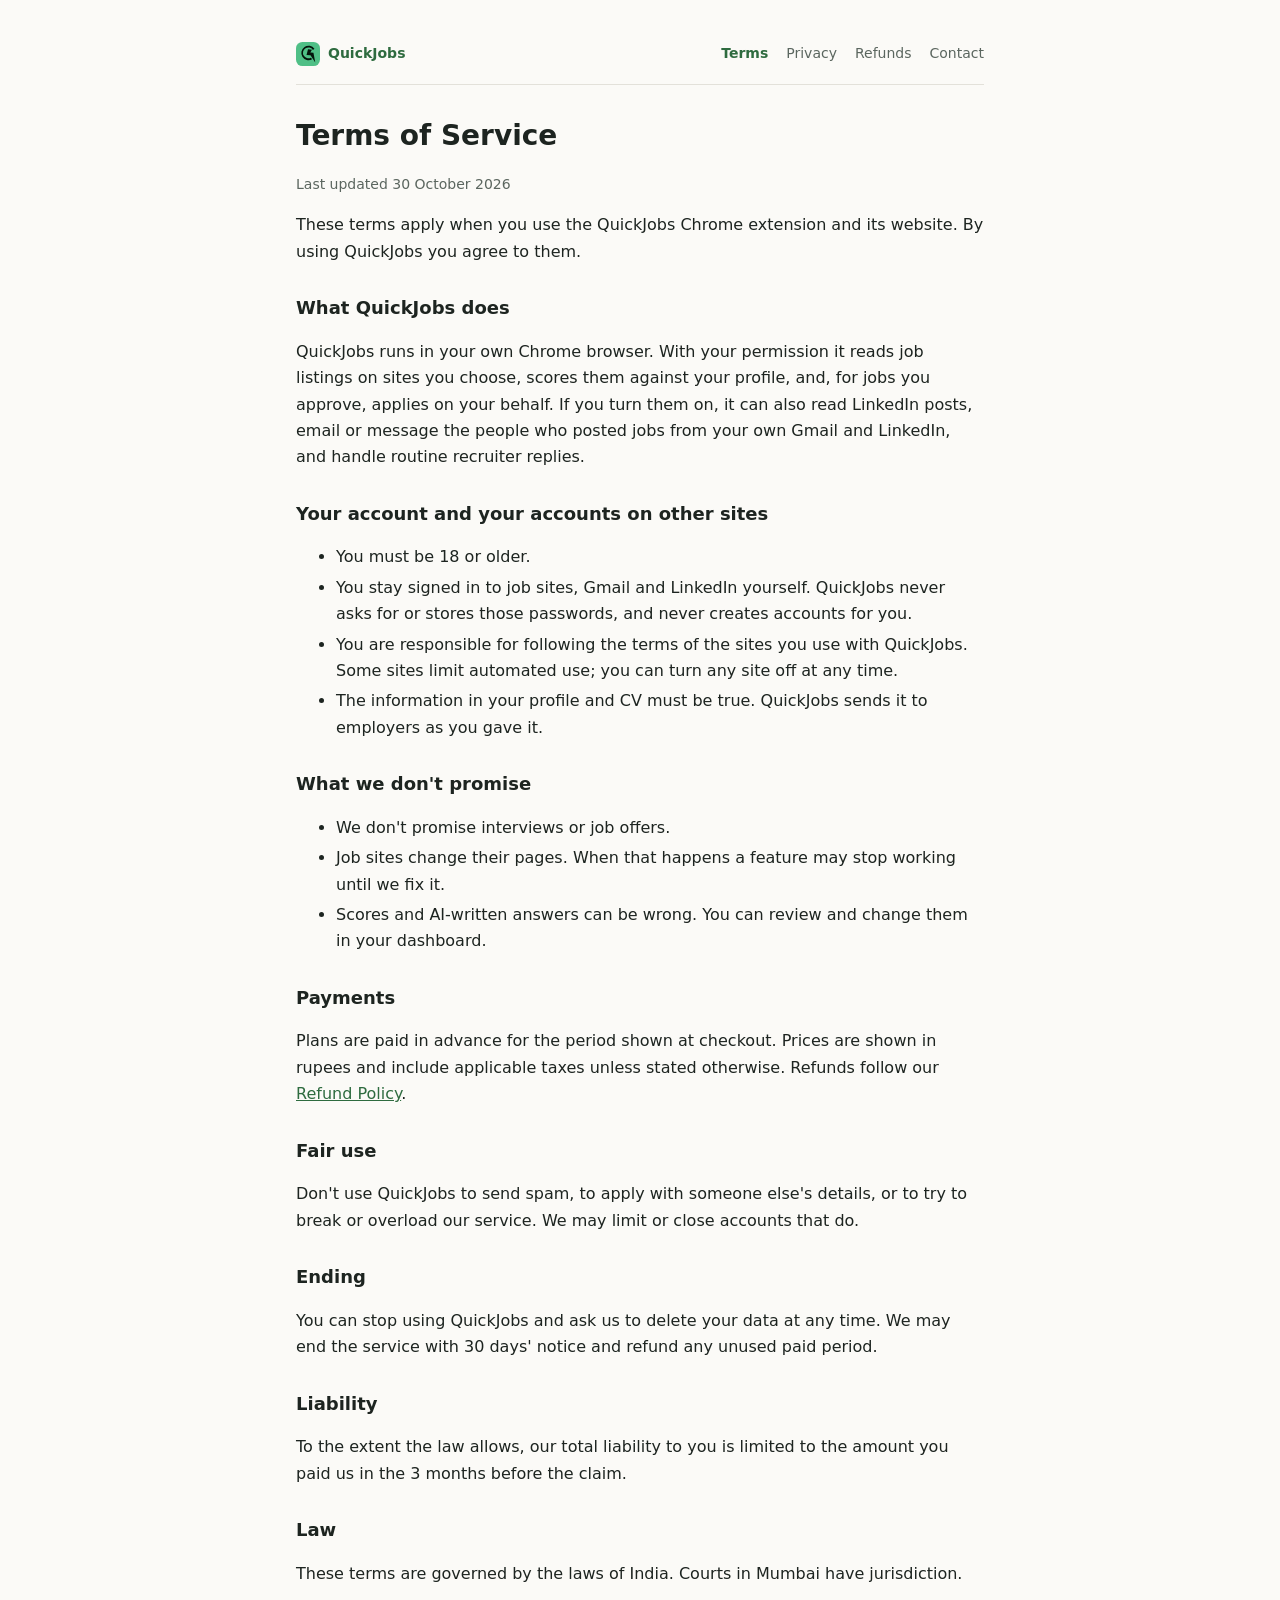
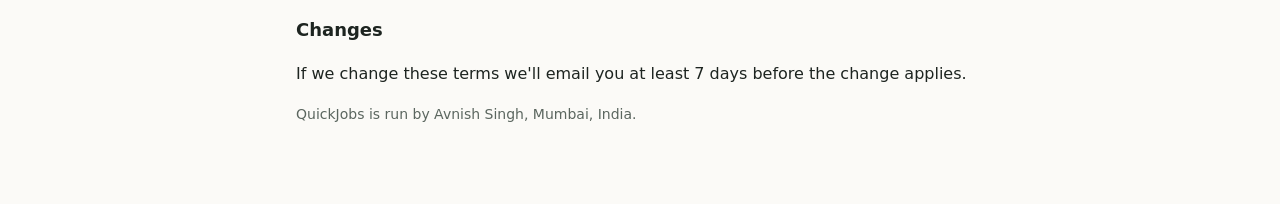
<file: site/terms.html>
<!doctype html><html lang="en"><head><meta charset="utf-8"><script>/* clean addresses: /contact, not /contact.html */(function(){var p=location.pathname,c=p.replace(/\/index\.html$/,'/').replace(/\.html$/,'');if(c!==p&&/^https?:$/.test(location.protocol))history.replaceState(null,'',c+location.search+location.hash)})();</script><!-- Google Tag Manager --><script>(function(w,d,s,l,i){w[l]=w[l]||[];w[l].push({'gtm.start':new Date().getTime(),event:'gtm.js'});var f=d.getElementsByTagName(s)[0],j=d.createElement(s),dl=l!='dataLayer'?'&l='+l:'';j.async=true;j.src='https://www.googletagmanager.com/gtm.js?id='+i+dl;f.parentNode.insertBefore(j,f);})(window,document,'script','dataLayer','GTM-MXN8JF9W');</script><!-- End Google Tag Manager --><link rel="icon" href="favicon.ico?v=1109" sizes="any"><link rel="icon" href="favicon.svg?v=1109" type="image/svg+xml"><link rel="icon" href="favicon-32.png?v=1109" sizes="32x32" type="image/png"><link rel="apple-touch-icon" href="apple-touch-icon.png?v=1109"><meta name="theme-color" content="#08110d"><meta name="viewport" content="width=device-width,initial-scale=1"><title>Terms of Service · QuickJobs</title><meta name="description" content="The terms for using QuickJobs, the AI job agent that searches Indian job sites and applies to jobs for you from your own Chrome."><link rel="canonical" href="https://quickjobs.pro/terms"><meta property="og:type" content="website"><meta property="og:site_name" content="QuickJobs"><meta property="og:url" content="https://quickjobs.pro/terms"><meta property="og:title" content="Terms of Service · QuickJobs"><meta property="og:description" content="The terms for using QuickJobs, the AI job agent that searches Indian job sites and applies to jobs for you from your own Chrome."><meta property="og:image" content="https://quickjobs.pro/og.jpg?v=1"><meta property="og:image:width" content="1200"><meta property="og:image:height" content="630"><meta name="twitter:card" content="summary_large_image"><meta name="twitter:image" content="https://quickjobs.pro/og.jpg?v=1"><link rel="stylesheet" href="style.css"></head><body><!-- Google Tag Manager (noscript) --><noscript><iframe src="https://www.googletagmanager.com/ns.html?id=GTM-MXN8JF9W" height="0" width="0" style="display:none;visibility:hidden"></iframe></noscript><!-- End Google Tag Manager (noscript) --><main>
<nav><a class="logo" href="./" style="display:inline-flex;align-items:center;gap:8px;text-decoration:none"><svg viewBox="0 0 30 30" width="24" height="24" aria-hidden="true"><rect width="30" height="30" rx="8" fill="#4fbf86"/><g transform="translate(3.47 1.61) scale(.206)" fill="#04140b"><path d="M95 33 A44 44 0 1 0 81 97 L74 87 A33 33 0 1 1 86 40 Z"/><path d="M56 36 L80 39 L70 56 L89 58 L100 116 L71 72 L47 71 Z"/></g></svg>QuickJobs</a><a href="terms" aria-current="page">Terms</a><a href="privacy">Privacy</a><a href="refunds">Refunds</a><a href="contact">Contact</a></nav>
<h1>Terms of Service</h1><p class="date">Last updated 30 October 2026</p>
<p>These terms apply when you use the QuickJobs Chrome extension and its website. By using QuickJobs you agree to them.</p>
<h2>What QuickJobs does</h2>
<p>QuickJobs runs in your own Chrome browser. With your permission it reads job listings on sites you choose, scores them against your profile, and, for jobs you approve, applies on your behalf. If you turn them on, it can also read LinkedIn posts, email or message the people who posted jobs from your own Gmail and LinkedIn, and handle routine recruiter replies.</p>
<h2>Your account and your accounts on other sites</h2>
<ul><li>You must be 18 or older.</li>
<li>You stay signed in to job sites, Gmail and LinkedIn yourself. QuickJobs never asks for or stores those passwords, and never creates accounts for you.</li>
<li>You are responsible for following the terms of the sites you use with QuickJobs. Some sites limit automated use; you can turn any site off at any time.</li>
<li>The information in your profile and CV must be true. QuickJobs sends it to employers as you gave it.</li></ul>
<h2>What we don't promise</h2>
<ul><li>We don't promise interviews or job offers.</li>
<li>Job sites change their pages. When that happens a feature may stop working until we fix it.</li>
<li>Scores and AI-written answers can be wrong. You can review and change them in your dashboard.</li></ul>
<h2>Payments</h2>
<p>Plans are paid in advance for the period shown at checkout. Prices are shown in rupees and include applicable taxes unless stated otherwise. Refunds follow our <a href="refunds">Refund Policy</a>.</p>
<h2>Fair use</h2>
<p>Don't use QuickJobs to send spam, to apply with someone else's details, or to try to break or overload our service. We may limit or close accounts that do.</p>
<h2>Ending</h2>
<p>You can stop using QuickJobs and ask us to delete your data at any time. We may end the service with 30 days' notice and refund any unused paid period.</p>
<h2>Liability</h2>
<p>To the extent the law allows, our total liability to you is limited to the amount you paid us in the 3 months before the claim.</p>
<h2>Law</h2>
<p>These terms are governed by the laws of India. Courts in Mumbai have jurisdiction.</p>
<h2>Changes</h2>
<p>If we change these terms we'll email you at least 7 days before the change applies.</p>
<p class="date">QuickJobs is run by Avnish Singh, Mumbai, India.</p></main></body></html>
</file>
<file: site/style.css>
:root{--ink:#1d2420;--muted:#5b665f;--bg:#fbfaf7;--line:#e3e1da;--brand:#2e6b3f}
@media (prefers-color-scheme:dark){:root{--ink:#e8ece9;--muted:#a3ada6;--bg:#151a17;--line:#2c342f;--brand:#7cc495}}
*{box-sizing:border-box}body{margin:0;background:var(--bg);color:var(--ink);font:16px/1.65 system-ui,-apple-system,"Segoe UI",sans-serif}
main{max-width:720px;margin:0 auto;padding:32px 16px 64px}
nav{display:flex;flex-wrap:wrap;align-items:center;gap:0 18px;padding-bottom:8px;border-bottom:1px solid var(--line);font-size:14px}
nav a{display:inline-flex;align-items:center;min-height:44px}
@media (max-width:480px){main{padding-top:16px}nav .logo{flex-basis:100%}h1{font-size:26px;margin-top:22px}ul{padding-left:20px}}
nav a{color:var(--muted);text-decoration:none}nav a[aria-current]{color:var(--brand);font-weight:600}
.logo{color:var(--brand);font-weight:700;margin-right:auto}
h1{font-size:28px;margin:28px 0 4px}h2{font-size:18px;margin:28px 0 6px}.date{color:var(--muted);font-size:14px}
a{color:var(--brand)}li{margin:4px 0}.box{border:1px solid var(--line);border-radius:8px;padding:12px 16px}
</file>
